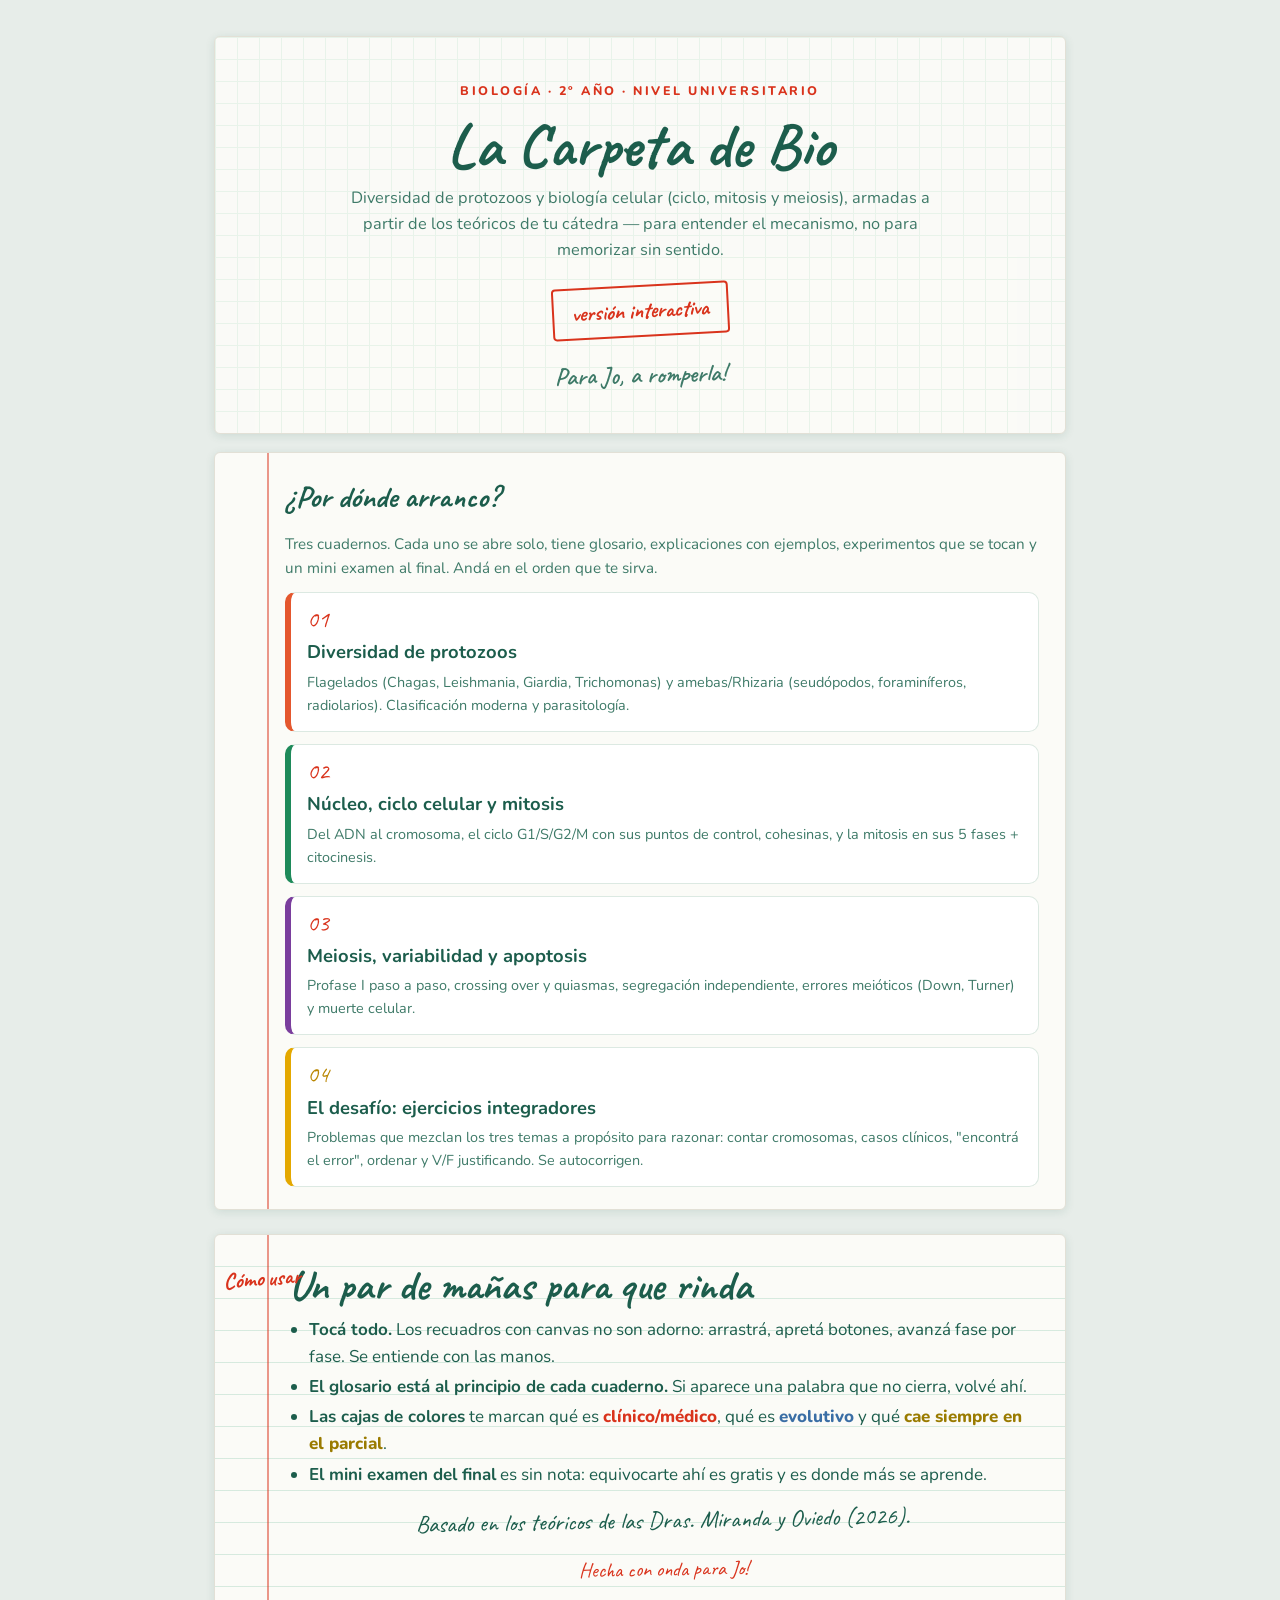
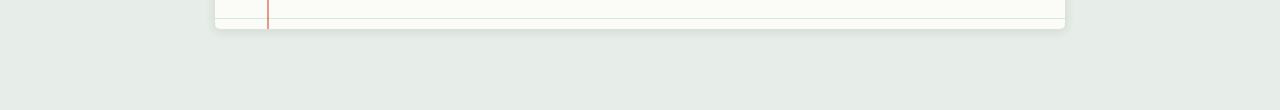
<file: index.html>
<!DOCTYPE html>
<html lang="es">
<head>
<meta charset="UTF-8">
<meta name="viewport" content="width=device-width, initial-scale=1.0">
<title>La Carpeta de Biología · Jo</title>
<link rel="preconnect" href="https://fonts.googleapis.com">
<link href="https://fonts.googleapis.com/css2?family=Caveat:wght@600;700&family=Nunito:wght@400;600;700;800&display=swap" rel="stylesheet">
<link rel="stylesheet" href="estilos.css">
</head>
<body>
<div class="carpeta">

  <header class="caratula">
    <div class="materia">Biología · 2º año · Nivel universitario</div>
    <h1>La Carpeta de Bio</h1>
    <p class="sub">Diversidad de protozoos y biología celular (ciclo, mitosis y meiosis), armadas a partir de los teóricos de tu cátedra — para entender el mecanismo, no para memorizar sin sentido.</p>
    <div class="sello">versión interactiva</div>
    <div class="dedicatoria">Para Jo, a romperla!</div>
  </header>

  <nav class="indice">
    <h2>¿Por dónde arranco?</h2>
    <p style="margin:0 0 12px;color:var(--tinta-suave);font-size:.95rem">Tres cuadernos. Cada uno se abre solo, tiene glosario, explicaciones con ejemplos, experimentos que se tocan y un mini examen al final. Andá en el orden que te sirva.</p>
    <div class="temas">
      <a class="tema-card proto" href="protozoos.html">
        <span class="n">01</span>
        <h3>Diversidad de protozoos</h3>
        <p>Flagelados (Chagas, Leishmania, Giardia, Trichomonas) y amebas/Rhizaria (seudópodos, foraminíferos, radiolarios). Clasificación moderna y parasitología.</p>
      </a>
      <a class="tema-card mit" href="ciclo-mitosis.html">
        <span class="n">02</span>
        <h3>Núcleo, ciclo celular y mitosis</h3>
        <p>Del ADN al cromosoma, el ciclo G1/S/G2/M con sus puntos de control, cohesinas, y la mitosis en sus 5 fases + citocinesis.</p>
      </a>
      <a class="tema-card mei" href="meiosis.html">
        <span class="n">03</span>
        <h3>Meiosis, variabilidad y apoptosis</h3>
        <p>Profase I paso a paso, crossing over y quiasmas, segregación independiente, errores meióticos (Down, Turner) y muerte celular.</p>
      </a>
      <a class="tema-card des" href="ejercicios.html">
        <span class="n">04</span>
        <h3>El desafío: ejercicios integradores</h3>
        <p>Problemas que mezclan los tres temas a propósito para razonar: contar cromosomas, casos clínicos, "encontrá el error", ordenar y V/F justificando. Se autocorrigen.</p>
      </a>
    </div>
  </nav>

  <section class="hoja">
    <span class="num">Cómo usar</span>
    <h2>Un par de mañas para que rinda</h2>
    <ul>
      <li><b>Tocá todo.</b> Los recuadros con canvas no son adorno: arrastrá, apretá botones, avanzá fase por fase. Se entiende con las manos.</li>
      <li><b>El glosario está al principio de cada cuaderno.</b> Si aparece una palabra que no cierra, volvé ahí.</li>
      <li><b>Las cajas de colores</b> te marcan qué es <span class="rojo">clínico/médico</span>, qué es <span class="azul">evolutivo</span> y qué <span style="color:#9a7b00;font-weight:800">cae siempre en el parcial</span>.</li>
      <li><b>El mini examen del final</b> es sin nota: equivocarte ahí es gratis y es donde más se aprende.</li>
    </ul>
    <p class="cierre">Basado en los teóricos de las Dras. Miranda y Oviedo (2026).</p>
    <p class="cierre chico">Hecha con onda para Jo!</p>
  </section>

</div>
</body>
</html>
</file>
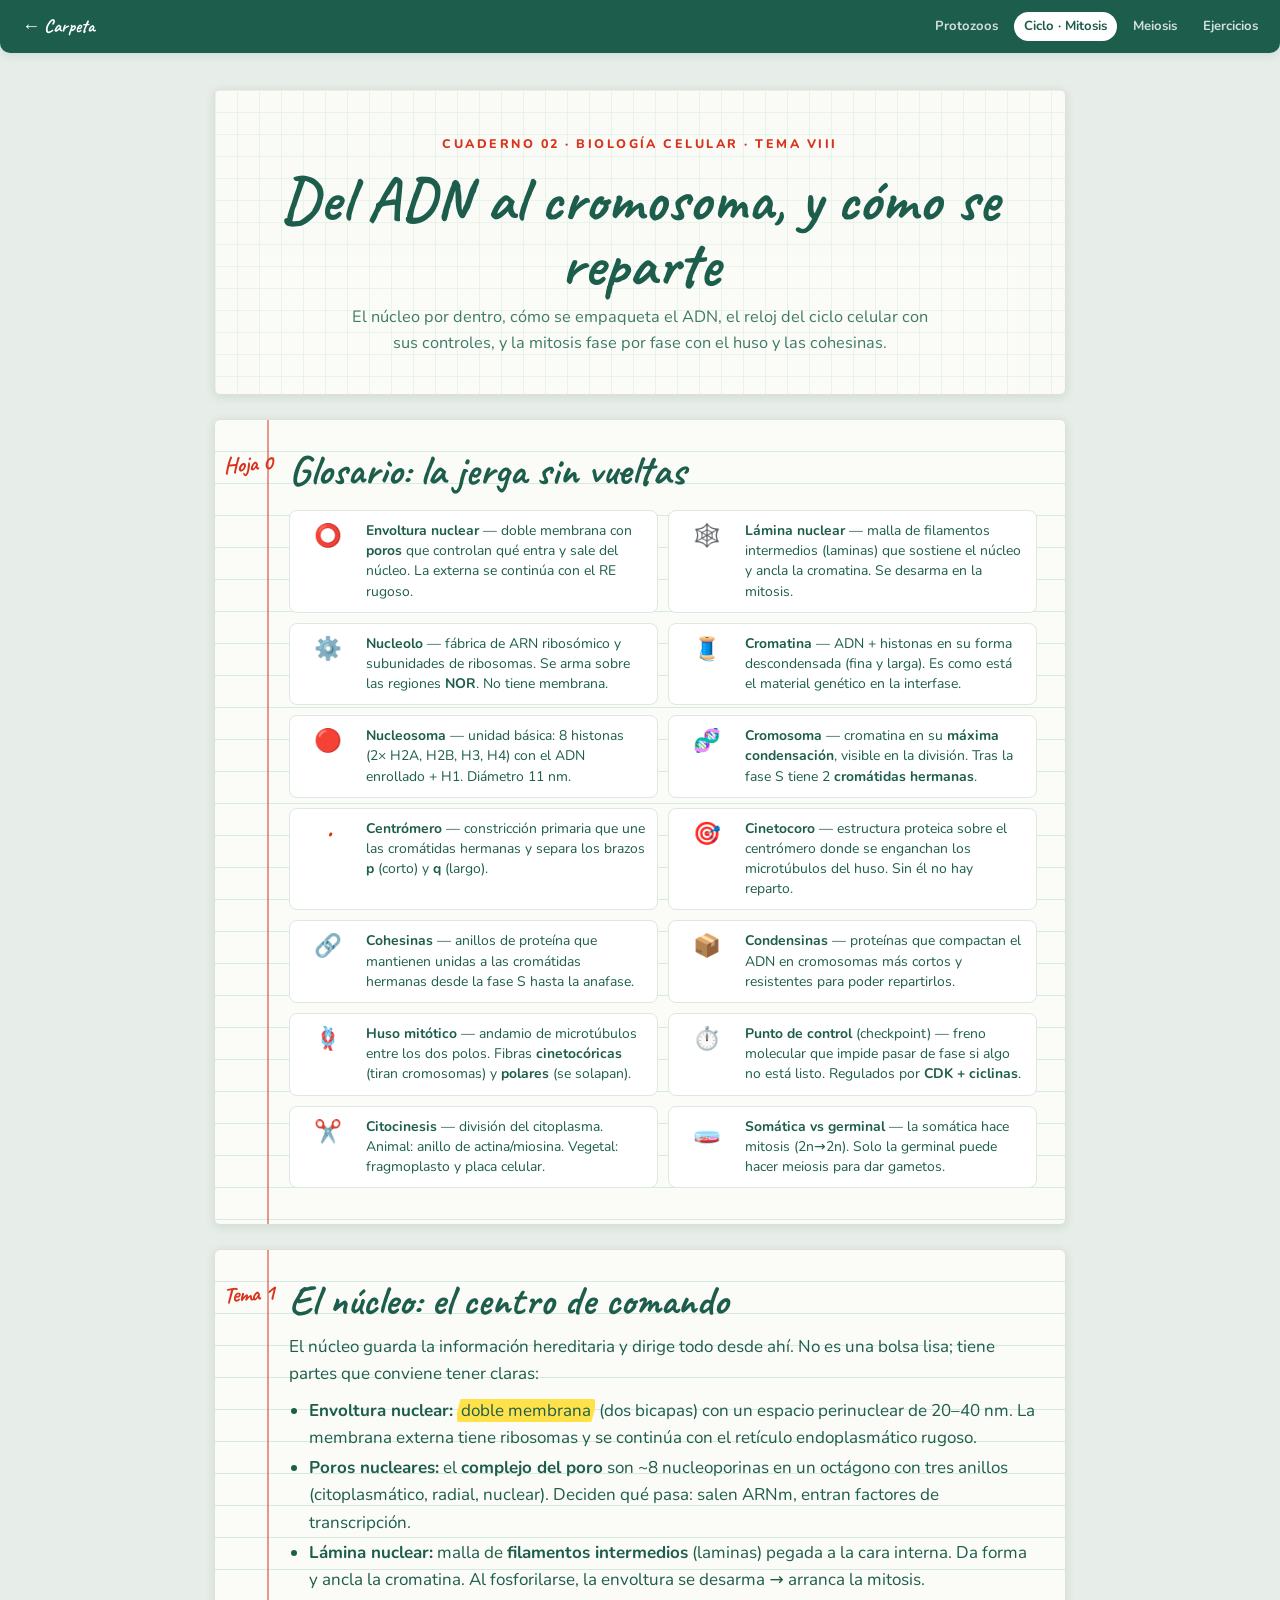
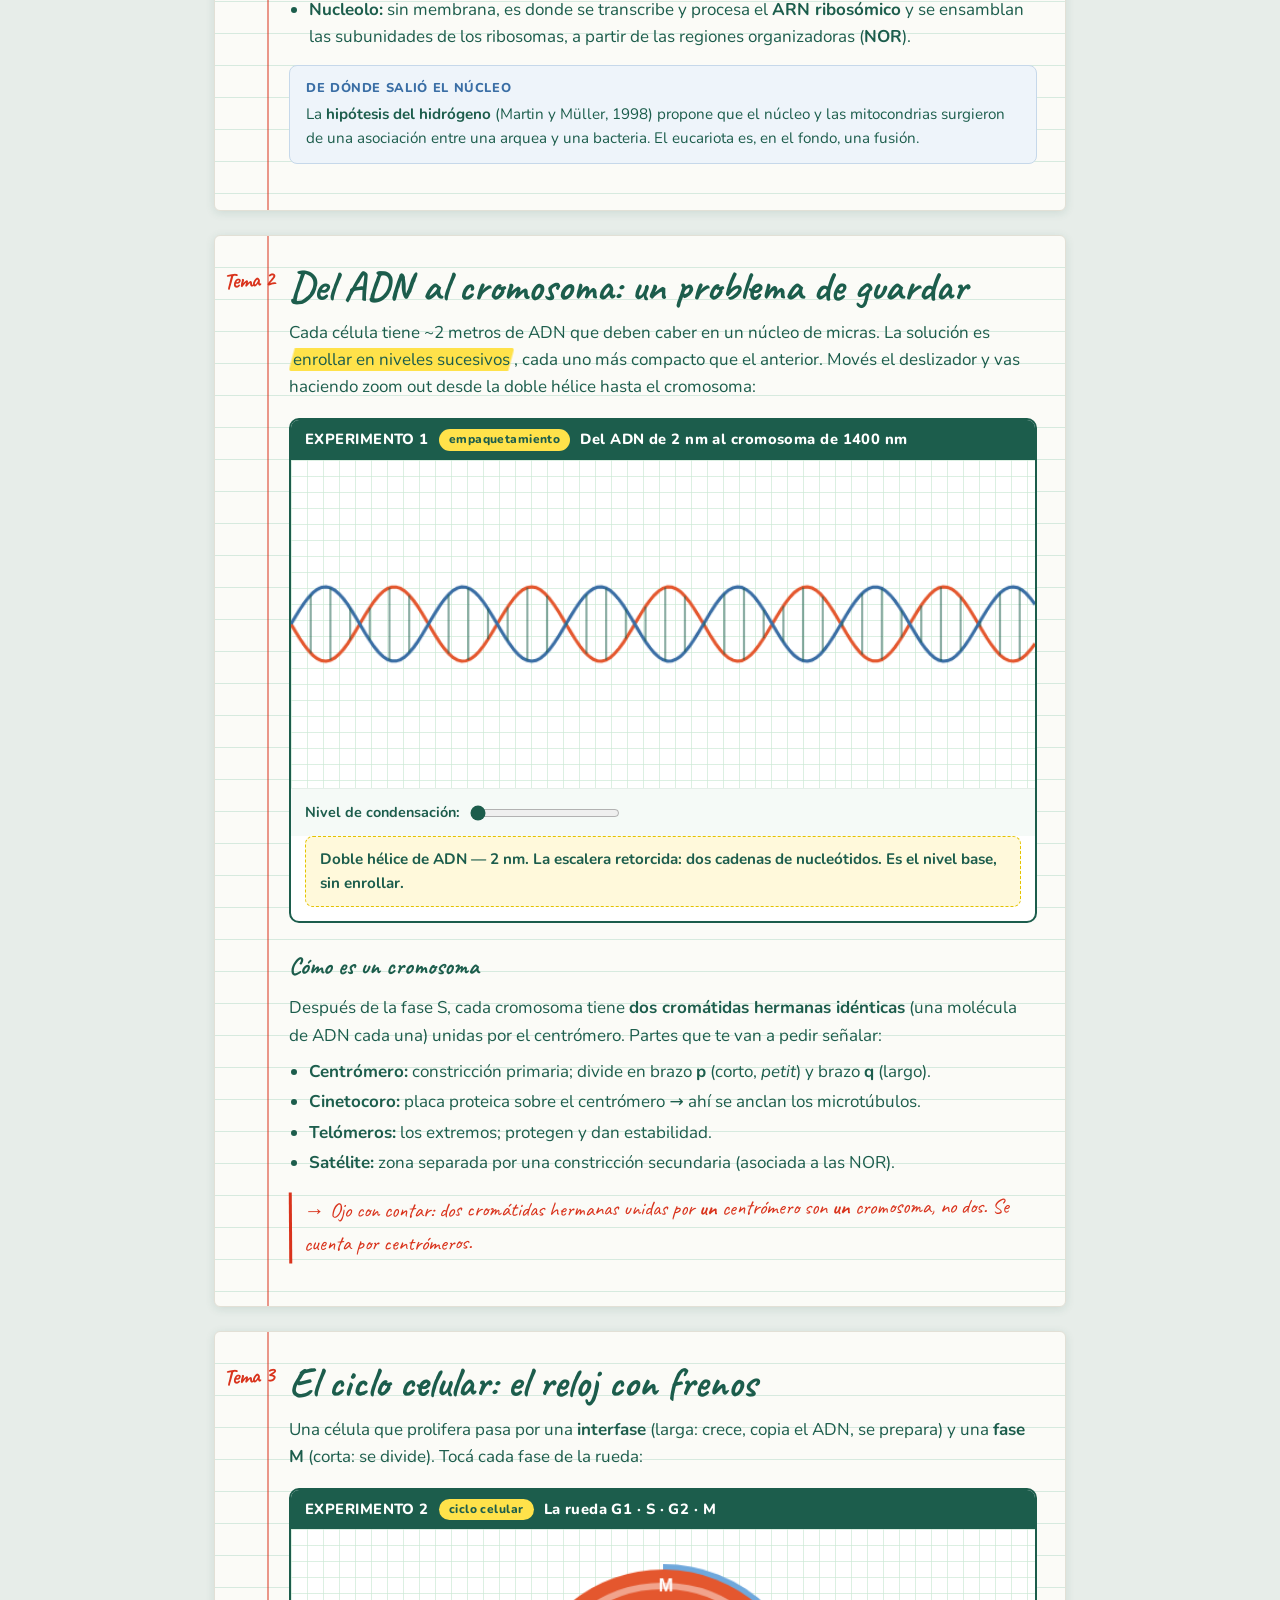
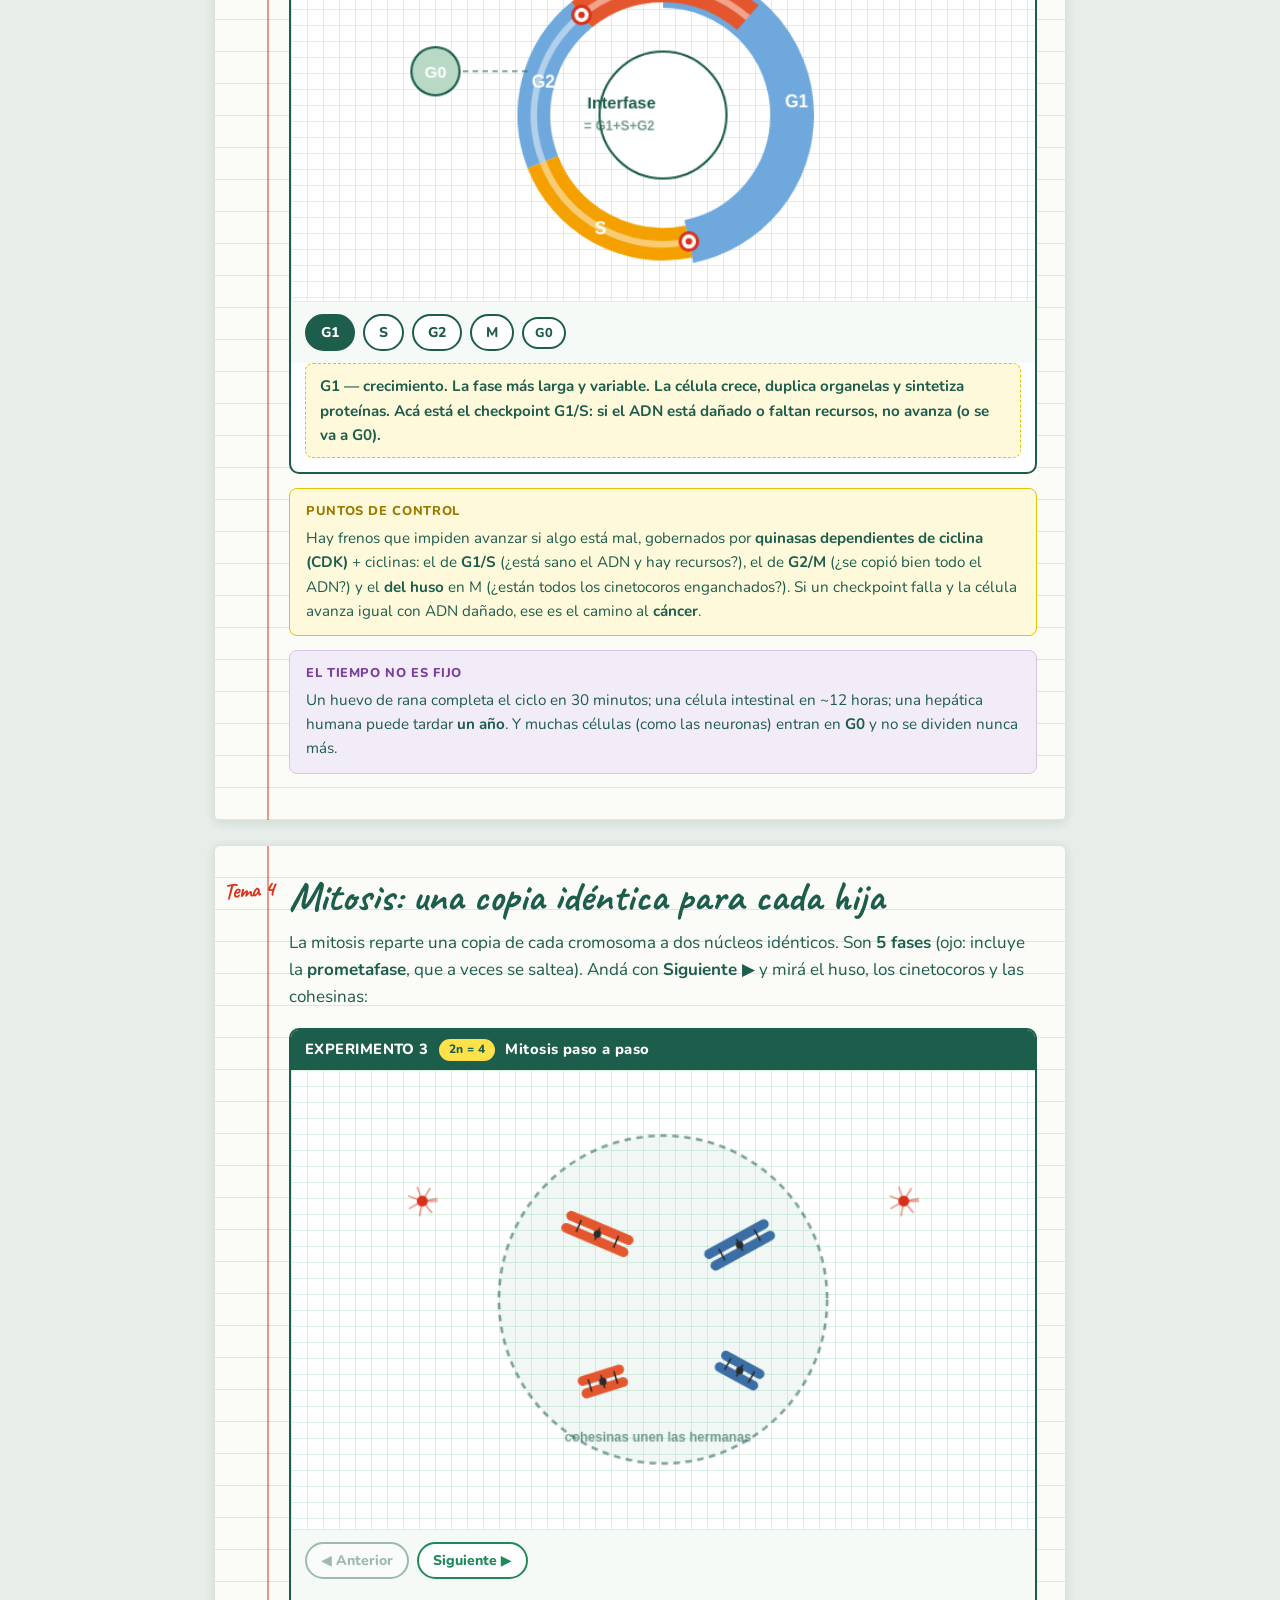
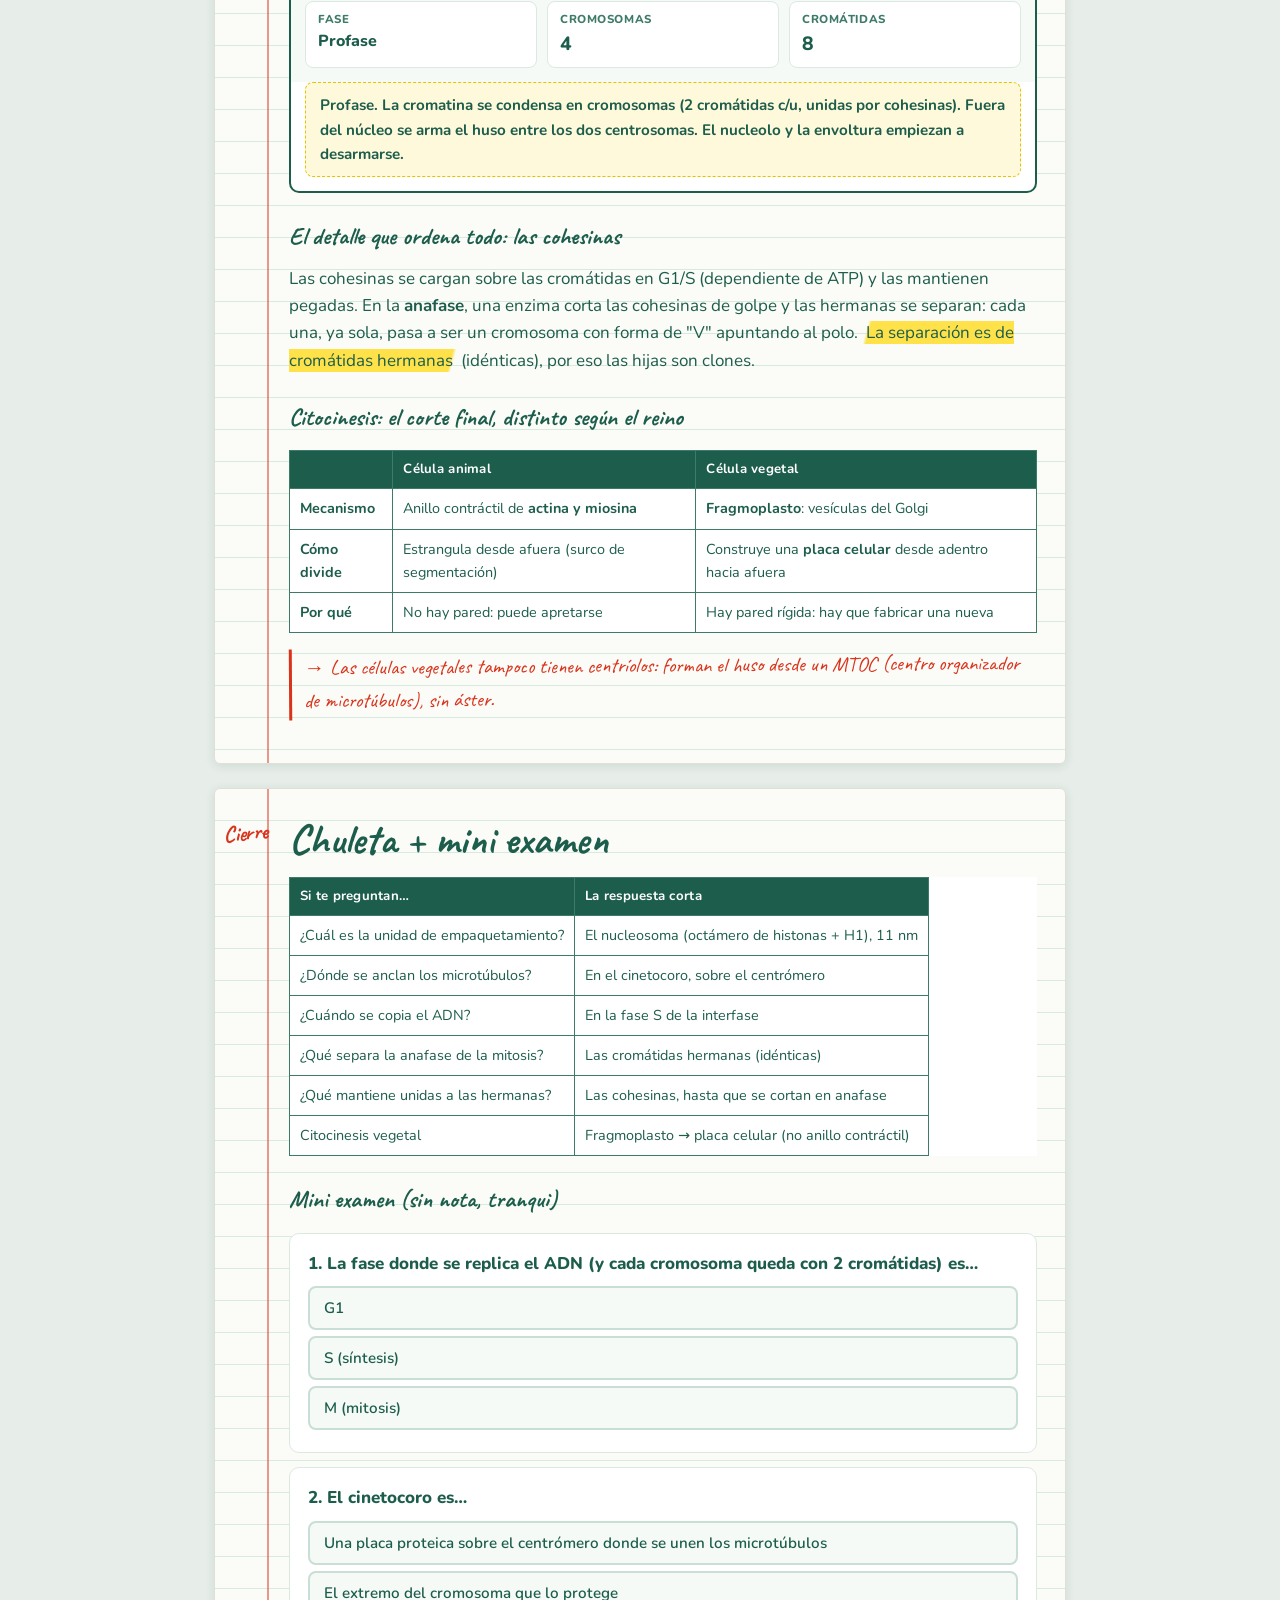
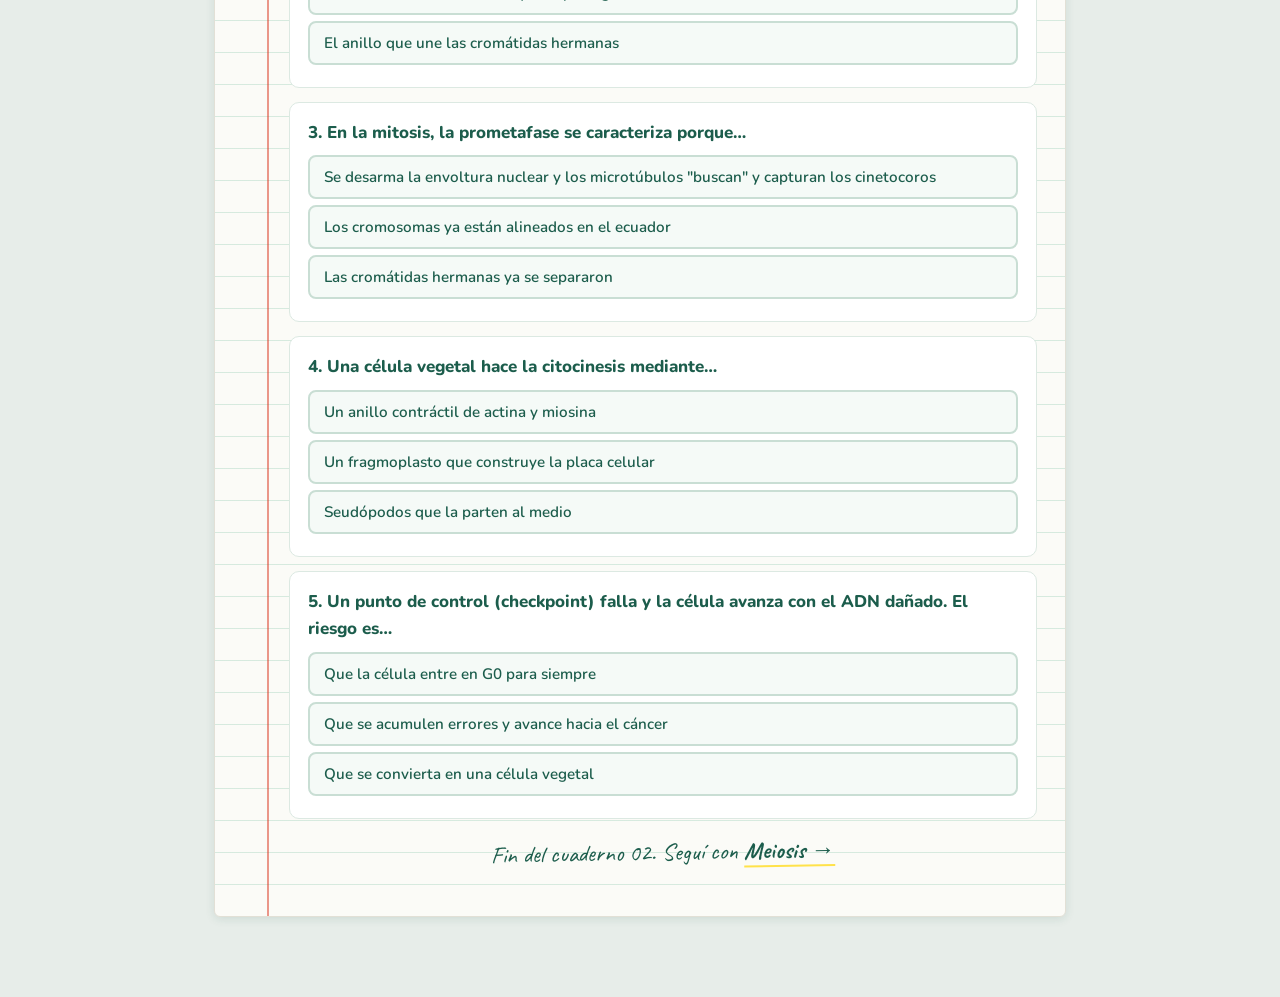
<file: ciclo-mitosis.html>
<!DOCTYPE html>
<html lang="es">
<head>
<meta charset="UTF-8">
<meta name="viewport" content="width=device-width, initial-scale=1.0">
<title>02 · Núcleo, ciclo celular y mitosis</title>
<link rel="preconnect" href="https://fonts.googleapis.com">
<link href="https://fonts.googleapis.com/css2?family=Caveat:wght@600;700&family=Nunito:wght@400;600;700;800&display=swap" rel="stylesheet">
<link rel="stylesheet" href="estilos.css">
</head>
<body>
<nav class="navbar">
  <a class="inicio" href="index.html">← Carpeta</a>
  <a href="protozoos.html">Protozoos</a>
  <a class="actual" href="ciclo-mitosis.html">Ciclo · Mitosis</a>
  <a href="meiosis.html">Meiosis</a>
  <a href="ejercicios.html">Ejercicios</a>
</nav>
<div class="carpeta">

  <header class="caratula">
    <div class="materia">Cuaderno 02 · Biología celular · Tema VIII</div>
    <h1>Del ADN al cromosoma, y cómo se reparte</h1>
    <p class="sub">El núcleo por dentro, cómo se empaqueta el ADN, el reloj del ciclo celular con sus controles, y la mitosis fase por fase con el huso y las cohesinas.</p>
  </header>

  <!-- GLOSARIO -->
  <section class="hoja" id="glosario">
    <span class="num">Hoja 0</span>
    <h2>Glosario: la jerga sin vueltas</h2>
    <div class="glosario-grid">
      <div class="termino"><span class="simbolo">⭕</span><span class="def"><b>Envoltura nuclear</b> — doble membrana con <b>poros</b> que controlan qué entra y sale del núcleo. La externa se continúa con el RE rugoso.</span></div>
      <div class="termino"><span class="simbolo">🕸️</span><span class="def"><b>Lámina nuclear</b> — malla de filamentos intermedios (laminas) que sostiene el núcleo y ancla la cromatina. Se desarma en la mitosis.</span></div>
      <div class="termino"><span class="simbolo">⚙️</span><span class="def"><b>Nucleolo</b> — fábrica de ARN ribosómico y subunidades de ribosomas. Se arma sobre las regiones <b>NOR</b>. No tiene membrana.</span></div>
      <div class="termino"><span class="simbolo">🧵</span><span class="def"><b>Cromatina</b> — ADN + histonas en su forma descondensada (fina y larga). Es como está el material genético en la interfase.</span></div>
      <div class="termino"><span class="simbolo">🔴</span><span class="def"><b>Nucleosoma</b> — unidad básica: 8 histonas (2× H2A, H2B, H3, H4) con el ADN enrollado + H1. Diámetro 11 nm.</span></div>
      <div class="termino"><span class="simbolo">🧬</span><span class="def"><b>Cromosoma</b> — cromatina en su <b>máxima condensación</b>, visible en la división. Tras la fase S tiene 2 <b>cromátidas hermanas</b>.</span></div>
      <div class="termino"><span class="simbolo">•</span><span class="def"><b>Centrómero</b> — constricción primaria que une las cromátidas hermanas y separa los brazos <b>p</b> (corto) y <b>q</b> (largo).</span></div>
      <div class="termino"><span class="simbolo">🎯</span><span class="def"><b>Cinetocoro</b> — estructura proteica sobre el centrómero donde se enganchan los microtúbulos del huso. Sin él no hay reparto.</span></div>
      <div class="termino"><span class="simbolo">🔗</span><span class="def"><b>Cohesinas</b> — anillos de proteína que mantienen unidas a las cromátidas hermanas desde la fase S hasta la anafase.</span></div>
      <div class="termino"><span class="simbolo">📦</span><span class="def"><b>Condensinas</b> — proteínas que compactan el ADN en cromosomas más cortos y resistentes para poder repartirlos.</span></div>
      <div class="termino"><span class="simbolo">🪢</span><span class="def"><b>Huso mitótico</b> — andamio de microtúbulos entre los dos polos. Fibras <b>cinetocóricas</b> (tiran cromosomas) y <b>polares</b> (se solapan).</span></div>
      <div class="termino"><span class="simbolo">⏱️</span><span class="def"><b>Punto de control</b> (checkpoint) — freno molecular que impide pasar de fase si algo no está listo. Regulados por <b>CDK + ciclinas</b>.</span></div>
      <div class="termino"><span class="simbolo">✂️</span><span class="def"><b>Citocinesis</b> — división del citoplasma. Animal: anillo de actina/miosina. Vegetal: fragmoplasto y placa celular.</span></div>
      <div class="termino"><span class="simbolo">🧫</span><span class="def"><b>Somática vs germinal</b> — la somática hace mitosis (2n→2n). Solo la germinal puede hacer meiosis para dar gametos.</span></div>
    </div>
  </section>

  <!-- NÚCLEO -->
  <section class="hoja" id="nucleo">
    <span class="num">Tema 1</span>
    <h2>El núcleo: el centro de comando</h2>
    <p>El núcleo guarda la información hereditaria y dirige todo desde ahí. No es una bolsa lisa; tiene partes que conviene tener claras:</p>
    <ul>
      <li><b>Envoltura nuclear:</b> <mark>doble membrana</mark> (dos bicapas) con un espacio perinuclear de 20–40 nm. La membrana externa tiene ribosomas y se continúa con el retículo endoplasmático rugoso.</li>
      <li><b>Poros nucleares:</b> el <b>complejo del poro</b> son ~8 nucleoporinas en un octágono con tres anillos (citoplasmático, radial, nuclear). Deciden qué pasa: salen ARNm, entran factores de transcripción.</li>
      <li><b>Lámina nuclear:</b> malla de <b>filamentos intermedios</b> (laminas) pegada a la cara interna. Da forma y ancla la cromatina. Al fosforilarse, la envoltura se desarma → arranca la mitosis.</li>
      <li><b>Nucleolo:</b> sin membrana, es donde se transcribe y procesa el <b>ARN ribosómico</b> y se ensamblan las subunidades de los ribosomas, a partir de las regiones organizadoras (<b>NOR</b>).</li>
    </ul>
    <div class="caja evolutivo"><span class="cab">De dónde salió el núcleo</span>La <b>hipótesis del hidrógeno</b> (Martin y Müller, 1998) propone que el núcleo y las mitocondrias surgieron de una asociación entre una arquea y una bacteria. El eucariota es, en el fondo, una fusión.</div>
  </section>

  <!-- EMPAQUETAMIENTO -->
  <section class="hoja" id="empaquetamiento">
    <span class="num">Tema 2</span>
    <h2>Del ADN al cromosoma: un problema de guardar</h2>
    <p>Cada célula tiene ~2 metros de ADN que deben caber en un núcleo de micras. La solución es <mark>enrollar en niveles sucesivos</mark>, cada uno más compacto que el anterior. Movés el deslizador y vas haciendo zoom out desde la doble hélice hasta el cromosoma:</p>

    <div class="experimento">
      <div class="titulo">EXPERIMENTO 1 <span class="tag">empaquetamiento</span> Del ADN de 2 nm al cromosoma de 1400 nm</div>
      <canvas id="cvpack" class="lienzo" width="680" height="300"></canvas>
      <div class="panel">
        <div class="grupo" style="flex:1">
          <label for="pack">Nivel de condensación:</label>
          <input type="range" id="pack" min="0" max="4" step="1" value="0">
        </div>
      </div>
      <div class="veredicto" id="pack_v"></div>
    </div>

    <h3>Cómo es un cromosoma</h3>
    <p>Después de la fase S, cada cromosoma tiene <b>dos cromátidas hermanas idénticas</b> (una molécula de ADN cada una) unidas por el centrómero. Partes que te van a pedir señalar:</p>
    <ul>
      <li><b>Centrómero:</b> constricción primaria; divide en brazo <b>p</b> (corto, <i>petit</i>) y brazo <b>q</b> (largo).</li>
      <li><b>Cinetocoro:</b> placa proteica sobre el centrómero → ahí se anclan los microtúbulos.</li>
      <li><b>Telómeros:</b> los extremos; protegen y dan estabilidad.</li>
      <li><b>Satélite:</b> zona separada por una constricción secundaria (asociada a las NOR).</li>
    </ul>
    <div class="nota">→ Ojo con contar: dos cromátidas hermanas unidas por <b>un</b> centrómero son <b>un</b> cromosoma, no dos. Se cuenta por centrómeros.</div>
  </section>

  <!-- CICLO CELULAR -->
  <section class="hoja" id="ciclo">
    <span class="num">Tema 3</span>
    <h2>El ciclo celular: el reloj con frenos</h2>
    <p>Una célula que prolifera pasa por una <b>interfase</b> (larga: crece, copia el ADN, se prepara) y una <b>fase M</b> (corta: se divide). Tocá cada fase de la rueda:</p>

    <div class="experimento">
      <div class="titulo">EXPERIMENTO 2 <span class="tag">ciclo celular</span> La rueda G1 · S · G2 · M</div>
      <canvas id="cvciclo" class="lienzo" width="680" height="340"></canvas>
      <div class="panel">
        <div class="grupo">
          <button class="tab activo" data-fase="G1" id="cg1">G1</button>
          <button class="tab" data-fase="S" id="cs">S</button>
          <button class="tab" data-fase="G2" id="cg2">G2</button>
          <button class="tab" data-fase="M" id="cm">M</button>
          <button class="tab chico" data-fase="G0" id="cg0">G0</button>
        </div>
      </div>
      <div class="veredicto" id="ciclo_v"></div>
    </div>

    <div class="caja examen"><span class="cab">Puntos de control</span>Hay frenos que impiden avanzar si algo está mal, gobernados por <b>quinasas dependientes de ciclina (CDK)</b> + ciclinas: el de <b>G1/S</b> (¿está sano el ADN y hay recursos?), el de <b>G2/M</b> (¿se copió bien todo el ADN?) y el <b>del huso</b> en M (¿están todos los cinetocoros enganchados?). Si un checkpoint falla y la célula avanza igual con ADN dañado, ese es el camino al <b>cáncer</b>.</div>
    <div class="caja dato"><span class="cab">El tiempo no es fijo</span>Un huevo de rana completa el ciclo en 30 minutos; una célula intestinal en ~12 horas; una hepática humana puede tardar <b>un año</b>. Y muchas células (como las neuronas) entran en <b>G0</b> y no se dividen nunca más.</div>
  </section>

  <!-- MITOSIS -->
  <section class="hoja" id="mitosis">
    <span class="num">Tema 4</span>
    <h2>Mitosis: una copia idéntica para cada hija</h2>
    <p>La mitosis reparte una copia de cada cromosoma a dos núcleos idénticos. Son <b>5 fases</b> (ojo: incluye la <b>prometafase</b>, que a veces se saltea). Andá con <b>Siguiente ▶</b> y mirá el huso, los cinetocoros y las cohesinas:</p>

    <div class="experimento">
      <div class="titulo">EXPERIMENTO 3 <span class="tag">2n = 4</span> Mitosis paso a paso</div>
      <canvas id="cvmit" class="lienzo" width="680" height="420"></canvas>
      <div class="panel">
        <div class="grupo">
          <button class="tab" id="mprev">◀ Anterior</button>
          <button class="tab go" id="mnext">Siguiente ▶</button>
        </div>
      </div>
      <div class="marcadores">
        <div class="marcador"><div class="k">Fase</div><div class="v" id="mfase" style="font-size:1rem">Profase</div></div>
        <div class="marcador"><div class="k">Cromosomas</div><div class="v" id="mcrom">4</div></div>
        <div class="marcador"><div class="k">Cromátidas</div><div class="v" id="mcrt">8</div></div>
      </div>
      <div class="veredicto" id="mit_v"></div>
    </div>

    <h3>El detalle que ordena todo: las cohesinas</h3>
    <p>Las cohesinas se cargan sobre las cromátidas en G1/S (dependiente de ATP) y las mantienen pegadas. En la <b>anafase</b>, una enzima corta las cohesinas de golpe y las hermanas se separan: cada una, ya sola, pasa a ser un cromosoma con forma de "V" apuntando al polo. <mark>La separación es de cromátidas hermanas</mark> (idénticas), por eso las hijas son clones.</p>

    <h3>Citocinesis: el corte final, distinto según el reino</h3>
    <table class="chuleta">
      <thead><tr><th></th><th>Célula animal</th><th>Célula vegetal</th></tr></thead>
      <tbody>
        <tr><td><b>Mecanismo</b></td><td>Anillo contráctil de <b>actina y miosina</b></td><td><b>Fragmoplasto</b>: vesículas del Golgi</td></tr>
        <tr><td><b>Cómo divide</b></td><td>Estrangula desde afuera (surco de segmentación)</td><td>Construye una <b>placa celular</b> desde adentro hacia afuera</td></tr>
        <tr><td><b>Por qué</b></td><td>No hay pared: puede apretarse</td><td>Hay pared rígida: hay que fabricar una nueva</td></tr>
      </tbody>
    </table>
    <div class="nota">→ Las células vegetales tampoco tienen centríolos: forman el huso desde un MTOC (centro organizador de microtúbulos), sin áster.</div>
  </section>

  <!-- CHULETA + QUIZ -->
  <section class="hoja" id="chuleta">
    <span class="num">Cierre</span>
    <h2>Chuleta + mini examen</h2>
    <table class="chuleta">
      <thead><tr><th>Si te preguntan…</th><th>La respuesta corta</th></tr></thead>
      <tbody>
        <tr><td>¿Cuál es la unidad de empaquetamiento?</td><td>El nucleosoma (octámero de histonas + H1), 11 nm</td></tr>
        <tr><td>¿Dónde se anclan los microtúbulos?</td><td>En el cinetocoro, sobre el centrómero</td></tr>
        <tr><td>¿Cuándo se copia el ADN?</td><td>En la fase S de la interfase</td></tr>
        <tr><td>¿Qué separa la anafase de la mitosis?</td><td>Las cromátidas hermanas (idénticas)</td></tr>
        <tr><td>¿Qué mantiene unidas a las hermanas?</td><td>Las cohesinas, hasta que se cortan en anafase</td></tr>
        <tr><td>Citocinesis vegetal</td><td>Fragmoplasto → placa celular (no anillo contráctil)</td></tr>
      </tbody>
    </table>

    <h3>Mini examen (sin nota, tranqui)</h3>

    <div class="pregunta">
      <p class="q">1. La fase donde se replica el ADN (y cada cromosoma queda con 2 cromátidas) es…</p>
      <button class="opcion" data-q="1" data-ok="">G1</button>
      <button class="opcion" data-q="1" data-ok="0">S (síntesis)</button>
      <button class="opcion" data-q="1" data-ok="">M (mitosis)</button>
      <div class="feedback" id="f1"></div>
    </div>

    <div class="pregunta">
      <p class="q">2. El cinetocoro es…</p>
      <button class="opcion" data-q="2" data-ok="0">Una placa proteica sobre el centrómero donde se unen los microtúbulos</button>
      <button class="opcion" data-q="2" data-ok="">El extremo del cromosoma que lo protege</button>
      <button class="opcion" data-q="2" data-ok="">El anillo que une las cromátidas hermanas</button>
      <div class="feedback" id="f2"></div>
    </div>

    <div class="pregunta">
      <p class="q">3. En la mitosis, la prometafase se caracteriza porque…</p>
      <button class="opcion" data-q="3" data-ok="0">Se desarma la envoltura nuclear y los microtúbulos "buscan" y capturan los cinetocoros</button>
      <button class="opcion" data-q="3" data-ok="">Los cromosomas ya están alineados en el ecuador</button>
      <button class="opcion" data-q="3" data-ok="">Las cromátidas hermanas ya se separaron</button>
      <div class="feedback" id="f3"></div>
    </div>

    <div class="pregunta">
      <p class="q">4. Una célula vegetal hace la citocinesis mediante…</p>
      <button class="opcion" data-q="4" data-ok="">Un anillo contráctil de actina y miosina</button>
      <button class="opcion" data-q="4" data-ok="0">Un fragmoplasto que construye la placa celular</button>
      <button class="opcion" data-q="4" data-ok="">Seudópodos que la parten al medio</button>
      <div class="feedback" id="f4"></div>
    </div>

    <div class="pregunta">
      <p class="q">5. Un punto de control (checkpoint) falla y la célula avanza con el ADN dañado. El riesgo es…</p>
      <button class="opcion" data-q="5" data-ok="">Que la célula entre en G0 para siempre</button>
      <button class="opcion" data-q="5" data-ok="0">Que se acumulen errores y avance hacia el cáncer</button>
      <button class="opcion" data-q="5" data-ok="">Que se convierta en una célula vegetal</button>
      <div class="feedback" id="f5"></div>
    </div>

    <p class="cierre">Fin del cuaderno 02. Seguí con <a class="link" href="meiosis.html">Meiosis →</a></p>
  </section>

</div>
<script src="comun.js"></script>
<script>
window.EXPLICA = {
  "1":"El ADN se replica en la fase S. Antes (G1) el cromosoma tiene 1 cromátida; después (G2, M) tiene 2 hermanas unidas por cohesinas.",
  "2":"El cinetocoro es la placa proteica sobre el centrómero: el punto de anclaje de los microtúbulos del huso. Sin cinetocoro no hay reparto.",
  "3":"En prometafase la envoltura ya se fragmentó y los microtúbulos, con movimientos dinámicos, capturan los cinetocoros y arrastran los cromosomas al centro.",
  "4":"Como tiene pared rígida, la vegetal construye una placa celular desde adentro con vesículas del Golgi (fragmoplasto). El anillo de actina/miosina es de la animal.",
  "5":"Los checkpoints frenan a la célula con ADN dañado. Si se saltan, se acumulan mutaciones: es el camino hacia la transformación cancerosa."
};

/* ============ EXP 1: empaquetamiento ============ */
(function(){
  const cv=$("cvpack"); if(!cv) return;
  const {ctx,W,H}=setupCanvas(cv);
  const cy=H/2;
  const info=[
    ["Doble hélice de ADN — 2 nm","La escalera retorcida: dos cadenas de nucleótidos. Es el nivel base, sin enrollar."],
    ["Nucleosomas (collar de perlas) — 11 nm","El ADN se enrolla sobre un octámero de histonas (2× H2A, H2B, H3, H4). La H1 sella la vuelta."],
    ["Fibra de 30 nm (solenoide)","Los nucleosomas se apilan en zig-zag gracias a la H1. Es la cromatina del núcleo en interfase."],
    ["Bucles de 300 nm","La fibra de 30 nm forma lazos anclados a un armazón proteico. Gran salto de compactación."],
    ["Cromosoma metafásico — 1400 nm","Máxima condensación (condensinas). Dos cromátidas hermanas visibles al microscopio."]
  ];
  function helice(){
    ctx.lineWidth=3;
    for(let s=0;s<2;s++){
      ctx.strokeStyle=s?COL.azul:COL.naranja; ctx.beginPath();
      for(let i=0;i<=W;i+=4){ const y=cy+Math.sin(i*0.05+s*Math.PI)*34; i?ctx.lineTo(i,y):ctx.moveTo(i,y); }
      ctx.stroke();
    }
    ctx.strokeStyle="rgba(28,93,76,.5)"; ctx.lineWidth=2;
    for(let i=0;i<=W;i+=18){ ctx.beginPath(); ctx.moveTo(i,cy+Math.sin(i*0.05)*34); ctx.lineTo(i,cy+Math.sin(i*0.05+Math.PI)*34); ctx.stroke(); }
  }
  function perlas(){
    ctx.strokeStyle="rgba(28,93,76,.5)"; ctx.lineWidth=2; ctx.beginPath();
    for(let i=0;i<=W;i+=4){ const y=cy+Math.sin(i*0.08)*16; i?ctx.lineTo(i,y):ctx.moveTo(i,y);} ctx.stroke();
    for(let i=40;i<W;i+=64){ const y=cy+Math.sin(i*0.08)*16;
      ctx.fillStyle=COL.violeta; ctx.strokeStyle=COL.tinta; ctx.lineWidth=2;
      ctx.beginPath(); ctx.arc(i,y,15,0,7); ctx.fill(); ctx.stroke(); }
    etiqueta(ctx,"histonas",44,cy-34,COL.violeta,13);
  }
  function solenoide(){
    ctx.fillStyle=COL.violeta; ctx.strokeStyle=COL.tinta; ctx.lineWidth=1.5;
    for(let i=30;i<W-20;i+=22){ const y=cy+Math.sin(i*0.12)*40;
      ctx.beginPath(); ctx.arc(i,y,12,0,7); ctx.fill(); ctx.stroke(); }
    etiqueta(ctx,"fibra 30 nm en zig-zag",40,cy-52,COL.tinta,13);
  }
  function bucles(){
    ctx.strokeStyle=COL.tinta; ctx.lineWidth=4; ctx.beginPath(); ctx.moveTo(60,cy); ctx.lineTo(W-60,cy); ctx.stroke();
    etiqueta(ctx,"armazón proteico",W/2-60,cy+64,"rgba(28,93,76,.6)",12);
    ctx.strokeStyle=COL.violeta; ctx.lineWidth=6; ctx.lineCap="round";
    for(let i=90;i<W-70;i+=54){
      const up=(i/54)%2<1?-1:1;
      ctx.beginPath(); ctx.moveTo(i,cy); ctx.bezierCurveTo(i-16,cy+up*90,i+40,cy+up*90,i+24,cy); ctx.stroke();
    }
    ctx.lineCap="butt";
  }
  function cromosoma(){
    const cx=W/2;
    ctx.strokeStyle=COL.violeta; ctx.lineWidth=22; ctx.lineCap="round";
    [-12,12].forEach(function(dx){
      ctx.beginPath(); ctx.moveTo(cx+dx-14,cy-80); ctx.lineTo(cx+dx+6,cy-8);
      ctx.lineTo(cx+dx-14,cy+80); ctx.stroke(); // ligera V
    });
    ctx.fillStyle="#2b2b2b"; ctx.beginPath(); ctx.arc(cx,cy,7,0,7); ctx.fill();
    ctx.lineCap="butt";
    etiqueta(ctx,"centrómero",cx+22,cy+5,COL.tinta,13);
    etiqueta(ctx,"2 cromátidas hermanas",cx-70,cy-96,COL.violeta,13);
  }
  function dibujar(){
    ctx.clearRect(0,0,W,H);
    const n=+$("pack").value;
    [helice,perlas,solenoide,bucles,cromosoma][n]();
    $("pack_v").innerHTML="<b>"+info[n][0]+".</b> "+info[n][1];
  }
  $("pack").addEventListener("input",dibujar);
  dibujar();
})();

/* ============ EXP 2: rueda del ciclo celular ============ */
(function(){
  const cv=$("cvciclo"); if(!cv) return;
  const {ctx,W,H}=setupCanvas(cv);
  const cx=W/2, cy=H/2, R=118, r=64;
  // fase: [inicio, fin] en fracción de vuelta, empezando arriba y en sentido horario
  const segs={
    G1:{a:0.00,b:0.42,col:"#6FA8DC",txt:"<b>G1 — crecimiento.</b> La fase más larga y variable. La célula crece, duplica organelas y sintetiza proteínas. Acá está el checkpoint G1/S: si el ADN está dañado o faltan recursos, no avanza (o se va a G0)."},
    S:{a:0.42,b:0.62,col:"#F4A100",txt:"<b>S — síntesis.</b> Se replica todo el ADN: cada cromosoma pasa a tener 2 cromátidas hermanas unidas por cohesinas. También se duplica el centrosoma."},
    G2:{a:0.62,b:0.80,col:"#6FA8DC",txt:"<b>G2 — preparación.</b> La célula ensambla lo necesario para dividirse. Checkpoint G2/M: verifica que el ADN se copió completo y sin errores antes de entrar en mitosis."},
    M:{a:0.80,b:1.00,col:"#E4572E",txt:"<b>M — mitosis + citocinesis.</b> La fase corta: se divide el núcleo y luego el citoplasma. Tiene el checkpoint del huso: no separa cromátidas hasta que todos los cinetocoros estén enganchados."}
  };
  let sel="G1";
  function arco(a,b,rad,col,ancho){
    ctx.strokeStyle=col; ctx.lineWidth=ancho;
    ctx.beginPath(); ctx.arc(cx,cy,rad,a*7-Math.PI/2,b*7-Math.PI/2); ctx.stroke();
  }
  function dibujar(){
    ctx.clearRect(0,0,W,H);
    Object.keys(segs).forEach(function(k){
      const s=segs[k]; const activo=(k===sel);
      arco(s.a,s.b,R,activo?s.col:s.col+"", activo?40:30);
      if(!activo){ // atenuar
        ctx.globalAlpha=.45; arco(s.a,s.b,R,"#fff",6); ctx.globalAlpha=1; }
      // etiqueta
      const mid=(s.a+s.b)/2; const ang=mid*7-Math.PI/2;
      etiqueta(ctx,k,cx+Math.cos(ang)*R-6,cy+Math.sin(ang)*R+5,"#fff",16);
    });
    // checkpoints (puntos rojos en los límites clave)
    [{p:0.42,l:"G1/S"},{p:0.80,l:"G2/M"}].forEach(function(c){
      const ang=c.p*7-Math.PI/2, x=cx+Math.cos(ang)*R, y=cy+Math.sin(ang)*R;
      ctx.fillStyle="#fff"; ctx.strokeStyle=COL.rojo; ctx.lineWidth=3;
      ctx.beginPath(); ctx.arc(x,y,8,0,7); ctx.fill(); ctx.stroke();
      ctx.fillStyle=COL.rojo; ctx.beginPath(); ctx.arc(x,y,3,0,7); ctx.fill();
    });
    // centro
    ctx.fillStyle="#fff"; ctx.strokeStyle=COL.tinta; ctx.lineWidth=2;
    ctx.beginPath(); ctx.arc(cx,cy,r-6,0,7); ctx.fill(); ctx.stroke();
    ctx.textAlign="center";
    etiqueta(ctx,"Interfase",cx-38,cy-6,COL.tinta,15);
    etiqueta(ctx,"= G1+S+G2",cx-40,cy+14,"rgba(28,93,76,.6)",12);
    ctx.textAlign="left";
    // G0 rama
    ctx.strokeStyle="rgba(28,93,76,.5)"; ctx.lineWidth=2; ctx.setLineDash([5,4]);
    ctx.beginPath(); ctx.moveTo(cx-R-6,cy-40); ctx.lineTo(cx-R-70,cy-40); ctx.stroke(); ctx.setLineDash([]);
    ctx.fillStyle=(sel==="G0")?COL.verde:"#B9D9C7"; ctx.strokeStyle=COL.tinta;
    ctx.beginPath(); ctx.arc(cx-R-90,cy-40,22,0,7); ctx.fill(); ctx.stroke();
    etiqueta(ctx,"G0",cx-R-100,cy-34,"#fff",15);
  }
  function set(k){
    sel=k;
    document.querySelectorAll("#ciclo [data-fase]").forEach(function(b){ b.classList.toggle("activo",b.dataset.fase===k); });
    $("ciclo_v").innerHTML = (k==="G0")
      ? "<b>G0 — reposo.</b> Muchas células salen del ciclo y no se dividen: neuronas, células musculares. Algunas pueden volver a entrar si hace falta (ej. hepatocitos tras una lesión)."
      : segs[k].txt;
    dibujar();
  }
  ["G1","S","G2","M","G0"].forEach(function(k){ $("c"+k.toLowerCase()).addEventListener("click",function(){ set(k); }); });
  set("G1");
})();

/* ============ EXP 3: mitosis 5 fases ============ */
(function(){
  const cv=$("cvmit"); if(!cv) return;
  const {ctx,W,H}=setupCanvas(cv);
  const MATL="#E4572E", PATL="#3A6EA5"; // colores de cromosomas (2 largos, 2 cortos)

  function membrana(cx,cy,rx,ry,punteada){
    ctx.fillStyle="rgba(150,200,175,.14)"; ctx.strokeStyle="rgba(28,93,76,.55)"; ctx.lineWidth=2.5;
    if(punteada) ctx.setLineDash([6,5]);
    ctx.beginPath(); ctx.ellipse(cx,cy,rx,ry,0,0,7); ctx.fill(); ctx.stroke();
    ctx.setLineDash([]);
  }
  function centrosoma(x,y){
    ctx.fillStyle=COL.rojo; ctx.beginPath(); ctx.arc(x,y,5,0,7); ctx.fill();
    ctx.strokeStyle="rgba(217,51,28,.5)"; ctx.lineWidth=1.5;
    for(let k=0;k<8;k++){ const a=k/8*7; ctx.beginPath(); ctx.moveTo(x,y); ctx.lineTo(x+Math.cos(a)*14,y+Math.sin(a)*14); ctx.stroke(); }
  }
  function husoA(cx){ // polos izquierda/derecha
    return {L:{x:cx-250,y:210}, R:{x:cx+250,y:210}};
  }
  function capsula(cx,cy,largo,ang,color){
    const gr=9, hx=Math.cos(ang)*(largo/2-gr/2), hy=Math.sin(ang)*(largo/2-gr/2);
    ctx.strokeStyle=color; ctx.lineWidth=gr; ctx.lineCap="round";
    ctx.beginPath(); ctx.moveTo(cx-hx,cy-hy); ctx.lineTo(cx+hx,cy+hy); ctx.stroke(); ctx.lineCap="butt";
  }
  function centromero(cx,cy){ ctx.fillStyle="#2b2b2b"; ctx.beginPath(); ctx.arc(cx,cy,3.5,0,7); ctx.fill(); }
  // cromosoma duplicado con cohesinas visibles (opcional) y cinetocoros
  function dup(cx,cy,largo,ang,color,coh,cine){
    const off=6, px=Math.cos(ang+Math.PI/2), py=Math.sin(ang+Math.PI/2);
    capsula(cx+px*off,cy+py*off,largo,ang,color);
    capsula(cx-px*off,cy-py*off,largo,ang,color);
    if(coh){ ctx.strokeStyle="#2b2b2b"; ctx.lineWidth=1.5; // anillos de cohesina a lo largo
      for(let k=-1;k<=1;k++){ const dx=Math.cos(ang)*k*largo*0.28, dy=Math.sin(ang)*k*largo*0.28;
        ctx.beginPath(); ctx.moveTo(cx+dx+px*off,cy+dy+py*off); ctx.lineTo(cx+dx-px*off,cy+dy-py*off); ctx.stroke(); } }
    centromero(cx,cy);
    if(cine){ ctx.fillStyle="#fff"; ctx.strokeStyle=COL.tinta; ctx.lineWidth=1.5;
      ctx.beginPath(); ctx.arc(cx,cy,5,0,7); ctx.fill(); ctx.stroke(); }
  }
  function single(cx,cy,largo,ang,color){ capsula(cx,cy,largo,ang,color); centromero(cx,cy); }
  function fibras(polo,puntos){ ctx.strokeStyle="rgba(28,93,76,.35)"; ctx.lineWidth=1.5;
    puntos.forEach(function(p){ ctx.beginPath(); ctx.moveTo(polo.x,polo.y); ctx.lineTo(p.x,p.y); ctx.stroke(); }); }

  const fases=[
    {n:"Profase", crom:"4", crt:"8",
     cap:"<b>Profase.</b> La cromatina se condensa en cromosomas (2 cromátidas c/u, unidas por cohesinas). Fuera del núcleo se arma el huso entre los dos centrosomas. El nucleolo y la envoltura empiezan a desarmarse.",
     draw:function(){
       membrana(340,210,150,150,true);
       centrosoma(120,120); centrosoma(560,120);
       dup(280,150,66,0.4,MATL,true); dup(410,160,66,-0.5,PATL,true);
       dup(285,285,44,-0.3,MATL,true); dup(410,275,44,0.5,PATL,true);
       etiqueta(ctx,"cohesinas unen las hermanas",250,340,"rgba(28,93,76,.6)",12);
     }},
    {n:"Prometafase", crom:"4", crt:"8",
     cap:"<b>Prometafase.</b> La envoltura nuclear ya se fragmentó. Los microtúbulos crecen con movimientos aleatorios, como si «buscaran», y capturan los <b>cinetocoros</b> (círculos blancos). Los cromosomas empiezan a deslizarse hacia el centro.",
     draw:function(){
       const p=husoA(340);
       centrosoma(p.L.x,p.L.y); centrosoma(p.R.x,p.R.y);
       const cr=[{x:250,y:150},{x:430,y:140},{x:300,y:290},{x:440,y:280}];
       fibras(p.L,cr); fibras(p.R,cr);
       dup(250,150,66,0.3,MATL,false,true); dup(430,140,66,-0.4,PATL,false,true);
       dup(300,290,44,-0.2,MATL,false,true); dup(440,280,44,0.4,PATL,false,true);
       etiqueta(ctx,"cinetocoro",470,300,COL.tinta,12);
     }},
    {n:"Metafase", crom:"4", crt:"8",
     cap:"<b>Metafase.</b> Todos los cromosomas alineados en la <b>placa metafásica</b> (ecuador). Cada cromátida hermana mira a un polo opuesto: una enganchada a la izquierda, la otra a la derecha.",
     draw:function(){
       const p=husoA(340);
       centrosoma(p.L.x,p.L.y); centrosoma(p.R.x,p.R.y);
       ctx.strokeStyle="rgba(28,93,76,.4)"; ctx.lineWidth=1.5; ctx.setLineDash([5,5]);
       ctx.beginPath(); ctx.moveTo(340,80); ctx.lineTo(340,360); ctx.stroke(); ctx.setLineDash([]);
       const ys=[120,190,255,320], cols=[MATL,PATL,PATL,MATL], lar=[66,44,66,44];
       ys.forEach(function(y,i){ fibras(p.L,[{x:326,y:y}]); fibras(p.R,[{x:354,y:y}]); dup(340,y,lar[i],0,cols[i],false,true); });
       etiqueta(ctx,"placa metafásica",250,72,"rgba(28,93,76,.6)",12);
     }},
    {n:"Anafase", crom:"8", crt:"8",
     cap:"<b>Anafase.</b> Se cortan las cohesinas: las <b>cromátidas hermanas se separan</b> y cada una viaja a un polo. Ya solas, cada cromátida es un cromosoma con forma de «V». Cada polo recibe un juego completo e idéntico.",
     draw:function(){
       const p=husoA(340);
       centrosoma(p.L.x,p.L.y); centrosoma(p.R.x,p.R.y);
       const ys=[120,190,255,320], cols=[MATL,PATL,PATL,MATL], lar=[66,44,66,44];
       ys.forEach(function(y,i){
         fibras(p.L,[{x:195,y:y}]); fibras(p.R,[{x:485,y:y}]);
         single(195,y,lar[i],0,cols[i]); single(485,y,lar[i],0,cols[i]);
       });
       flecha(ctx,255,210,205,210,"rgba(28,93,76,.5)",2.5);
       flecha(ctx,425,210,475,210,"rgba(28,93,76,.5)",2.5);
     }},
    {n:"Telofase + Citocinesis", crom:"4", crt:"4",
     cap:"<b>Telofase + citocinesis.</b> Los cromosomas llegan a los polos y se descondensan; se rearma la envoltura nuclear y reaparecen los nucleolos. El citoplasma se parte (anillo contráctil en la célula animal). Resultado: <b>2 células idénticas, 2n=4</b>.",
     draw:function(){
       membrana(180,210,118,140,true); membrana(500,210,118,140,true);
       const ys=[140,190,240,290], cols=[MATL,PATL,PATL,MATL], lar=[66,44,66,44];
       ys.forEach(function(y,i){ single(180,y,lar[i],0,cols[i]); single(500,y,lar[i],0,cols[i]); });
       // surco de segmentación
       ctx.strokeStyle="rgba(28,93,76,.4)"; ctx.lineWidth=2;
       ctx.beginPath(); ctx.moveTo(340,70); ctx.lineTo(340,350); ctx.stroke();
     }}
  ];
  let i=0;
  function render(){
    ctx.clearRect(0,0,W,H);
    const f=fases[i]; f.draw();
    $("mfase").textContent=f.n; $("mcrom").textContent=f.crom; $("mcrt").textContent=f.crt;
    $("mit_v").innerHTML=f.cap;
    $("mprev").disabled=(i<=0); $("mnext").disabled=(i>=fases.length-1);
    $("mprev").style.opacity=$("mprev").disabled?.4:1; $("mnext").style.opacity=$("mnext").disabled?.4:1;
  }
  $("mnext").addEventListener("click",function(){ if(i<fases.length-1){i++;render();} });
  $("mprev").addEventListener("click",function(){ if(i>0){i--;render();} });
  render();
})();
</script>
</body>
</html>
</file>
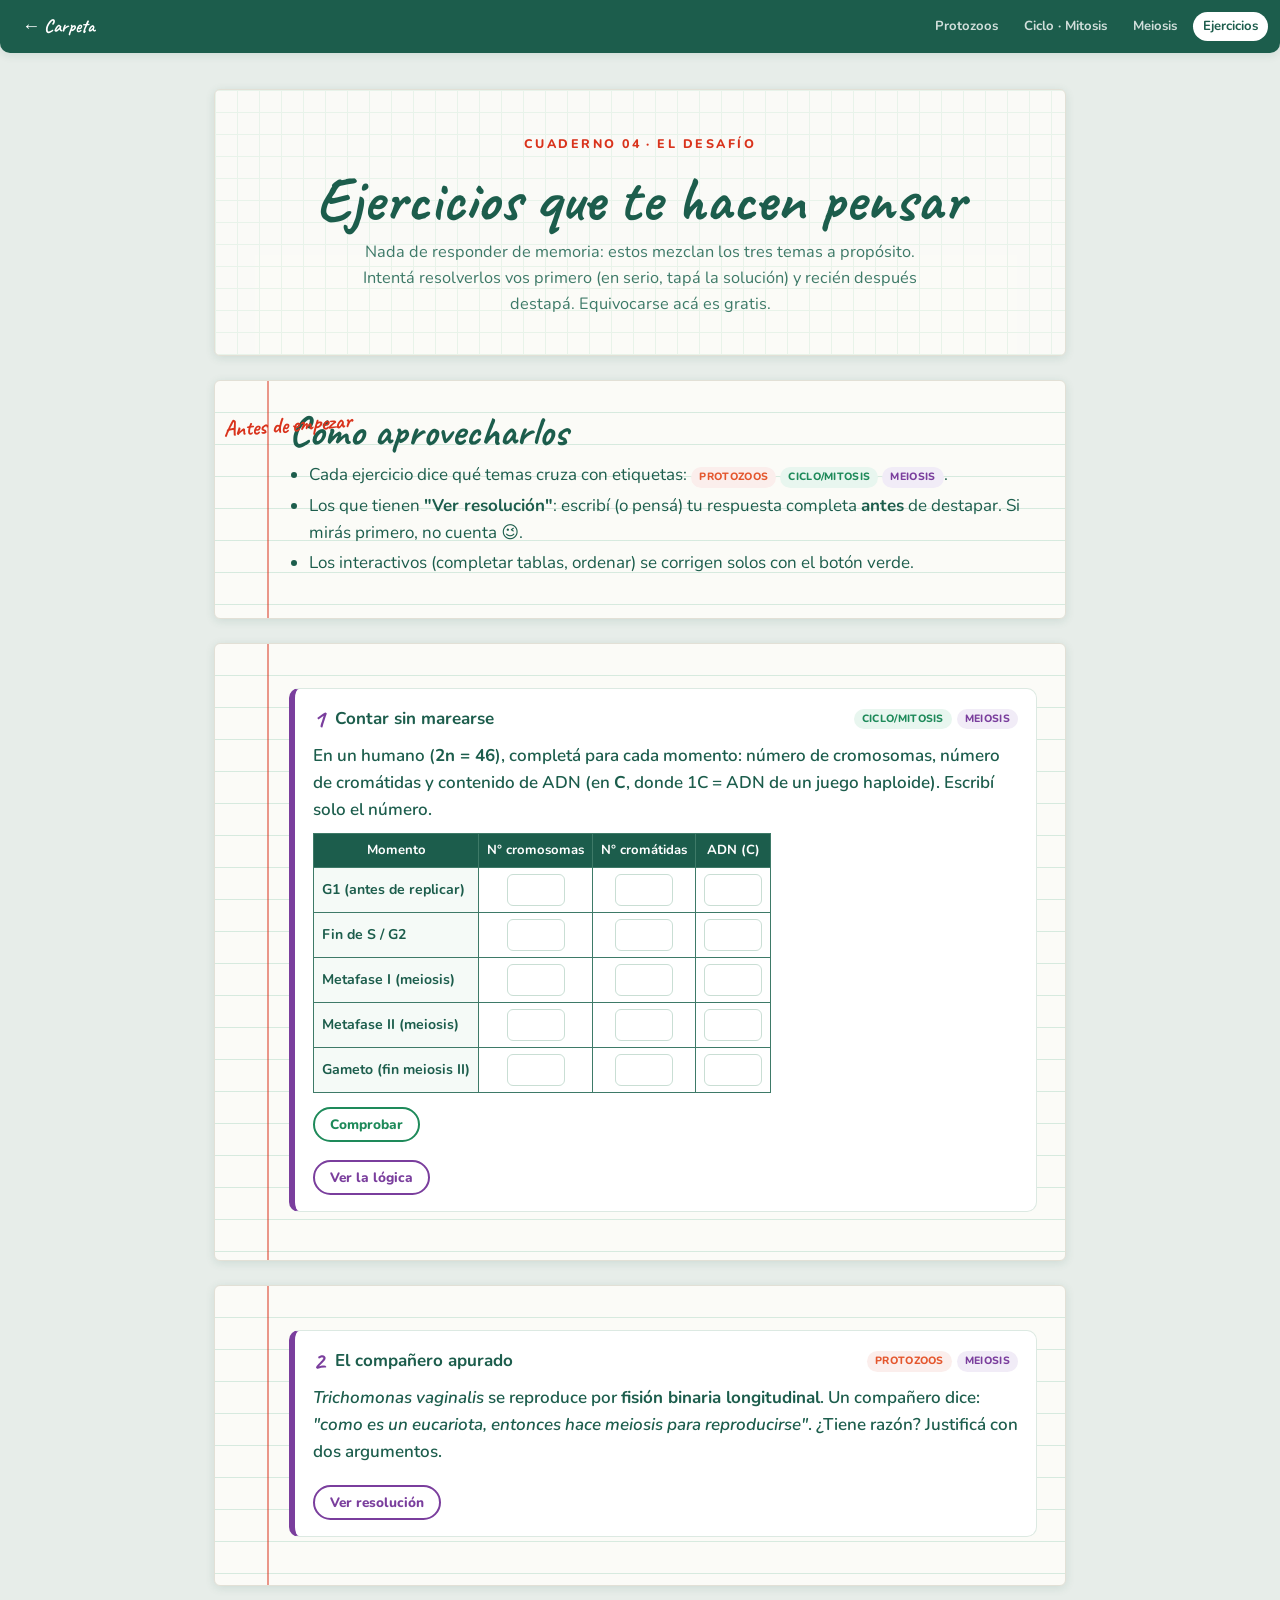
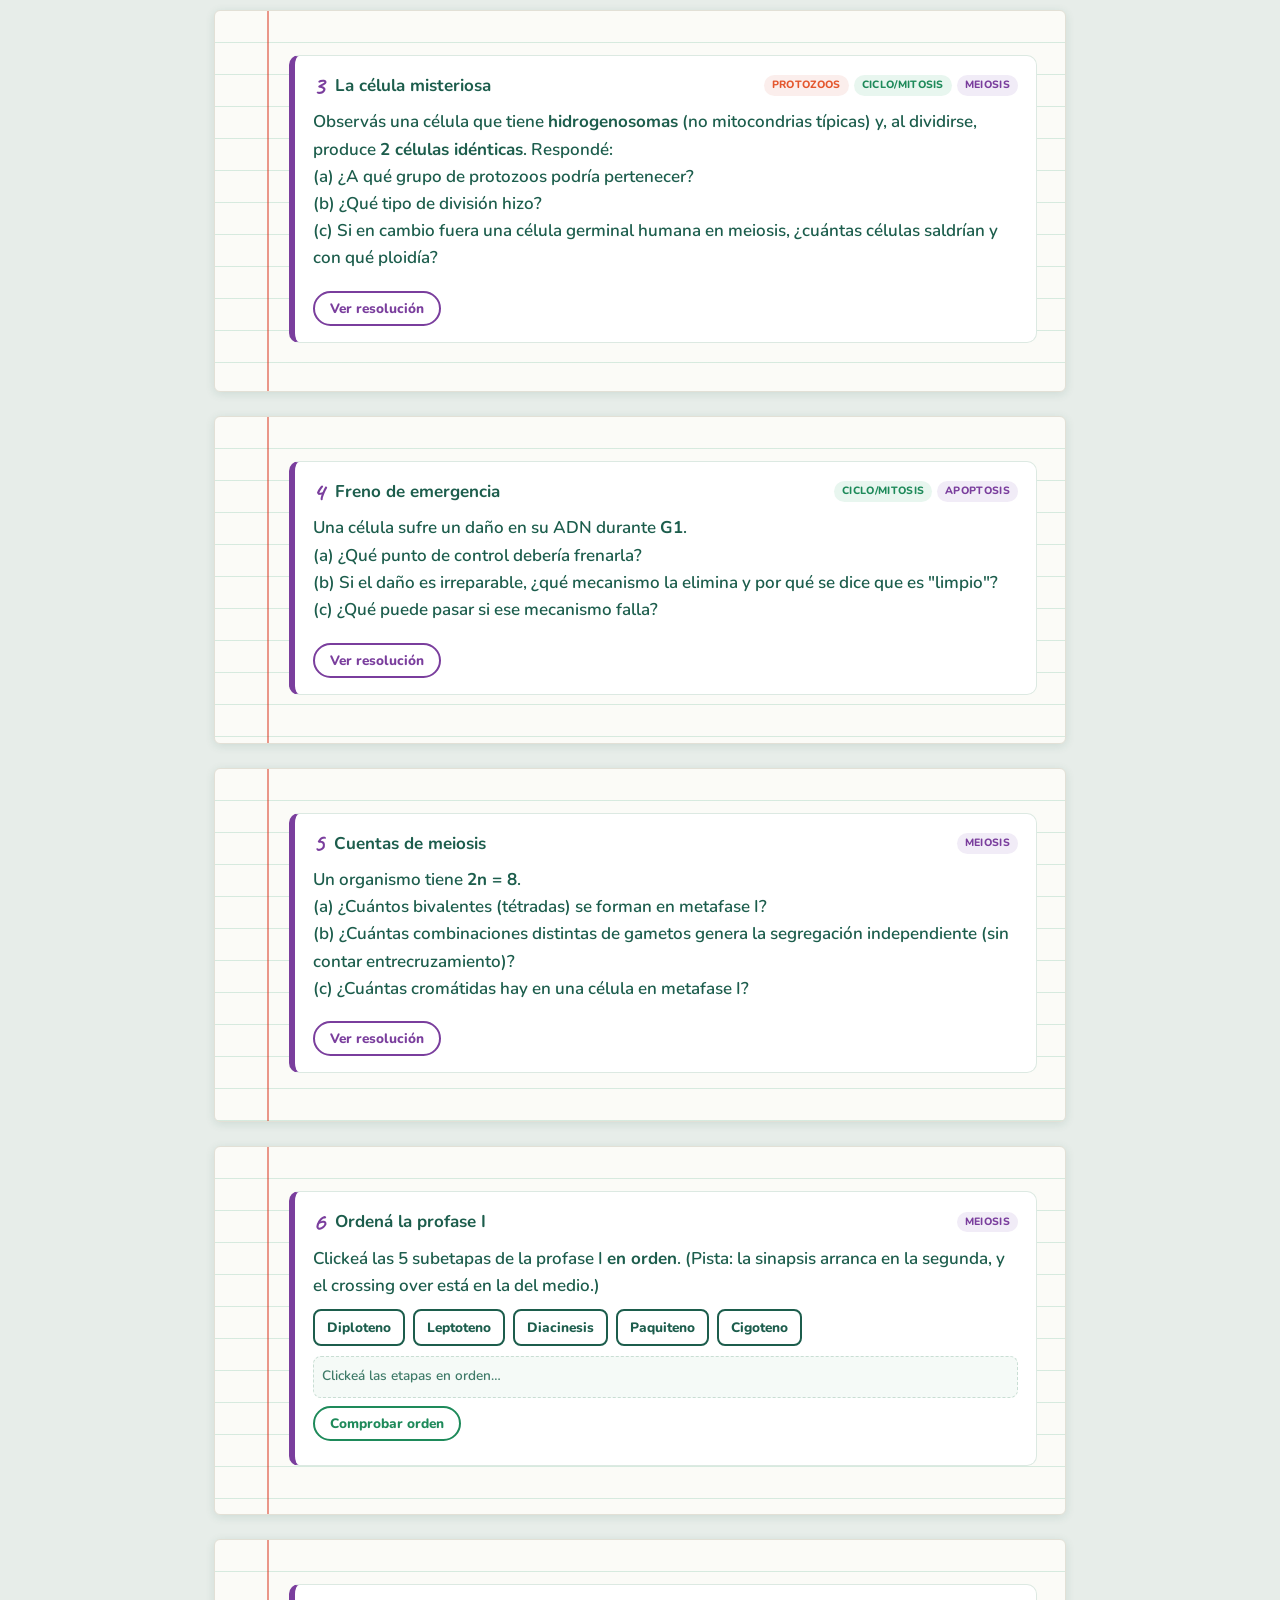
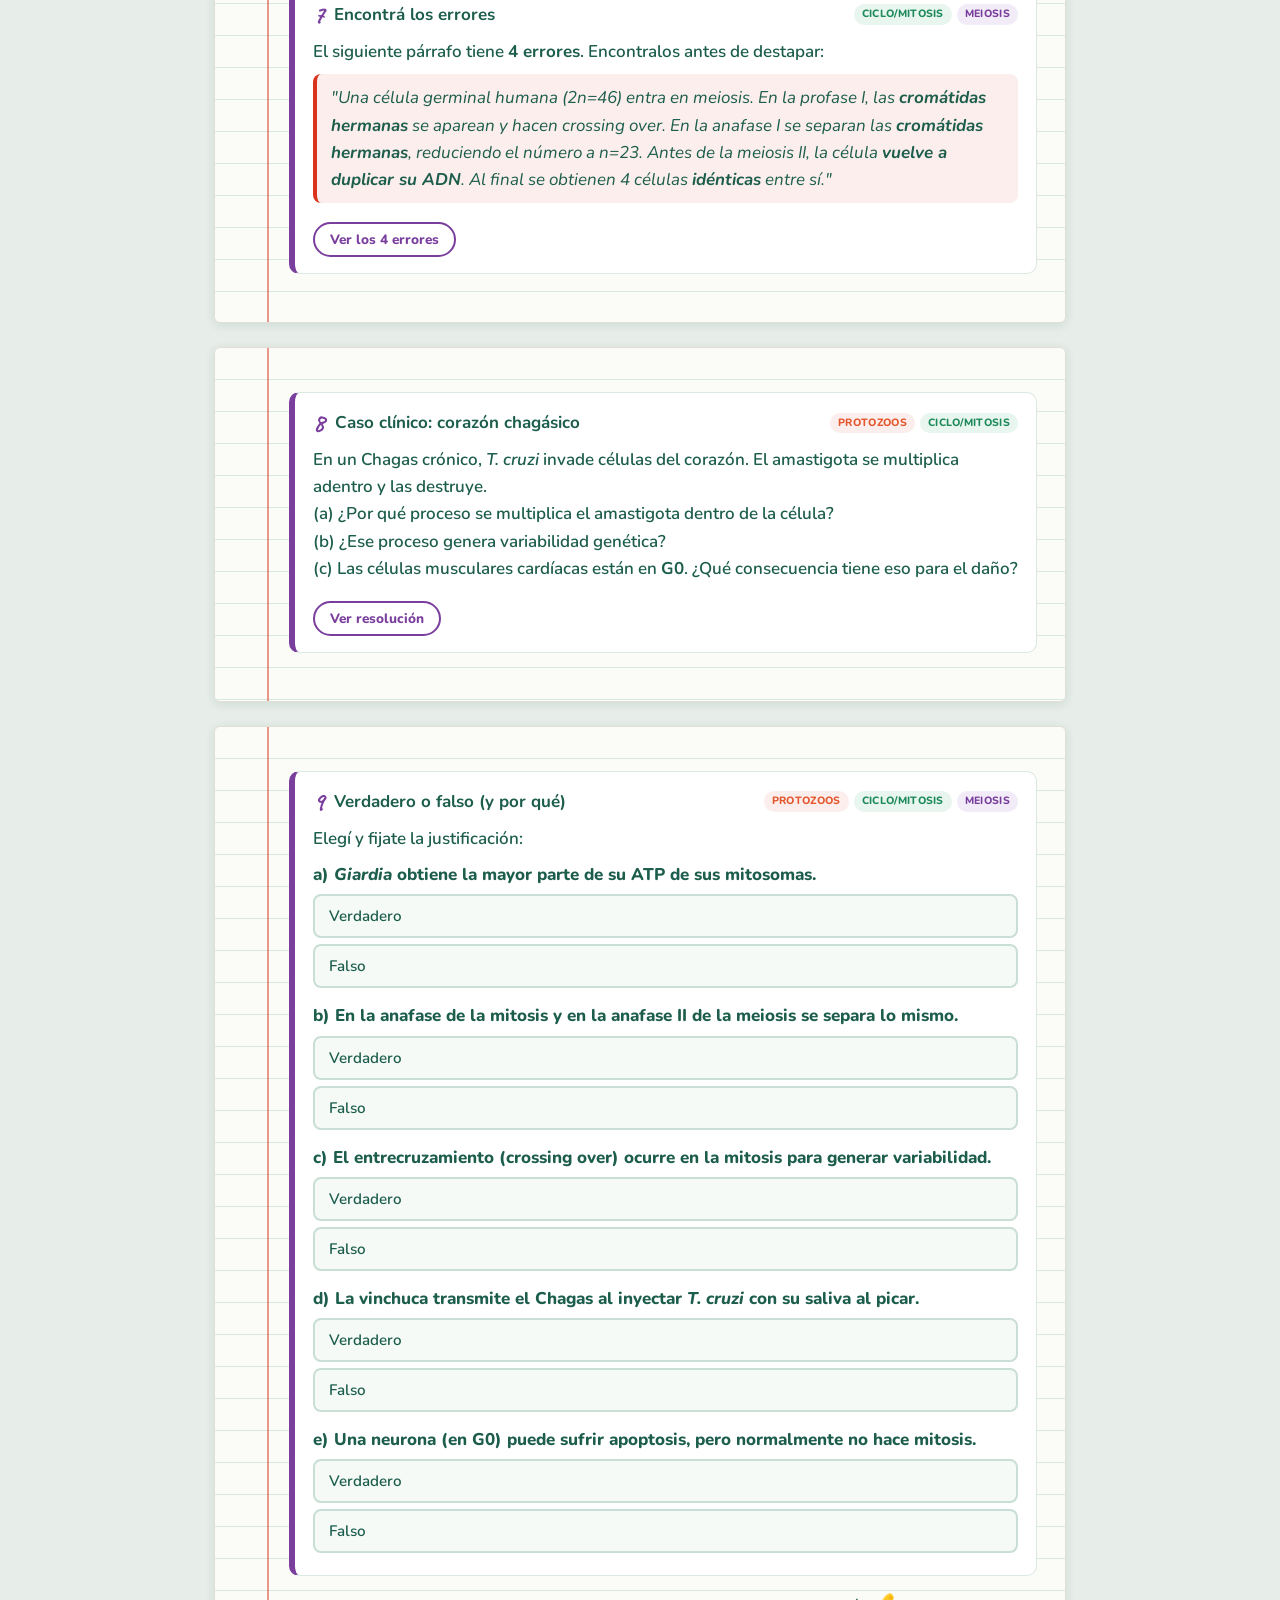
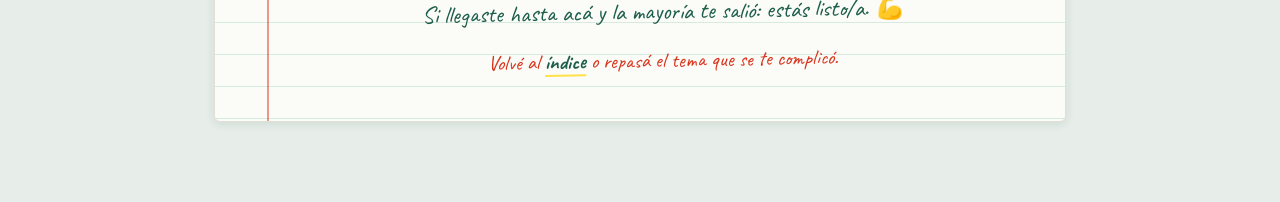
<file: ejercicios.html>
<!DOCTYPE html>
<html lang="es">
<head>
<meta charset="UTF-8">
<meta name="viewport" content="width=device-width, initial-scale=1.0">
<title>04 · El desafío: ejercicios integradores</title>
<link rel="preconnect" href="https://fonts.googleapis.com">
<link href="https://fonts.googleapis.com/css2?family=Caveat:wght@600;700&family=Nunito:wght@400;600;700;800&display=swap" rel="stylesheet">
<link rel="stylesheet" href="estilos.css">
</head>
<body>
<nav class="navbar">
  <a class="inicio" href="index.html">← Carpeta</a>
  <a href="protozoos.html">Protozoos</a>
  <a href="ciclo-mitosis.html">Ciclo · Mitosis</a>
  <a href="meiosis.html">Meiosis</a>
  <a class="actual" href="ejercicios.html">Ejercicios</a>
</nav>
<div class="carpeta">

  <header class="caratula">
    <div class="materia">Cuaderno 04 · El desafío</div>
    <h1>Ejercicios que te hacen pensar</h1>
    <p class="sub">Nada de responder de memoria: estos mezclan los tres temas a propósito. Intentá resolverlos vos primero (en serio, tapá la solución) y recién después destapá. Equivocarse acá es gratis.</p>
  </header>

  <section class="hoja">
    <span class="num">Antes de empezar</span>
    <h2>Cómo aprovecharlos</h2>
    <ul>
      <li>Cada ejercicio dice qué temas cruza con etiquetas: <span class="ej-tag p" style="display:inline-block">protozoos</span> <span class="ej-tag m" style="display:inline-block">ciclo/mitosis</span> <span class="ej-tag me" style="display:inline-block">meiosis</span>.</li>
      <li>Los que tienen <b>"Ver resolución"</b>: escribí (o pensá) tu respuesta completa <b>antes</b> de destapar. Si mirás primero, no cuenta 😉.</li>
      <li>Los interactivos (completar tablas, ordenar) se corrigen solos con el botón verde.</li>
    </ul>
  </section>

  <!-- EJ 1: tabla contar -->
  <section class="hoja">
    <div class="ejercicio">
      <div class="ej-cab"><span class="ej-num">1</span><b>Contar sin marearse</b><span class="ej-tags"><span class="ej-tag m">ciclo/mitosis</span><span class="ej-tag me">meiosis</span></span></div>
      <p class="enun">En un humano (<b>2n = 46</b>), completá para cada momento: número de cromosomas, número de cromátidas y contenido de ADN (en <b>C</b>, donde 1C = ADN de un juego haploide). Escribí solo el número.</p>
      <table class="tabla-ej" id="tabla1">
        <thead><tr><th>Momento</th><th>N° cromosomas</th><th>N° cromátidas</th><th>ADN (C)</th></tr></thead>
        <tbody>
          <tr><td class="et">G1 (antes de replicar)</td><td><input data-ok="46"></td><td><input data-ok="46"></td><td><input data-ok="2"></td></tr>
          <tr><td class="et">Fin de S / G2</td><td><input data-ok="46"></td><td><input data-ok="92"></td><td><input data-ok="4"></td></tr>
          <tr><td class="et">Metafase I (meiosis)</td><td><input data-ok="46"></td><td><input data-ok="92"></td><td><input data-ok="4"></td></tr>
          <tr><td class="et">Metafase II (meiosis)</td><td><input data-ok="23"></td><td><input data-ok="46"></td><td><input data-ok="2"></td></tr>
          <tr><td class="et">Gameto (fin meiosis II)</td><td><input data-ok="23"></td><td><input data-ok="23"></td><td><input data-ok="1"></td></tr>
        </tbody>
      </table>
      <button class="btn-check" data-tabla="tabla1" data-msg="msg1">Comprobar</button>
      <div class="res-msg" id="msg1"></div>
      <button class="btn-sol">Ver la lógica</button>
      <div class="solucion">
        <b>La clave:</b> el número de <b>cromosomas</b> se cuenta por <b>centrómeros</b> y solo cambia cuando algo se separa; las <b>cromátidas</b> se duplican en S; el <b>ADN (C)</b> sigue a las cromátidas.
        <ul>
          <li><b>G1:</b> 46 crom, 46 cromátidas (1 c/u), 2C. Punto de partida.</li>
          <li><b>Fin de S:</b> se duplicó el ADN → siguen 46 crom (mismos centrómeros) pero 92 cromátidas, 4C.</li>
          <li><b>Metafase I:</b> igual que G2, porque meiosis I todavía no separó nada: 46 crom, 92 cromátidas, 4C.</li>
          <li><b>Metafase II:</b> ya se separaron los homólogos en anafase I (2n→n) → 23 crom, cada uno con 2 cromátidas = 46 cromátidas, 2C.</li>
          <li><b>Gameto:</b> anafase II separó las hermanas → 23 crom, 23 cromátidas, 1C. Haploide puro.</li>
        </ul>
        Ojo con la trampa clásica: <b>metafase I tiene el mismo conteo que G2</b>. La reducción recién ocurre en anafase I.
      </div>
    </div>
  </section>

  <!-- EJ 2 -->
  <section class="hoja">
    <div class="ejercicio">
      <div class="ej-cab"><span class="ej-num">2</span><b>El compañero apurado</b><span class="ej-tags"><span class="ej-tag p">protozoos</span><span class="ej-tag me">meiosis</span></span></div>
      <p class="enun"><i class="sp">Trichomonas vaginalis</i> se reproduce por <b>fisión binaria longitudinal</b>. Un compañero dice: <i>"como es un eucariota, entonces hace meiosis para reproducirse"</i>. ¿Tiene razón? Justificá con dos argumentos.</p>
      <button class="btn-sol">Ver resolución</button>
      <div class="solucion">
        <b>No tiene razón.</b>
        <ul>
          <li><b>Meiosis ≠ reproducción.</b> La meiosis sirve para hacer <b>gametos</b> en la reproducción <b>sexual</b>, y produce 4 células <b>haploides distintas</b>. <i class="sp">Trichomonas</i> se multiplica de forma <b>asexual</b> por fisión binaria: una división tipo <b>mitosis</b> que da <b>2 células idénticas</b>.</li>
          <li><b>Ploidía.</b> Muchos flagelados viven como haploides. No podés "reducir a la mitad" algo que ya es n, y tampoco necesita aparear homólogos.</li>
        </ul>
        Que sea eucariota le da la maquinaria (huso, cromosomas), pero <b>usar meiosis es una decisión del ciclo de vida</b>, no una obligación por tener núcleo.
      </div>
    </div>
  </section>

  <!-- EJ 3 -->
  <section class="hoja">
    <div class="ejercicio">
      <div class="ej-cab"><span class="ej-num">3</span><b>La célula misteriosa</b><span class="ej-tags"><span class="ej-tag p">protozoos</span><span class="ej-tag m">ciclo/mitosis</span><span class="ej-tag me">meiosis</span></span></div>
      <p class="enun">Observás una célula que tiene <b>hidrogenosomas</b> (no mitocondrias típicas) y, al dividirse, produce <b>2 células idénticas</b>. Respondé:<br>
      (a) ¿A qué grupo de protozoos podría pertenecer?<br>
      (b) ¿Qué tipo de división hizo?<br>
      (c) Si en cambio fuera una célula germinal humana en meiosis, ¿cuántas células saldrían y con qué ploidía?</p>
      <button class="btn-sol">Ver resolución</button>
      <div class="solucion">
        <b>(a)</b> El hidrogenosoma es la marca de los <b>parabasálidos</b> (ej. <i class="sp">Trichomonas</i>): flagelados anaerobios que reemplazaron la mitocondria.<br>
        <b>(b)</b> Dos células idénticas = <b>fisión binaria</b>, una división <b>mitótica</b> (asexual).<br>
        <b>(c)</b> La meiosis daría <b>4 células</b> haploides (<b>n</b>), y <b>distintas</b> entre sí por entrecruzamiento y segregación independiente. La diferencia con (b) es total: mitosis = 2 iguales 2n; meiosis = 4 distintas n.
      </div>
    </div>
  </section>

  <!-- EJ 4 -->
  <section class="hoja">
    <div class="ejercicio">
      <div class="ej-cab"><span class="ej-num">4</span><b>Freno de emergencia</b><span class="ej-tags"><span class="ej-tag m">ciclo/mitosis</span><span class="ej-tag me">apoptosis</span></span></div>
      <p class="enun">Una célula sufre un daño en su ADN durante <b>G1</b>.<br>
      (a) ¿Qué punto de control debería frenarla?<br>
      (b) Si el daño es irreparable, ¿qué mecanismo la elimina y por qué se dice que es "limpio"?<br>
      (c) ¿Qué puede pasar si ese mecanismo falla?</p>
      <button class="btn-sol">Ver resolución</button>
      <div class="solucion">
        <b>(a)</b> El <b>checkpoint G1/S</b>: no deja entrar a la fase S si el ADN está dañado (evita copiar el error).<br>
        <b>(b)</b> La <b>apoptosis</b> (muerte programada): la célula se encoge, fragmenta su cromatina y forma cuerpos apoptóticos que los macrófagos se comen. Es "limpio" porque <b>no genera inflamación</b> (a diferencia de la necrosis, que lisa y derrama).<br>
        <b>(c)</b> Si la célula con ADN dañado <b>no apopta</b> y sigue dividiéndose, acumula mutaciones: es el camino hacia el <b>cáncer</b>.
      </div>
    </div>
  </section>

  <!-- EJ 5 -->
  <section class="hoja">
    <div class="ejercicio">
      <div class="ej-cab"><span class="ej-num">5</span><b>Cuentas de meiosis</b><span class="ej-tags"><span class="ej-tag me">meiosis</span></span></div>
      <p class="enun">Un organismo tiene <b>2n = 8</b>.<br>
      (a) ¿Cuántos bivalentes (tétradas) se forman en metafase I?<br>
      (b) ¿Cuántas combinaciones distintas de gametos genera la segregación independiente (sin contar entrecruzamiento)?<br>
      (c) ¿Cuántas cromátidas hay en una célula en metafase I?</p>
      <button class="btn-sol">Ver resolución</button>
      <div class="solucion">
        <b>(a)</b> n = 4 pares de homólogos → <b>4 bivalentes</b>.<br>
        <b>(b)</b> Cada par se orienta al azar de 2 formas → <b>2ⁿ = 2⁴ = 16</b> combinaciones posibles.<br>
        <b>(c)</b> En metafase I el ADN ya está replicado y nada se separó: 8 cromosomas × 2 cromátidas = <b>16 cromátidas</b>.<br>
        <span style="color:var(--tinta-suave)">Dato de escala: en humanos (n=23) son 2²³ ≈ <b>8,4 millones</b> de combinaciones… y eso sin sumar el entrecruzamiento.</span>
      </div>
    </div>
  </section>

  <!-- EJ 6: ordenar -->
  <section class="hoja">
    <div class="ejercicio">
      <div class="ej-cab"><span class="ej-num">6</span><b>Ordená la profase I</b><span class="ej-tags"><span class="ej-tag me">meiosis</span></span></div>
      <p class="enun">Clickeá las 5 subetapas de la profase I <b>en orden</b>. (Pista: la sinapsis arranca en la segunda, y el crossing over está en la del medio.)</p>
      <div class="ordenar" id="ord1" data-correcto="leptoteno,cigoteno,paquiteno,diploteno,diacinesis">
        <div class="chips">
          <button class="chip" data-v="diploteno">Diploteno</button>
          <button class="chip" data-v="leptoteno">Leptoteno</button>
          <button class="chip" data-v="diacinesis">Diacinesis</button>
          <button class="chip" data-v="paquiteno">Paquiteno</button>
          <button class="chip" data-v="cigoteno">Cigoteno</button>
        </div>
        <div class="secuencia"></div>
        <button class="btn-orden">Comprobar orden</button>
        <div class="orden-res"></div>
      </div>
    </div>
  </section>

  <!-- EJ 7: encontrá el error -->
  <section class="hoja">
    <div class="ejercicio">
      <div class="ej-cab"><span class="ej-num">7</span><b>Encontrá los errores</b><span class="ej-tags"><span class="ej-tag m">ciclo/mitosis</span><span class="ej-tag me">meiosis</span></span></div>
      <p class="enun">El siguiente párrafo tiene <b>4 errores</b>. Encontralos antes de destapar:</p>
      <p style="background:#FBEEEC;border-left:4px solid var(--rojo);padding:10px 14px;border-radius:8px;font-style:italic">
      "Una célula germinal humana (2n=46) entra en meiosis. En la profase I, las <b>cromátidas hermanas</b> se aparean y hacen crossing over. En la anafase I se separan las <b>cromátidas hermanas</b>, reduciendo el número a n=23. Antes de la meiosis II, la célula <b>vuelve a duplicar su ADN</b>. Al final se obtienen 4 células <b>idénticas</b> entre sí."</p>
      <button class="btn-sol">Ver los 4 errores</button>
      <div class="solucion">
        <ul>
          <li><b>Error 1:</b> en profase I se aparean los <b>homólogos</b> (materno con paterno), no las cromátidas hermanas.</li>
          <li><b>Error 2:</b> en anafase I se separan los <b>homólogos</b>, no las hermanas. Las hermanas siguen unidas por el centrómero hasta anafase II.</li>
          <li><b>Error 3:</b> antes de la meiosis II <b>NO se duplica el ADN</b>. Se replica una sola vez (antes de meiosis I).</li>
          <li><b>Error 4:</b> las 4 células son <b>distintas</b> entre sí (por entrecruzamiento + segregación independiente), no idénticas.</li>
        </ul>
      </div>
    </div>
  </section>

  <!-- EJ 8: caso clínico -->
  <section class="hoja">
    <div class="ejercicio">
      <div class="ej-cab"><span class="ej-num">8</span><b>Caso clínico: corazón chagásico</b><span class="ej-tags"><span class="ej-tag p">protozoos</span><span class="ej-tag m">ciclo/mitosis</span></span></div>
      <p class="enun">En un Chagas crónico, <i class="sp">T. cruzi</i> invade células del corazón. El amastigota se multiplica adentro y las destruye.<br>
      (a) ¿Por qué proceso se multiplica el amastigota dentro de la célula?<br>
      (b) ¿Ese proceso genera variabilidad genética?<br>
      (c) Las células musculares cardíacas están en <b>G0</b>. ¿Qué consecuencia tiene eso para el daño?</p>
      <button class="btn-sol">Ver resolución</button>
      <div class="solucion">
        <b>(a)</b> Por <b>fisión binaria</b> (mitótica): el amastigota se divide muchas veces dando copias <b>idénticas</b> que llenan la célula.<br>
        <b>(b)</b> <b>No.</b> Al ser una división tipo mitosis, todas las copias son clones. La variabilidad vendría de la meiosis (que acá no ocurre) o de mutaciones/variación antigénica.<br>
        <b>(c)</b> Las células en <b>G0 no se dividen</b>: el corazón <b>no puede reemplazar</b> las fibras destruidas. El daño se acumula y es irreversible → <b>cardiomegalia</b> e insuficiencia. Por eso el Chagas crónico pega tan fuerte en el corazón.
      </div>
    </div>
  </section>

  <!-- EJ 9: V/F justificando -->
  <section class="hoja">
    <div class="ejercicio">
      <div class="ej-cab"><span class="ej-num">9</span><b>Verdadero o falso (y por qué)</b><span class="ej-tags"><span class="ej-tag p">protozoos</span><span class="ej-tag m">ciclo/mitosis</span><span class="ej-tag me">meiosis</span></span></div>
      <p class="enun">Elegí y fijate la justificación:</p>

      <p class="q" style="font-weight:800;margin-bottom:4px">a) <i class="sp">Giardia</i> obtiene la mayor parte de su ATP de sus mitosomas.</p>
      <button class="opcion" data-q="va" data-ok="">Verdadero</button>
      <button class="opcion" data-q="va" data-ok="0">Falso</button>
      <div class="feedback" id="fva"></div>

      <p class="q" style="font-weight:800;margin:14px 0 4px">b) En la anafase de la mitosis y en la anafase II de la meiosis se separa lo mismo.</p>
      <button class="opcion" data-q="vb" data-ok="0">Verdadero</button>
      <button class="opcion" data-q="vb" data-ok="">Falso</button>
      <div class="feedback" id="fvb"></div>

      <p class="q" style="font-weight:800;margin:14px 0 4px">c) El entrecruzamiento (crossing over) ocurre en la mitosis para generar variabilidad.</p>
      <button class="opcion" data-q="vc" data-ok="">Verdadero</button>
      <button class="opcion" data-q="vc" data-ok="0">Falso</button>
      <div class="feedback" id="fvc"></div>

      <p class="q" style="font-weight:800;margin:14px 0 4px">d) La vinchuca transmite el Chagas al inyectar <i class="sp">T. cruzi</i> con su saliva al picar.</p>
      <button class="opcion" data-q="vd" data-ok="">Verdadero</button>
      <button class="opcion" data-q="vd" data-ok="0">Falso</button>
      <div class="feedback" id="fvd"></div>

      <p class="q" style="font-weight:800;margin:14px 0 4px">e) Una neurona (en G0) puede sufrir apoptosis, pero normalmente no hace mitosis.</p>
      <button class="opcion" data-q="ve" data-ok="0">Verdadero</button>
      <button class="opcion" data-q="ve" data-ok="">Falso</button>
      <div class="feedback" id="fve"></div>
    </div>

    <p class="cierre">Si llegaste hasta acá y la mayoría te salió: estás listo/a. 💪</p>
    <p class="cierre chico">Volvé al <a class="link" href="index.html">índice</a> o repasá el tema que se te complicó.</p>
  </section>

</div>
<script src="comun.js"></script>
<script>
window.EXPLICA = {
  "va":"Falso. El mitosoma es una mitocondria reducida que NO produce ATP ni tiene genoma. Giardia obtiene energía por otras vías (fermentación en el citoplasma).",
  "vb":"Verdadero. En ambas se separan las cromátidas hermanas. Lo que es único de la meiosis es la anafase I, donde se separan los homólogos.",
  "vc":"Falso. La mitosis no hace crossing over (da clones). El entrecruzamiento es exclusivo de la meiosis, en el paquiteno de la profase I.",
  "vd":"Falso. El contagio es por las HECES de la vinchuca (contaminación al rascarse), no por la saliva de la picadura.",
  "ve":"Verdadero. Las neuronas están en G0: no se dividen (no hacen mitosis), pero sí pueden morir por apoptosis."
};

/* Reveal de soluciones */
document.querySelectorAll(".btn-sol").forEach(function(b){
  b.dataset.orig=b.textContent;
  b.addEventListener("click",function(){
    var abierta=b.nextElementSibling.classList.toggle("abierta");
    b.textContent = abierta ? "Ocultar" : b.dataset.orig;
  });
});

/* Tablas para completar */
document.querySelectorAll(".btn-check").forEach(function(b){
  b.addEventListener("click",function(){
    var tabla=document.getElementById(b.dataset.tabla);
    var ok=0,tot=0;
    tabla.querySelectorAll("input[data-ok]").forEach(function(inp){
      tot++;
      var val=inp.value.trim().toLowerCase().replace(/c/g,"").replace(/\s/g,"");
      var good=inp.dataset.ok.toLowerCase().replace(/c/g,"");
      var bien=(val!=="" && val===good);
      inp.classList.toggle("ok",bien); inp.classList.toggle("mal",!bien);
      if(bien) ok++;
    });
    var msg=document.getElementById(b.dataset.msg);
    msg.textContent = ok+" / "+tot+" correctas"+(ok===tot?" — ¡impecable!":" — revisá las rojas.");
    msg.style.color = (ok===tot)?VERDE:ROJO;
  });
});

/* Ordenar */
document.querySelectorAll(".ordenar").forEach(function(o){
  var seq=o.querySelector(".secuencia");
  function renumerar(){ Array.prototype.forEach.call(seq.children,function(c,i){ c.dataset.i=i+1; }); }
  o.querySelectorAll(".chip").forEach(function(ch){
    ch.addEventListener("click",function(){
      ch.disabled=true;
      var it=document.createElement("button");
      it.className="seq-item"; it.textContent=ch.textContent; it.dataset.v=ch.dataset.v;
      it.addEventListener("click",function(){ it.remove(); ch.disabled=false; renumerar(); });
      seq.appendChild(it); renumerar();
    });
  });
  o.querySelector(".btn-orden").addEventListener("click",function(){
    var got=Array.prototype.map.call(seq.querySelectorAll(".seq-item"),function(x){return x.dataset.v;}).join(",");
    var msg=o.querySelector(".orden-res");
    var bien=(got===o.dataset.correcto);
    msg.textContent = bien ? "✓ ¡Orden correcto! Leo Como Papas Di Domingo." : "✗ Todavía no. Reordená (clickeá un ítem para sacarlo) y reintentá.";
    msg.style.color = bien?VERDE:ROJO;
  });
});
</script>
</body>
</html>
</file>
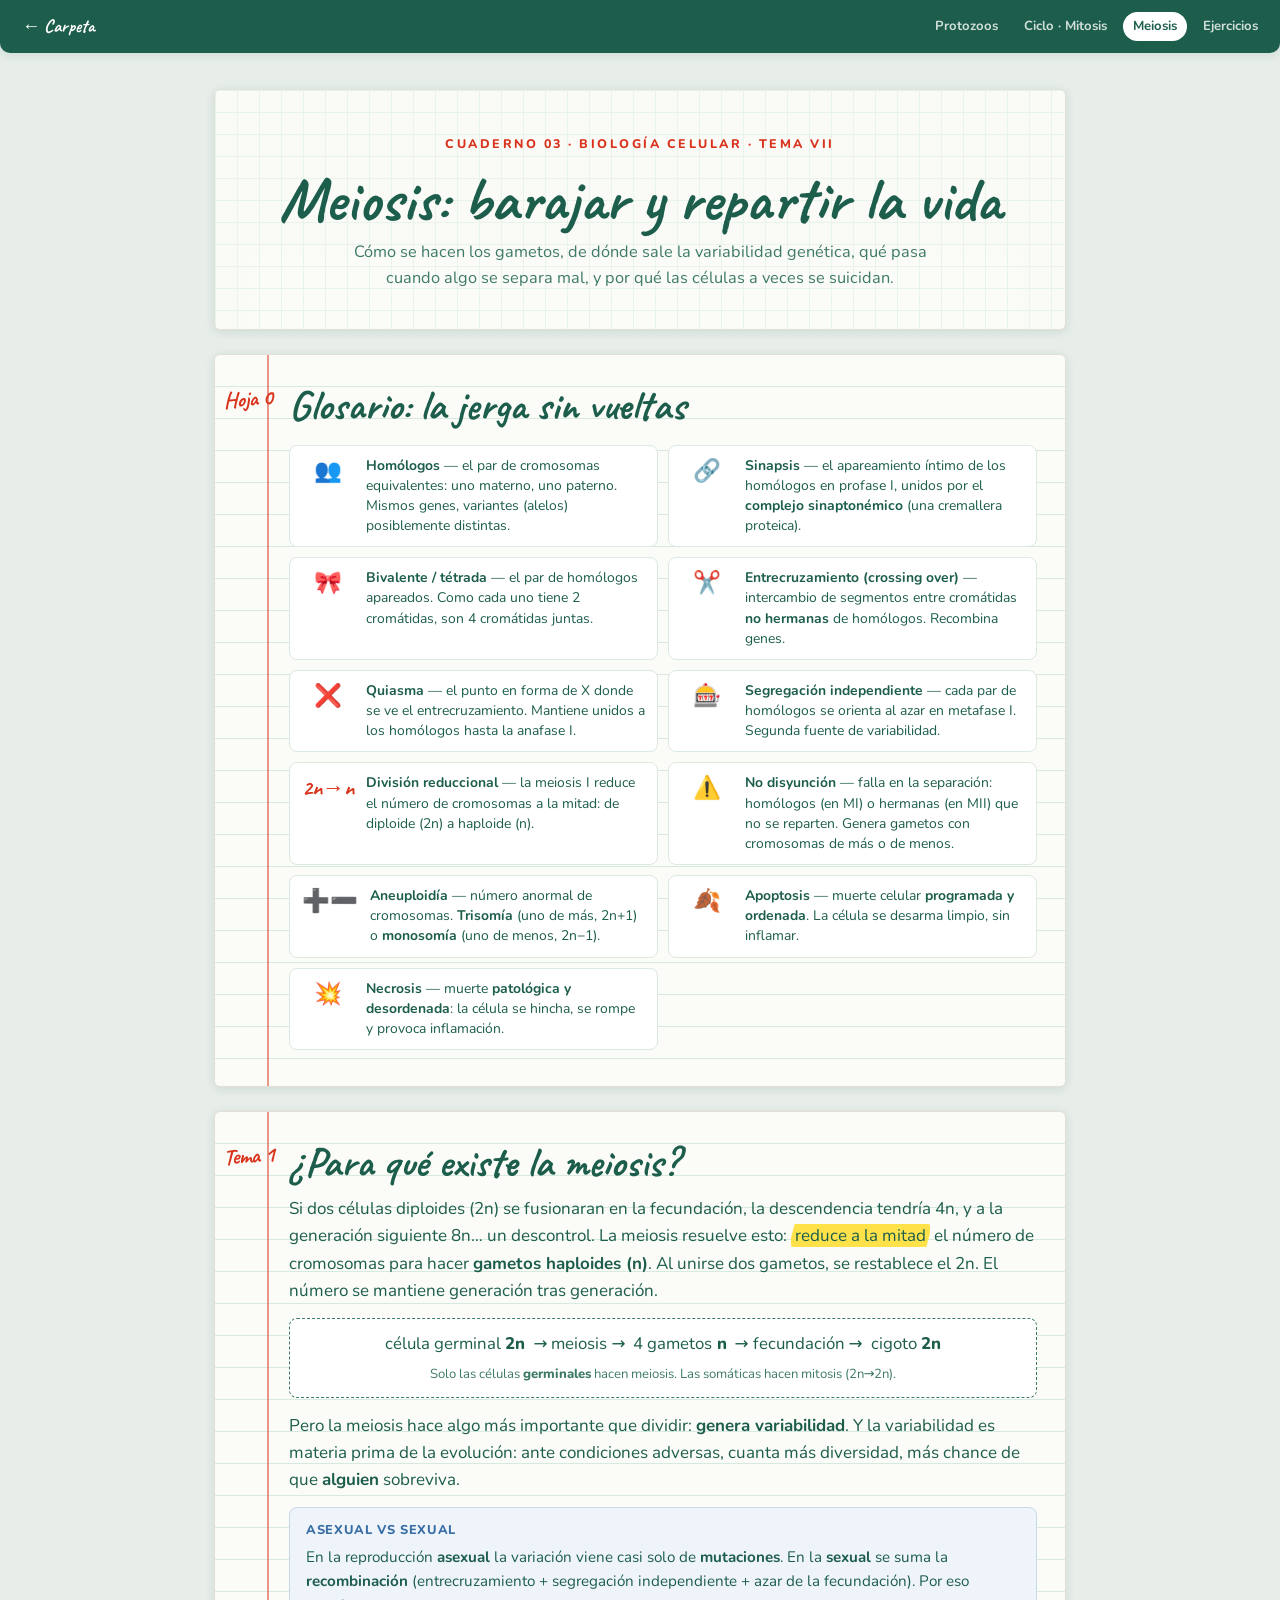
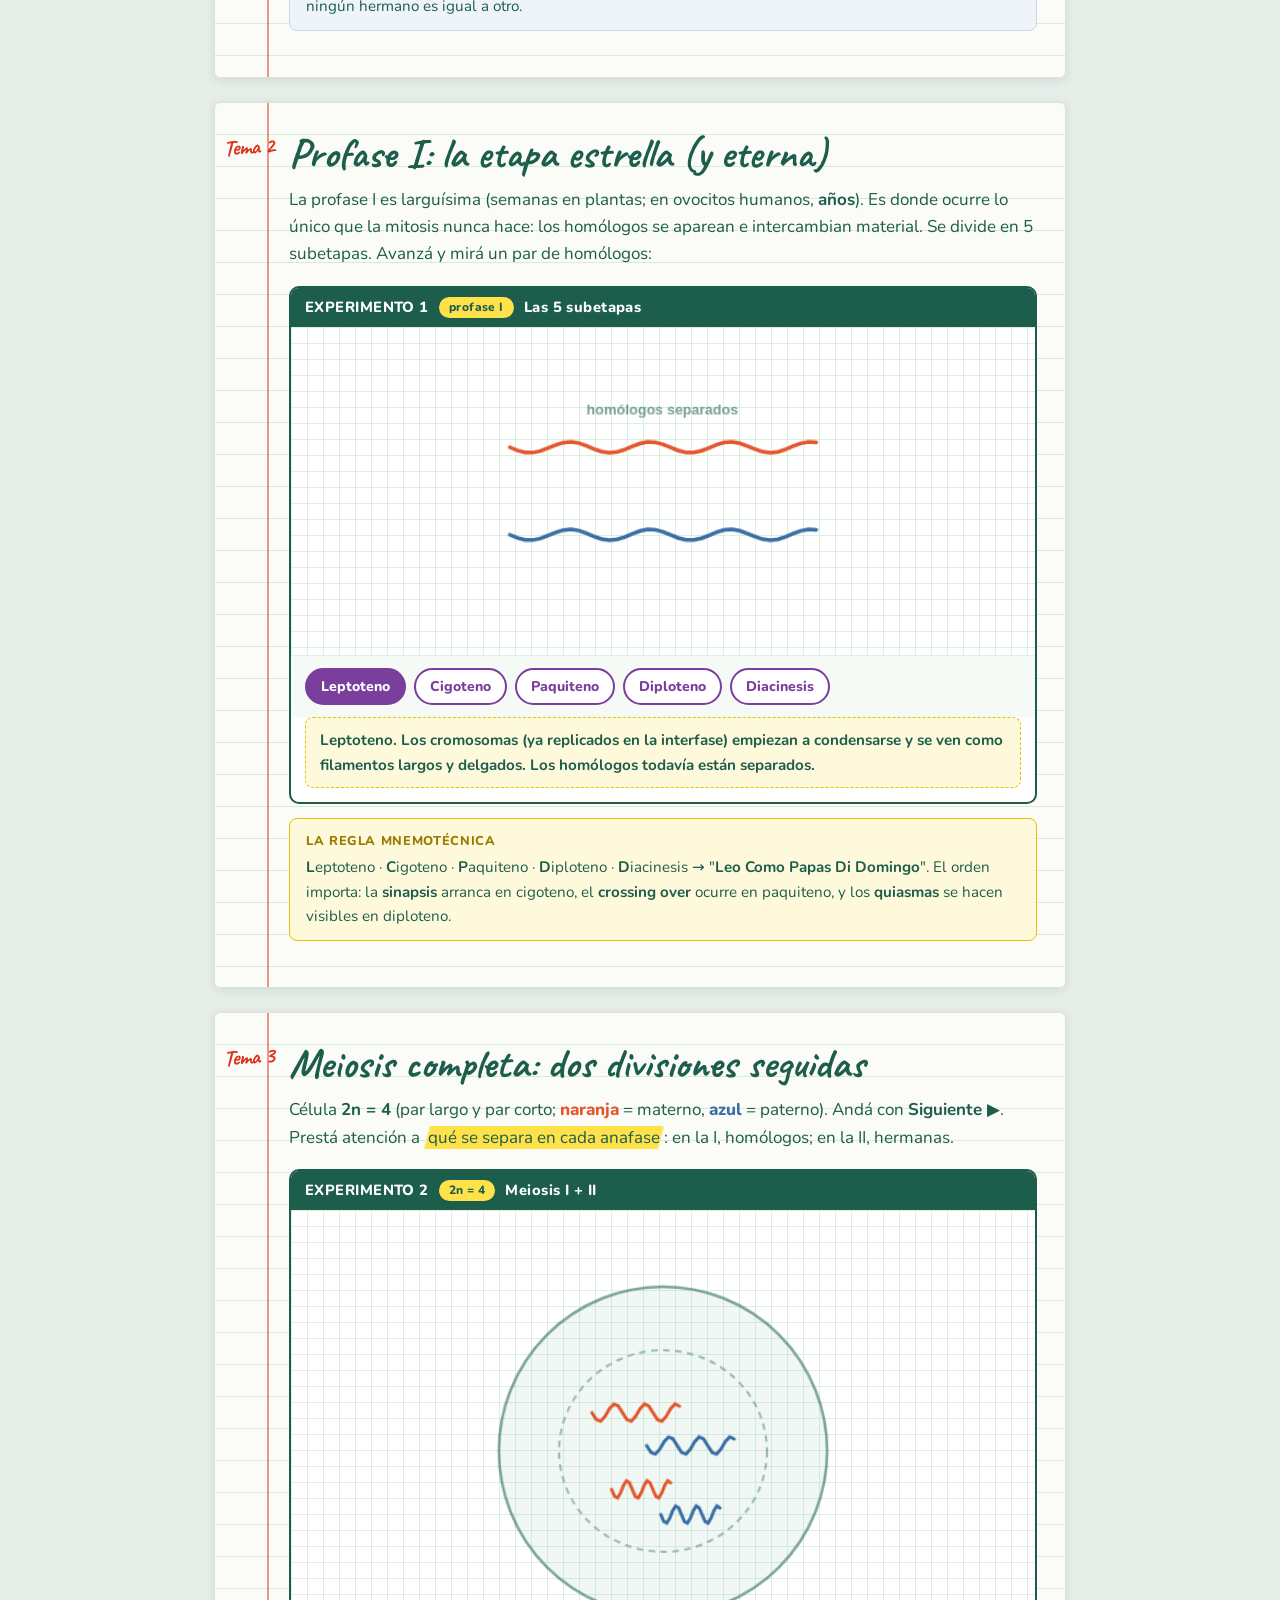
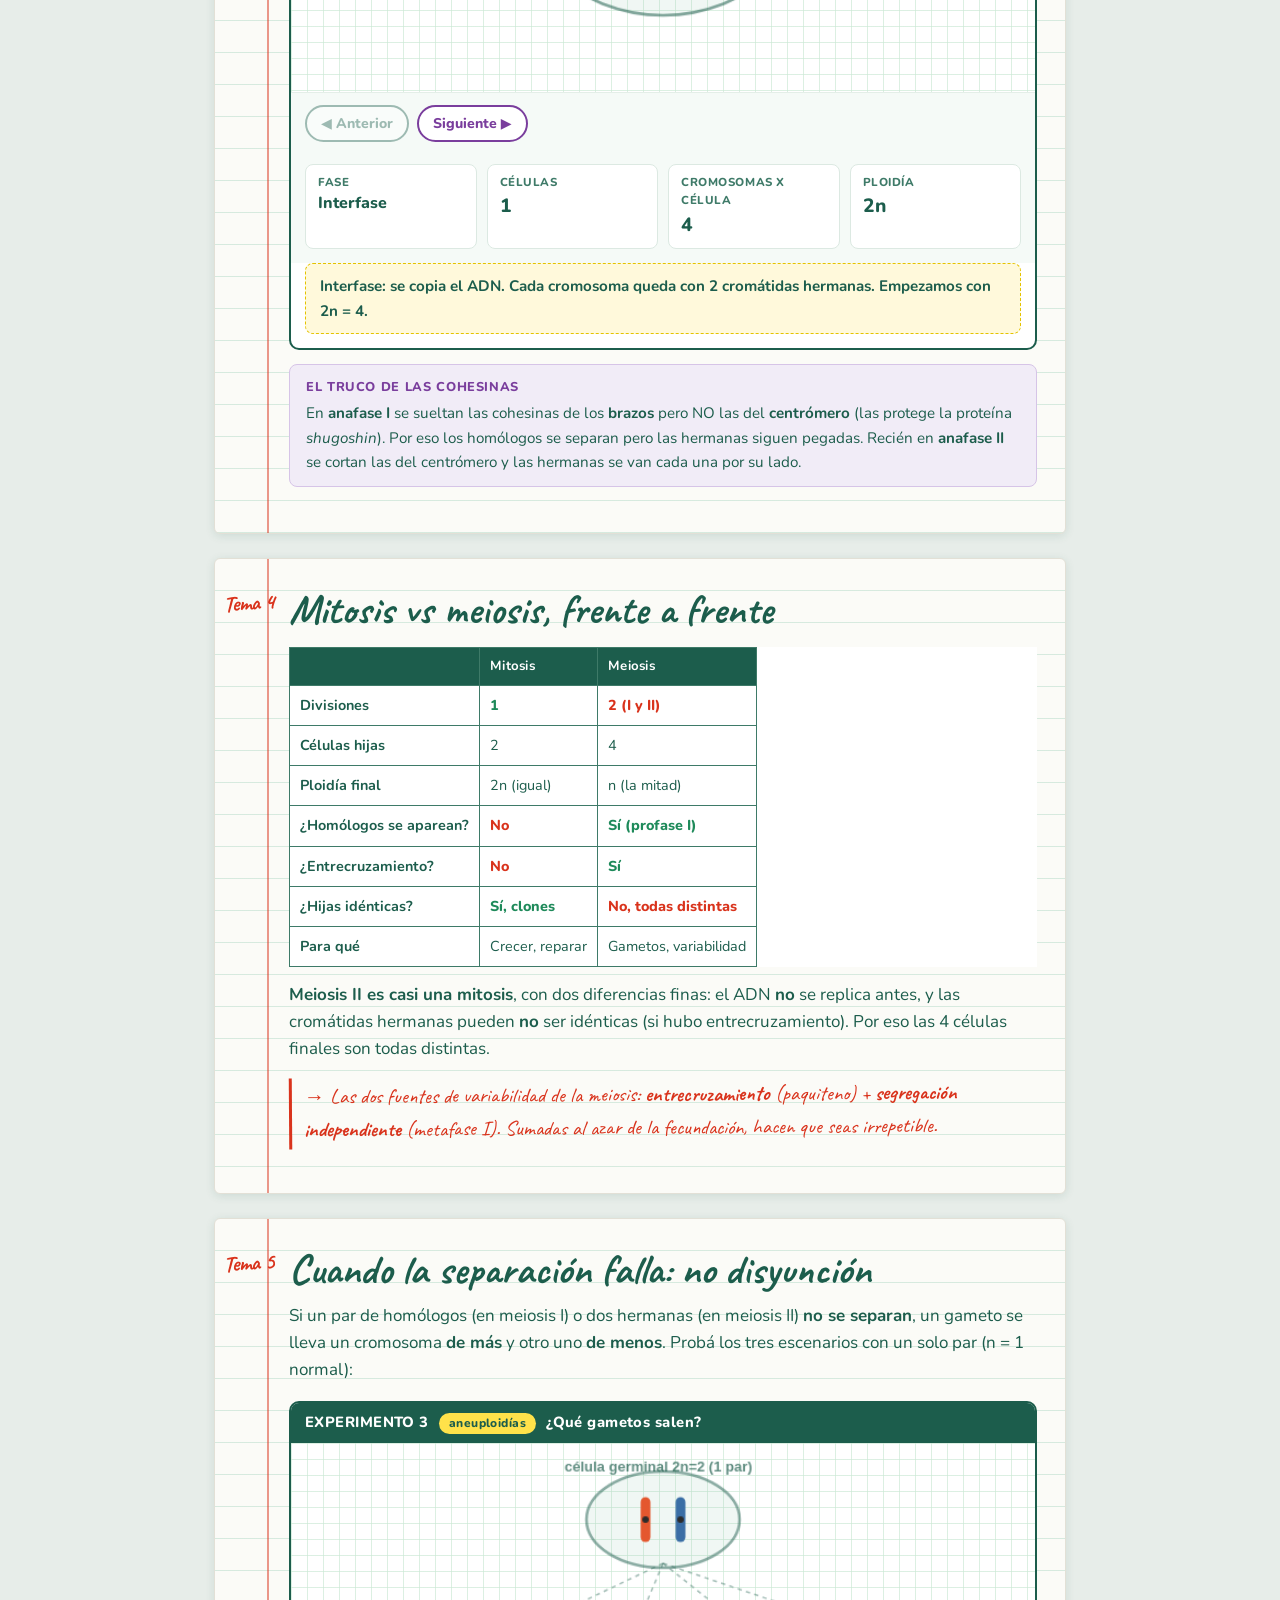
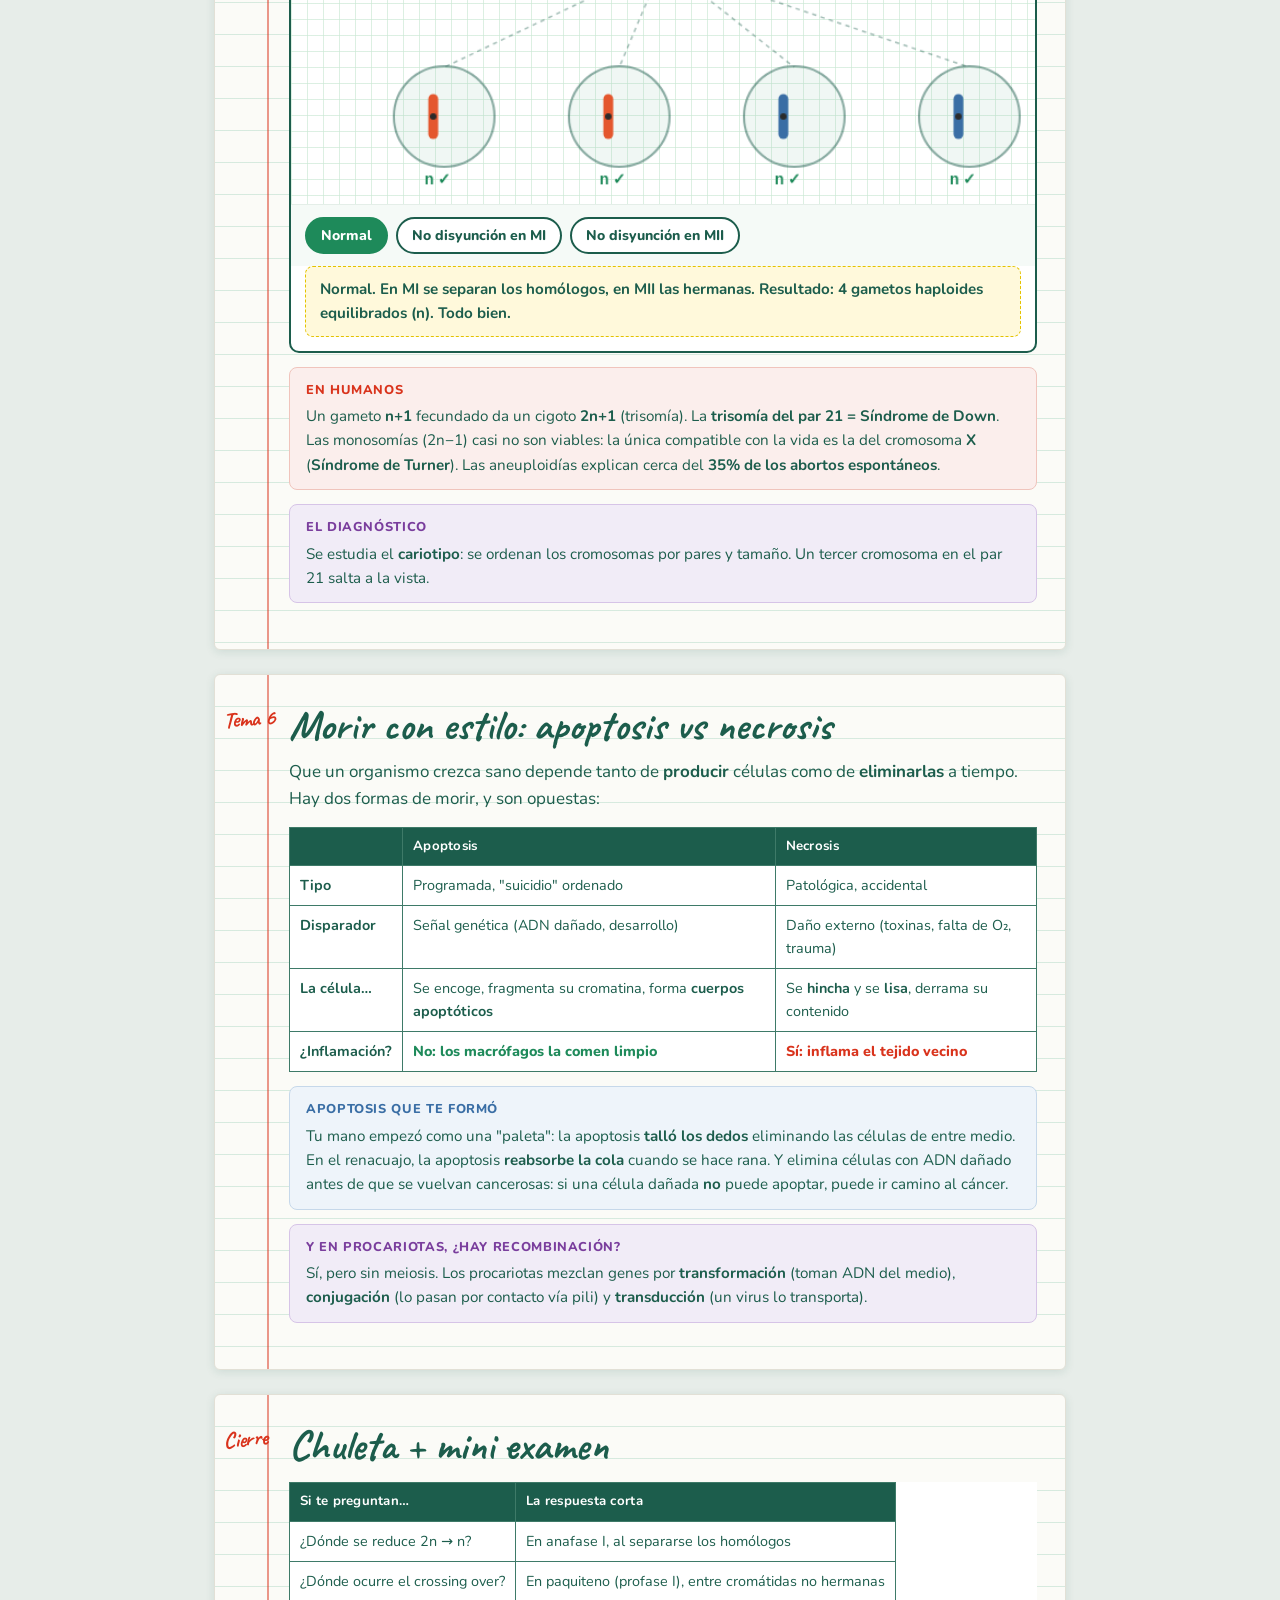
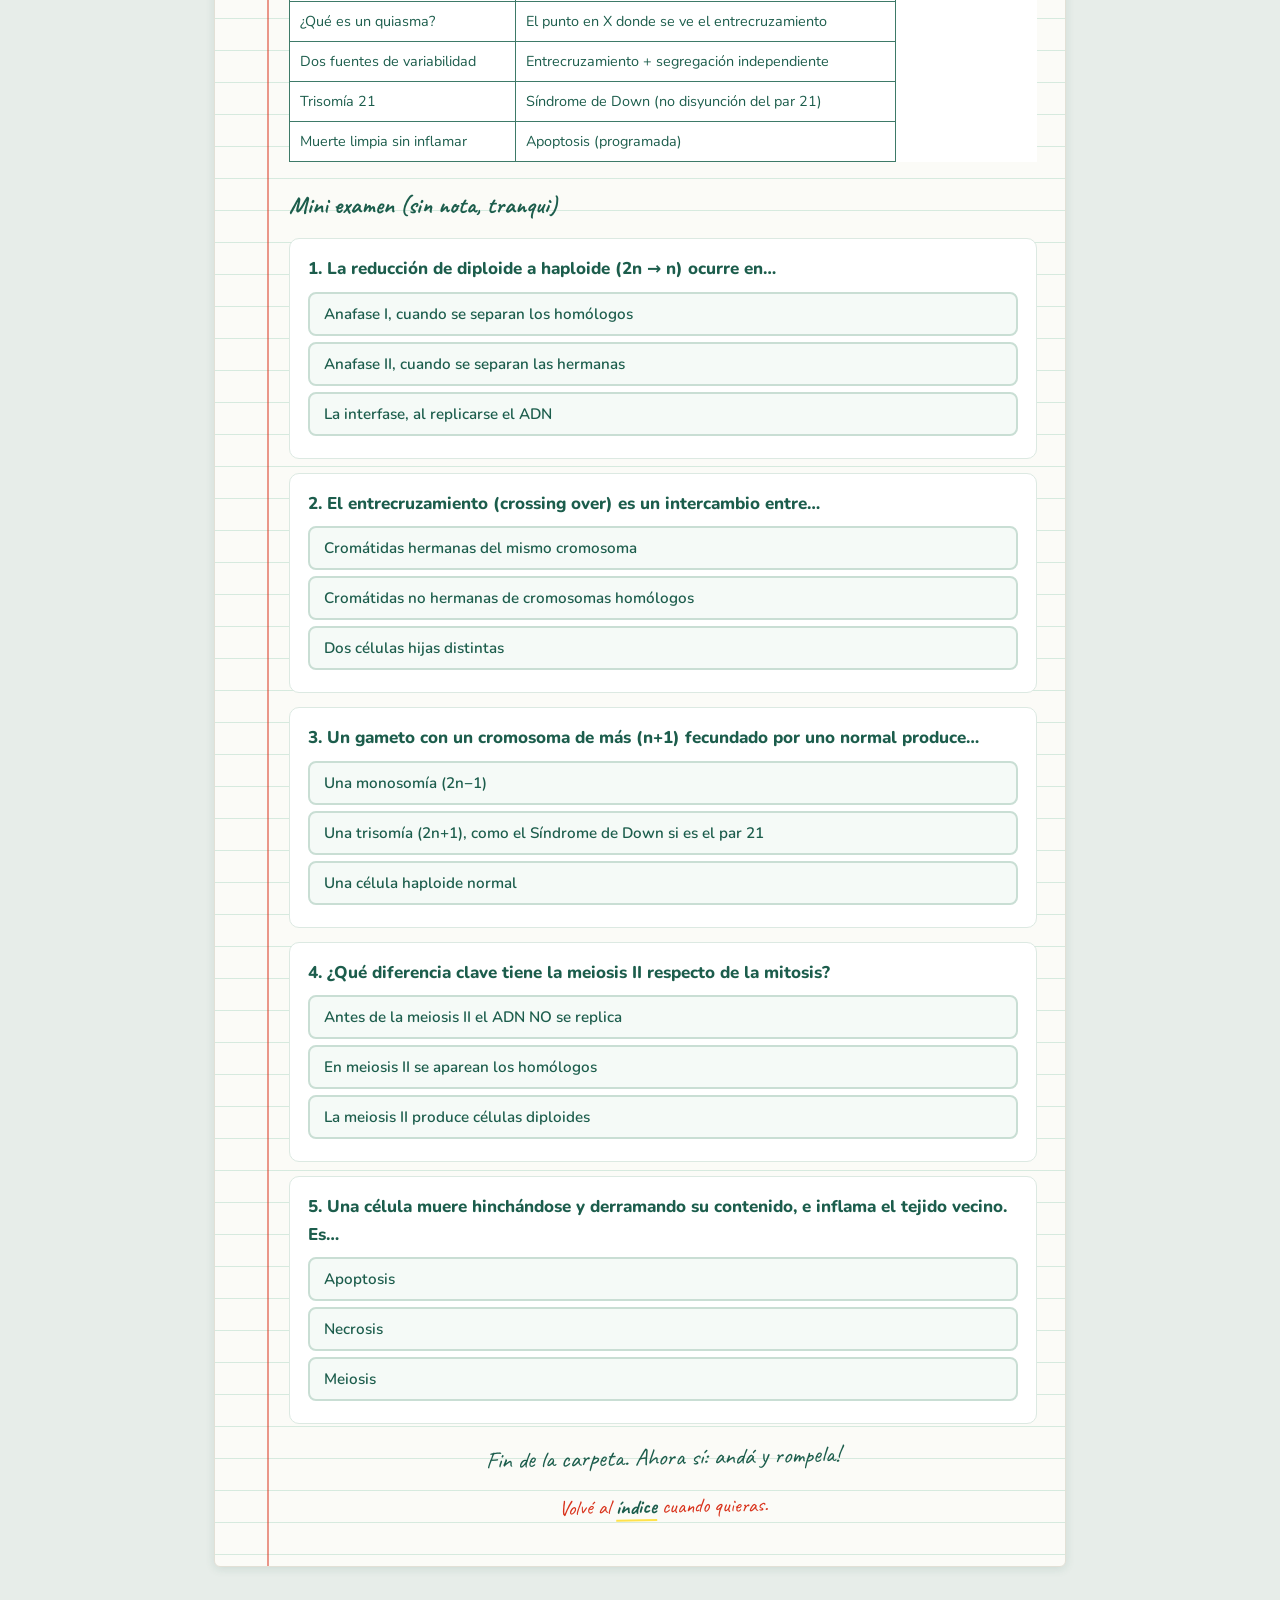
<file: meiosis.html>
<!DOCTYPE html>
<html lang="es">
<head>
<meta charset="UTF-8">
<meta name="viewport" content="width=device-width, initial-scale=1.0">
<title>03 · Meiosis, variabilidad y apoptosis</title>
<link rel="preconnect" href="https://fonts.googleapis.com">
<link href="https://fonts.googleapis.com/css2?family=Caveat:wght@600;700&family=Nunito:wght@400;600;700;800&display=swap" rel="stylesheet">
<link rel="stylesheet" href="estilos.css">
</head>
<body>
<nav class="navbar">
  <a class="inicio" href="index.html">← Carpeta</a>
  <a href="protozoos.html">Protozoos</a>
  <a href="ciclo-mitosis.html">Ciclo · Mitosis</a>
  <a class="actual" href="meiosis.html">Meiosis</a>
  <a href="ejercicios.html">Ejercicios</a>
</nav>
<div class="carpeta">

  <header class="caratula">
    <div class="materia">Cuaderno 03 · Biología celular · Tema VII</div>
    <h1>Meiosis: barajar y repartir la vida</h1>
    <p class="sub">Cómo se hacen los gametos, de dónde sale la variabilidad genética, qué pasa cuando algo se separa mal, y por qué las células a veces se suicidan.</p>
  </header>

  <!-- GLOSARIO -->
  <section class="hoja" id="glosario">
    <span class="num">Hoja 0</span>
    <h2>Glosario: la jerga sin vueltas</h2>
    <div class="glosario-grid">
      <div class="termino"><span class="simbolo">👥</span><span class="def"><b>Homólogos</b> — el par de cromosomas equivalentes: uno materno, uno paterno. Mismos genes, variantes (alelos) posiblemente distintas.</span></div>
      <div class="termino"><span class="simbolo">🔗</span><span class="def"><b>Sinapsis</b> — el apareamiento íntimo de los homólogos en profase I, unidos por el <b>complejo sinaptonémico</b> (una cremallera proteica).</span></div>
      <div class="termino"><span class="simbolo">🎀</span><span class="def"><b>Bivalente / tétrada</b> — el par de homólogos apareados. Como cada uno tiene 2 cromátidas, son 4 cromátidas juntas.</span></div>
      <div class="termino"><span class="simbolo">✂️</span><span class="def"><b>Entrecruzamiento (crossing over)</b> — intercambio de segmentos entre cromátidas <b>no hermanas</b> de homólogos. Recombina genes.</span></div>
      <div class="termino"><span class="simbolo">❌</span><span class="def"><b>Quiasma</b> — el punto en forma de X donde se ve el entrecruzamiento. Mantiene unidos a los homólogos hasta la anafase I.</span></div>
      <div class="termino"><span class="simbolo">🎰</span><span class="def"><b>Segregación independiente</b> — cada par de homólogos se orienta al azar en metafase I. Segunda fuente de variabilidad.</span></div>
      <div class="termino"><span class="simbolo">2n→n</span><span class="def"><b>División reduccional</b> — la meiosis I reduce el número de cromosomas a la mitad: de diploide (2n) a haploide (n).</span></div>
      <div class="termino"><span class="simbolo">⚠️</span><span class="def"><b>No disyunción</b> — falla en la separación: homólogos (en MI) o hermanas (en MII) que no se reparten. Genera gametos con cromosomas de más o de menos.</span></div>
      <div class="termino"><span class="simbolo">➕➖</span><span class="def"><b>Aneuploidía</b> — número anormal de cromosomas. <b>Trisomía</b> (uno de más, 2n+1) o <b>monosomía</b> (uno de menos, 2n−1).</span></div>
      <div class="termino"><span class="simbolo">🍂</span><span class="def"><b>Apoptosis</b> — muerte celular <b>programada y ordenada</b>. La célula se desarma limpio, sin inflamar.</span></div>
      <div class="termino"><span class="simbolo">💥</span><span class="def"><b>Necrosis</b> — muerte <b>patológica y desordenada</b>: la célula se hincha, se rompe y provoca inflamación.</span></div>
    </div>
  </section>

  <!-- PARA QUÉ -->
  <section class="hoja" id="sentido">
    <span class="num">Tema 1</span>
    <h2>¿Para qué existe la meiosis?</h2>
    <p>Si dos células diploides (2n) se fusionaran en la fecundación, la descendencia tendría 4n, y a la generación siguiente 8n… un descontrol. La meiosis resuelve esto: <mark>reduce a la mitad</mark> el número de cromosomas para hacer <b>gametos haploides (n)</b>. Al unirse dos gametos, se restablece el 2n. El número se mantiene generación tras generación.</p>
    <div class="clave">
      célula germinal <b>2n</b> &nbsp;→ meiosis →&nbsp; 4 gametos <b>n</b> &nbsp;→ fecundación →&nbsp; cigoto <b>2n</b>
      <span class="peque">Solo las células <b>germinales</b> hacen meiosis. Las somáticas hacen mitosis (2n→2n).</span>
    </div>
    <p>Pero la meiosis hace algo más importante que dividir: <b>genera variabilidad</b>. Y la variabilidad es materia prima de la evolución: ante condiciones adversas, cuanta más diversidad, más chance de que <b>alguien</b> sobreviva.</p>
    <div class="caja evolutivo"><span class="cab">Asexual vs sexual</span>En la reproducción <b>asexual</b> la variación viene casi solo de <b>mutaciones</b>. En la <b>sexual</b> se suma la <b>recombinación</b> (entrecruzamiento + segregación independiente + azar de la fecundación). Por eso ningún hermano es igual a otro.</div>
  </section>

  <!-- PROFASE I -->
  <section class="hoja" id="profase1">
    <span class="num">Tema 2</span>
    <h2>Profase I: la etapa estrella (y eterna)</h2>
    <p>La profase I es larguísima (semanas en plantas; en ovocitos humanos, <b>años</b>). Es donde ocurre lo único que la mitosis nunca hace: los homólogos se aparean e intercambian material. Se divide en 5 subetapas. Avanzá y mirá un par de homólogos:</p>

    <div class="experimento">
      <div class="titulo">EXPERIMENTO 1 <span class="tag">profase I</span> Las 5 subetapas</div>
      <canvas id="cvpro" class="lienzo" width="680" height="300"></canvas>
      <div class="panel">
        <div class="grupo">
          <button class="tab vio activo" data-p="0" id="pr0">Leptoteno</button>
          <button class="tab vio" data-p="1" id="pr1">Cigoteno</button>
          <button class="tab vio" data-p="2" id="pr2">Paquiteno</button>
          <button class="tab vio" data-p="3" id="pr3">Diploteno</button>
          <button class="tab vio" data-p="4" id="pr4">Diacinesis</button>
        </div>
      </div>
      <div class="veredicto" id="pro_v"></div>
    </div>

    <div class="caja examen"><span class="cab">La regla mnemotécnica</span><b>L</b>eptoteno · <b>C</b>igoteno · <b>P</b>aquiteno · <b>D</b>iploteno · <b>D</b>iacinesis → "<b>Leo Como Papas Di Domingo</b>". El orden importa: la <b>sinapsis</b> arranca en cigoteno, el <b>crossing over</b> ocurre en paquiteno, y los <b>quiasmas</b> se hacen visibles en diploteno.</div>
  </section>

  <!-- MEIOSIS COMPLETA -->
  <section class="hoja" id="completa">
    <span class="num">Tema 3</span>
    <h2>Meiosis completa: dos divisiones seguidas</h2>
    <p>Célula <b>2n = 4</b> (par largo y par corto; <span class="naranja">naranja</span> = materno, <span class="azul">azul</span> = paterno). Andá con <b>Siguiente ▶</b>. Prestá atención a <mark>qué se separa en cada anafase</mark>: en la I, homólogos; en la II, hermanas.</p>

    <div class="experimento">
      <div class="titulo">EXPERIMENTO 2 <span class="tag">2n = 4</span> Meiosis I + II</div>
      <canvas id="cvmei" class="lienzo" width="680" height="440"></canvas>
      <div class="panel">
        <div class="grupo">
          <button class="tab" id="eprev">◀ Anterior</button>
          <button class="tab vio" id="enext">Siguiente ▶</button>
        </div>
      </div>
      <div class="marcadores">
        <div class="marcador"><div class="k">Fase</div><div class="v" id="efase" style="font-size:1rem">Interfase</div></div>
        <div class="marcador"><div class="k">Células</div><div class="v" id="ecel">1</div></div>
        <div class="marcador"><div class="k">Cromosomas x célula</div><div class="v" id="ecrom">4</div></div>
        <div class="marcador violetaM"><div class="k">Ploidía</div><div class="v" id="eploi">2n</div></div>
      </div>
      <div class="veredicto" id="mei_v"></div>
    </div>

    <div class="caja dato"><span class="cab">El truco de las cohesinas</span>En <b>anafase I</b> se sueltan las cohesinas de los <b>brazos</b> pero NO las del <b>centrómero</b> (las protege la proteína <i>shugoshin</i>). Por eso los homólogos se separan pero las hermanas siguen pegadas. Recién en <b>anafase II</b> se cortan las del centrómero y las hermanas se van cada una por su lado.</div>
  </section>

  <!-- COMPARACIÓN -->
  <section class="hoja" id="comparacion">
    <span class="num">Tema 4</span>
    <h2>Mitosis vs meiosis, frente a frente</h2>
    <table class="chuleta">
      <thead><tr><th></th><th>Mitosis</th><th>Meiosis</th></tr></thead>
      <tbody>
        <tr><td><b>Divisiones</b></td><td class="si">1</td><td class="no">2 (I y II)</td></tr>
        <tr><td><b>Células hijas</b></td><td>2</td><td>4</td></tr>
        <tr><td><b>Ploidía final</b></td><td>2n (igual)</td><td>n (la mitad)</td></tr>
        <tr><td><b>¿Homólogos se aparean?</b></td><td class="no">No</td><td class="si">Sí (profase I)</td></tr>
        <tr><td><b>¿Entrecruzamiento?</b></td><td class="no">No</td><td class="si">Sí</td></tr>
        <tr><td><b>¿Hijas idénticas?</b></td><td class="si">Sí, clones</td><td class="no">No, todas distintas</td></tr>
        <tr><td><b>Para qué</b></td><td>Crecer, reparar</td><td>Gametos, variabilidad</td></tr>
      </tbody>
    </table>
    <p><b>Meiosis II es casi una mitosis</b>, con dos diferencias finas: el ADN <b>no</b> se replica antes, y las cromátidas hermanas pueden <b>no</b> ser idénticas (si hubo entrecruzamiento). Por eso las 4 células finales son todas distintas.</p>
    <div class="nota">→ Las dos fuentes de variabilidad de la meiosis: <b>entrecruzamiento</b> (paquiteno) + <b>segregación independiente</b> (metafase I). Sumadas al azar de la fecundación, hacen que seas irrepetible.</div>
  </section>

  <!-- ERRORES -->
  <section class="hoja" id="errores">
    <span class="num">Tema 5</span>
    <h2>Cuando la separación falla: no disyunción</h2>
    <p>Si un par de homólogos (en meiosis I) o dos hermanas (en meiosis II) <b>no se separan</b>, un gameto se lleva un cromosoma <b>de más</b> y otro uno <b>de menos</b>. Probá los tres escenarios con un solo par (n = 1 normal):</p>

    <div class="experimento">
      <div class="titulo">EXPERIMENTO 3 <span class="tag">aneuploidías</span> ¿Qué gametos salen?</div>
      <canvas id="cvnd" class="lienzo" width="680" height="330"></canvas>
      <div class="panel">
        <div class="grupo">
          <button class="tab go activo" data-nd="0" id="nd0">Normal</button>
          <button class="tab" data-nd="1" id="nd1">No disyunción en MI</button>
          <button class="tab" data-nd="2" id="nd2">No disyunción en MII</button>
        </div>
      </div>
      <div class="veredicto" id="nd_v"></div>
    </div>

    <div class="caja medico"><span class="cab">En humanos</span>Un gameto <b>n+1</b> fecundado da un cigoto <b>2n+1</b> (trisomía). La <b>trisomía del par 21 = Síndrome de Down</b>. Las monosomías (2n−1) casi no son viables: la única compatible con la vida es la del cromosoma <b>X</b> (<b>Síndrome de Turner</b>). Las aneuploidías explican cerca del <b>35% de los abortos espontáneos</b>.</div>
    <div class="caja dato"><span class="cab">El diagnóstico</span>Se estudia el <b>cariotipo</b>: se ordenan los cromosomas por pares y tamaño. Un tercer cromosoma en el par 21 salta a la vista.</div>
  </section>

  <!-- APOPTOSIS -->
  <section class="hoja" id="apoptosis">
    <span class="num">Tema 6</span>
    <h2>Morir con estilo: apoptosis vs necrosis</h2>
    <p>Que un organismo crezca sano depende tanto de <b>producir</b> células como de <b>eliminarlas</b> a tiempo. Hay dos formas de morir, y son opuestas:</p>
    <table class="chuleta">
      <thead><tr><th></th><th class="si">Apoptosis</th><th class="no">Necrosis</th></tr></thead>
      <tbody>
        <tr><td><b>Tipo</b></td><td>Programada, "suicidio" ordenado</td><td>Patológica, accidental</td></tr>
        <tr><td><b>Disparador</b></td><td>Señal genética (ADN dañado, desarrollo)</td><td>Daño externo (toxinas, falta de O₂, trauma)</td></tr>
        <tr><td><b>La célula…</b></td><td>Se encoge, fragmenta su cromatina, forma <b>cuerpos apoptóticos</b></td><td>Se <b>hincha</b> y se <b>lisa</b>, derrama su contenido</td></tr>
        <tr><td><b>¿Inflamación?</b></td><td class="si">No: los macrófagos la comen limpio</td><td class="no">Sí: inflama el tejido vecino</td></tr>
      </tbody>
    </table>
    <div class="caja evolutivo"><span class="cab">Apoptosis que te formó</span>Tu mano empezó como una "paleta": la apoptosis <b>talló los dedos</b> eliminando las células de entre medio. En el renacuajo, la apoptosis <b>reabsorbe la cola</b> cuando se hace rana. Y elimina células con ADN dañado antes de que se vuelvan cancerosas: si una célula dañada <b>no</b> puede apoptar, puede ir camino al cáncer.</div>
    <div class="caja dato"><span class="cab">Y en procariotas, ¿hay recombinación?</span>Sí, pero sin meiosis. Los procariotas mezclan genes por <b>transformación</b> (toman ADN del medio), <b>conjugación</b> (lo pasan por contacto vía pili) y <b>transducción</b> (un virus lo transporta).</div>
  </section>

  <!-- CHULETA + QUIZ -->
  <section class="hoja" id="chuleta">
    <span class="num">Cierre</span>
    <h2>Chuleta + mini examen</h2>
    <table class="chuleta">
      <thead><tr><th>Si te preguntan…</th><th>La respuesta corta</th></tr></thead>
      <tbody>
        <tr><td>¿Dónde se reduce 2n → n?</td><td>En anafase I, al separarse los homólogos</td></tr>
        <tr><td>¿Dónde ocurre el crossing over?</td><td>En paquiteno (profase I), entre cromátidas no hermanas</td></tr>
        <tr><td>¿Qué es un quiasma?</td><td>El punto en X donde se ve el entrecruzamiento</td></tr>
        <tr><td>Dos fuentes de variabilidad</td><td>Entrecruzamiento + segregación independiente</td></tr>
        <tr><td>Trisomía 21</td><td>Síndrome de Down (no disyunción del par 21)</td></tr>
        <tr><td>Muerte limpia sin inflamar</td><td>Apoptosis (programada)</td></tr>
      </tbody>
    </table>

    <h3>Mini examen (sin nota, tranqui)</h3>

    <div class="pregunta">
      <p class="q">1. La reducción de diploide a haploide (2n → n) ocurre en…</p>
      <button class="opcion" data-q="1" data-ok="0">Anafase I, cuando se separan los homólogos</button>
      <button class="opcion" data-q="1" data-ok="">Anafase II, cuando se separan las hermanas</button>
      <button class="opcion" data-q="1" data-ok="">La interfase, al replicarse el ADN</button>
      <div class="feedback" id="f1"></div>
    </div>

    <div class="pregunta">
      <p class="q">2. El entrecruzamiento (crossing over) es un intercambio entre…</p>
      <button class="opcion" data-q="2" data-ok="">Cromátidas hermanas del mismo cromosoma</button>
      <button class="opcion" data-q="2" data-ok="0">Cromátidas no hermanas de cromosomas homólogos</button>
      <button class="opcion" data-q="2" data-ok="">Dos células hijas distintas</button>
      <div class="feedback" id="f2"></div>
    </div>

    <div class="pregunta">
      <p class="q">3. Un gameto con un cromosoma de más (n+1) fecundado por uno normal produce…</p>
      <button class="opcion" data-q="3" data-ok="">Una monosomía (2n−1)</button>
      <button class="opcion" data-q="3" data-ok="0">Una trisomía (2n+1), como el Síndrome de Down si es el par 21</button>
      <button class="opcion" data-q="3" data-ok="">Una célula haploide normal</button>
      <div class="feedback" id="f3"></div>
    </div>

    <div class="pregunta">
      <p class="q">4. ¿Qué diferencia clave tiene la meiosis II respecto de la mitosis?</p>
      <button class="opcion" data-q="4" data-ok="0">Antes de la meiosis II el ADN NO se replica</button>
      <button class="opcion" data-q="4" data-ok="">En meiosis II se aparean los homólogos</button>
      <button class="opcion" data-q="4" data-ok="">La meiosis II produce células diploides</button>
      <div class="feedback" id="f4"></div>
    </div>

    <div class="pregunta">
      <p class="q">5. Una célula muere hinchándose y derramando su contenido, e inflama el tejido vecino. Es…</p>
      <button class="opcion" data-q="5" data-ok="">Apoptosis</button>
      <button class="opcion" data-q="5" data-ok="0">Necrosis</button>
      <button class="opcion" data-q="5" data-ok="">Meiosis</button>
      <div class="feedback" id="f5"></div>
    </div>

    <p class="cierre">Fin de la carpeta. Ahora sí: andá y rompela!</p>
    <p class="cierre chico">Volvé al <a class="link" href="index.html">índice</a> cuando quieras.</p>
  </section>

</div>
<script src="comun.js"></script>
<script>
window.EXPLICA = {
  "1":"La reducción es en anafase I: se separan los homólogos (uno a cada polo), pasando de 2n a n. En anafase II se separan hermanas, pero la ploidía ya era n.",
  "2":"El crossing over intercambia segmentos entre cromátidas NO hermanas de homólogos. Entre hermanas (idénticas) no aportaría variabilidad.",
  "3":"n+1 fecundado por n normal = 2n+1 (trisomía). En el par 21 es el Síndrome de Down.",
  "4":"Meiosis II es como una mitosis pero SIN replicación previa del ADN, y las hermanas pueden diferir por el entrecruzamiento.",
  "5":"Hinchazón + lisis + inflamación = necrosis (muerte patológica desordenada). La apoptosis es ordenada y no inflama."
};

/* ============ EXP 1: profase I subetapas ============ */
(function(){
  const cv=$("cvpro"); if(!cv) return;
  const {ctx,W,H}=setupCanvas(cv);
  const cx=W/2, cy=H/2;
  const MAT="#E4572E", PAT="#3A6EA5";
  let sel=0;
  const txt=[
    "<b>Leptoteno.</b> Los cromosomas (ya replicados en la interfase) empiezan a condensarse y se ven como filamentos largos y delgados. Los homólogos todavía están separados.",
    "<b>Cigoteno.</b> Empieza la <b>sinapsis</b>: los homólogos se aparean punto a punto, arrancando por los telómeros, y se forma el <b>complejo sinaptonémico</b> (la cremallera proteica entre ellos).",
    "<b>Paquiteno.</b> Sinapsis completa: es una <b>tétrada</b> (4 cromátidas). Ocurre el <b>entrecruzamiento</b>: cromátidas no hermanas intercambian segmentos. Mirá el tramo de color cambiado.",
    "<b>Diploteno.</b> El complejo sinaptonémico se disuelve y los homólogos se separan un poco, pero quedan enganchados en los <b>quiasmas</b> (las X). Ahí se ve el resultado del entrecruzamiento.",
    "<b>Diacinesis.</b> Máxima condensación. Los quiasmas se deslizan hacia los extremos (terminalización). La envoltura nuclear desaparece: lista para la metafase I."
  ];
  function capsula(x,y,largo,ang,color,tip){
    const gr=10, hx=Math.cos(ang)*(largo/2-gr/2), hy=Math.sin(ang)*(largo/2-gr/2);
    ctx.strokeStyle=color; ctx.lineWidth=gr; ctx.lineCap="round";
    ctx.beginPath(); ctx.moveTo(x-hx,y-hy); ctx.lineTo(x+hx,y+hy); ctx.stroke();
    if(tip){ ctx.strokeStyle=tip; ctx.beginPath(); ctx.moveTo(x+hx*0.5,y+hy*0.5); ctx.lineTo(x+hx,y+hy); ctx.stroke(); }
    ctx.lineCap="butt";
  }
  function homologo(y,color,tip){ // duplicado horizontal (2 hermanas)
    capsula(cx,y-6,150,0,color,tip); capsula(cx,y+6,150,0,color,tip);
    ctx.fillStyle="#2b2b2b"; ctx.beginPath(); ctx.arc(cx,y-6,3,0,7); ctx.fill(); ctx.beginPath(); ctx.arc(cx,y+6,3,0,7); ctx.fill();
  }
  function cremallera(y0,y1){ ctx.strokeStyle="rgba(122,62,157,.7)"; ctx.lineWidth=1.5;
    for(let x=cx-70;x<=cx+70;x+=10){ ctx.beginPath(); ctx.moveTo(x,y0); ctx.lineTo(x,y1); ctx.stroke(); } }
  function dibujar(){
    ctx.clearRect(0,0,W,H);
    if(sel===0){ // leptoteno: separados, finos
      ctx.lineWidth=3;
      homologoFino(cy-40,MAT); homologoFino(cy+40,PAT);
      etiqueta(ctx,"homólogos separados",cx-70,cy-70,"rgba(28,93,76,.6)",13);
    } else if(sel===1){ // cigoteno: acercándose, cremallera parcial
      homologo(cy-16,MAT); homologo(cy+16,PAT);
      cremallera(cy-10,cy+10);
      etiqueta(ctx,"complejo sinaptonémico (se arma)",cx-100,cy-52,VIOLETA,12);
    } else if(sel===2){ // paquiteno: tétrada + crossing over
      homologo(cy-14,MAT,PAT); homologo(cy+14,PAT,MAT);
      cremallera(cy-8,cy+8);
      etiqueta(ctx,"tétrada · entrecruzamiento",cx-90,cy-50,VIOLETA,13);
      etiqueta(ctx,"✂ segmentos cambiados",cx+30,cy+54,VIOLETA,12);
    } else if(sel===3){ // diploteno: separan, quiasma
      homologo(cy-26,MAT,PAT); homologo(cy+26,PAT,MAT);
      // quiasma: cruce en el centro
      ctx.strokeStyle=VIOLETA; ctx.lineWidth=2;
      ctx.beginPath(); ctx.moveTo(cx-4,cy-20); ctx.lineTo(cx+4,cy+20); ctx.stroke();
      ctx.beginPath(); ctx.moveTo(cx+4,cy-20); ctx.lineTo(cx-4,cy+20); ctx.stroke();
      etiqueta(ctx,"quiasma (X)",cx+20,cy,VIOLETA,13);
    } else { // diacinesis: condensado, quiasma terminal
      homologo(cy-30,MAT,PAT); homologo(cy+30,PAT,MAT);
      ctx.strokeStyle=VIOLETA; ctx.lineWidth=2;
      ctx.beginPath(); ctx.moveTo(cx+66,cy-24); ctx.lineTo(cx+74,cy+24); ctx.stroke();
      ctx.beginPath(); ctx.moveTo(cx+74,cy-24); ctx.lineTo(cx+66,cy+24); ctx.stroke();
      etiqueta(ctx,"quiasma terminalizado →",cx-60,cy-52,VIOLETA,12);
    }
    $("pro_v").innerHTML=txt[sel];
  }
  function homologoFino(y,color){
    ctx.strokeStyle=color; ctx.lineWidth=3.5; ctx.lineCap="round"; ctx.beginPath();
    for(let i=0;i<=40;i++){ const x=cx-140+i*7; const yy=y+Math.sin(i*0.6)*5; i?ctx.lineTo(x,yy):ctx.moveTo(x,yy);} ctx.stroke(); ctx.lineCap="butt";
  }
  ["pr0","pr1","pr2","pr3","pr4"].forEach(function(id,i){
    $(id).addEventListener("click",function(){
      sel=i;
      document.querySelectorAll("#profase1 [data-p]").forEach(function(b){b.classList.remove("activo");});
      $(id).classList.add("activo"); dibujar();
    });
  });
  dibujar();
})();

/* ============ EXP 2: meiosis completa ============ */
(function(){
  const cv=$("cvmei"); if(!cv) return;
  const {ctx,W,H}=setupCanvas(cv);
  const MAT="#E4572E", PAT="#3A6EA5", LG=66, SM=44;
  function membrana(cx,cy,rx,ry){ ctx.fillStyle="rgba(150,200,175,.14)"; ctx.strokeStyle="rgba(28,93,76,.55)"; ctx.lineWidth=2.5;
    ctx.beginPath(); ctx.ellipse(cx,cy,rx,ry,0,0,7); ctx.fill(); ctx.stroke(); }
  function placaV(cx,y0,y1){ ctx.strokeStyle="rgba(28,93,76,.4)"; ctx.lineWidth=1.5; ctx.setLineDash([5,5]);
    ctx.beginPath(); ctx.moveTo(cx,y0); ctx.lineTo(cx,y1); ctx.stroke(); ctx.setLineDash([]); }
  function placaH(cy,x0,x1){ ctx.strokeStyle="rgba(28,93,76,.4)"; ctx.lineWidth=1.5; ctx.setLineDash([5,5]);
    ctx.beginPath(); ctx.moveTo(x0,cy); ctx.lineTo(x1,cy); ctx.stroke(); ctx.setLineDash([]); }
  function capsula(cx,cy,largo,ang,color,tip){
    const gr=9, hx=Math.cos(ang)*(largo/2-gr/2), hy=Math.sin(ang)*(largo/2-gr/2);
    ctx.strokeStyle=color; ctx.lineWidth=gr; ctx.lineCap="round";
    ctx.beginPath(); ctx.moveTo(cx-hx,cy-hy); ctx.lineTo(cx+hx,cy+hy); ctx.stroke();
    if(tip){ ctx.strokeStyle=tip; ctx.beginPath(); ctx.moveTo(cx+hx*0.45,cy+hy*0.45); ctx.lineTo(cx+hx,cy+hy); ctx.stroke(); }
    ctx.lineCap="butt";
  }
  function dup(cx,cy,largo,ang,color,tips){
    const off=6, px=Math.cos(ang+Math.PI/2), py=Math.sin(ang+Math.PI/2);
    capsula(cx+px*off,cy+py*off,largo,ang,color,tips?tips[0]:null);
    capsula(cx-px*off,cy-py*off,largo,ang,color,tips?tips[1]:null);
    ctx.fillStyle="#2b2b2b"; ctx.beginPath(); ctx.arc(cx,cy,3.5,0,7); ctx.fill();
  }
  function single(cx,cy,largo,ang,color,tip){ capsula(cx,cy,largo,ang,color,tip); ctx.fillStyle="#2b2b2b"; ctx.beginPath(); ctx.arc(cx,cy,3.5,0,7); ctx.fill(); }
  function hilo(cx,cy,largo,color){ ctx.strokeStyle=color; ctx.lineWidth=3; ctx.lineCap="round"; ctx.beginPath();
    for(let i=0;i<=20;i++){ const x=cx-largo/2+largo*i/20, y=cy+Math.sin(i*0.9)*8; i?ctx.lineTo(x,y):ctx.moveTo(x,y);} ctx.stroke(); ctx.lineCap="butt"; }

  function interfase(){ membrana(340,220,150,150);
    ctx.strokeStyle="rgba(28,93,76,.4)"; ctx.lineWidth=2; ctx.setLineDash([6,5]);
    ctx.beginPath(); ctx.ellipse(340,220,95,92,0,0,7); ctx.stroke(); ctx.setLineDash([]);
    hilo(315,185,80,MAT); hilo(365,215,80,PAT); hilo(320,255,54,MAT); hilo(365,278,54,PAT); }

  const fases=[
    {tag:"Interfase",cel:"1",crom:"4",ploi:"2n",cap:"Interfase: se copia el ADN. Cada cromosoma queda con 2 cromátidas hermanas. Empezamos con 2n = 4.",draw:interfase},
    {tag:"Profase I",cel:"1",crom:"4",ploi:"2n",cap:"<b>Profase I:</b> los homólogos se aparean (sinapsis) formando tétradas y hacen <b>entrecruzamiento</b> (mirá las puntas de color cambiado). Acá nace la variabilidad.",
     draw:function(){ membrana(340,220,150,150);
       dup(305,155,LG,0,MAT,[null,PAT]); dup(305,178,LG,0,PAT,[MAT,null]);
       etiqueta(ctx,"tétrada (par largo)",235,125,"rgba(28,93,76,.7)",12);
       dup(360,285,SM,0,PAT); dup(360,305,SM,0,MAT);
       etiqueta(ctx,"✂ crossing over",400,168,VIOLETA,13); }},
    {tag:"Metafase I",cel:"1",crom:"4",ploi:"2n",cap:"<b>Metafase I:</b> los pares se alinean sobre la placa. La orientación de cada par es al azar → <b>segregación independiente</b>.",
     draw:function(){ membrana(340,220,150,150); placaV(340,110,330);
       dup(300,155,LG,0,MAT,[null,PAT]); dup(380,155,LG,0,PAT,[MAT,null]);
       dup(305,300,SM,0,PAT); dup(375,300,SM,0,MAT);
       etiqueta(ctx,"orientación al azar",250,240,VIOLETA,12); }},
    {tag:"Anafase I",cel:"1",crom:"4",ploi:"2n→n",cap:"<b>Anafase I:</b> se separan los <b>homólogos</b> (¡no las hermanas!). Cada polo recibe la mitad. Acá 2n baja a n: la división reduccional.",
     draw:function(){ membrana(340,220,160,150);
       dup(190,160,LG,Math.PI/2,MAT,[null,PAT]); dup(190,300,SM,Math.PI/2,PAT);
       dup(495,160,LG,Math.PI/2,PAT,[MAT,null]); dup(495,300,SM,Math.PI/2,MAT);
       flecha(ctx,250,220,205,220,"rgba(28,93,76,.5)",2.5); flecha(ctx,430,220,475,220,"rgba(28,93,76,.5)",2.5);
       etiqueta(ctx,"hermanas siguen unidas (centrómero)",230,405,"rgba(28,93,76,.6)",12); }},
    {tag:"Telofase I",cel:"2",crom:"2",ploi:"n",cap:"<b>Telofase I:</b> dos células haploides (n = 2). Los cromosomas todavía tienen 2 cromátidas y NO se replica el ADN antes de seguir.",
     draw:function(){ membrana(185,220,118,140); membrana(495,220,118,140);
       dup(185,175,LG,0,MAT,[null,PAT]); dup(185,270,SM,0,PAT);
       dup(495,175,LG,0,PAT,[MAT,null]); dup(495,270,SM,0,MAT); }},
    {tag:"Metafase II",cel:"2",crom:"2",ploi:"n",cap:"<b>Metafase II</b> (como una mitosis en cada célula): los cromosomas se alinean sobre la placa de cada una.",
     draw:function(){ membrana(185,220,118,140); membrana(495,220,118,140);
       placaH(220,90,280); placaH(220,400,590);
       dup(150,220,LG,Math.PI/2,MAT,[null,PAT]); dup(230,220,SM,Math.PI/2,PAT);
       dup(460,220,LG,Math.PI/2,PAT,[MAT,null]); dup(540,220,SM,Math.PI/2,MAT); }},
    {tag:"Anafase II",cel:"2",crom:"4",ploi:"n",cap:"<b>Anafase II:</b> ahora sí se separan las cromátidas hermanas, hacia arriba y abajo en cada célula.",
     draw:function(){ membrana(185,220,118,150); membrana(495,220,118,150);
       single(150,155,LG,Math.PI/2,MAT,PAT); single(230,155,SM,Math.PI/2,PAT);
       single(150,290,LG,Math.PI/2,MAT); single(230,290,SM,Math.PI/2,PAT);
       single(460,155,LG,Math.PI/2,PAT,MAT); single(540,155,SM,Math.PI/2,MAT);
       single(460,290,LG,Math.PI/2,PAT); single(540,290,SM,Math.PI/2,MAT); }},
    {tag:"Telofase II",cel:"4",crom:"2",ploi:"n",cap:"<b>Resultado:</b> 4 células haploides (n = 2), TODAS distintas entre sí (por entrecruzamiento + segregación independiente). Son los gametos.",
     draw:function(){ membrana(180,118,92,90); membrana(180,322,92,90); membrana(500,118,92,90); membrana(500,322,92,90);
       single(158,118,LG,0,MAT,PAT); single(158,150,SM,0,PAT);
       single(158,322,LG,0,MAT); single(158,354,SM,0,PAT);
       single(478,118,LG,0,PAT,MAT); single(478,150,SM,0,MAT);
       single(478,322,LG,0,PAT); single(478,354,SM,0,MAT);
       etiqueta(ctx,"todas diferentes",250,225,VIOLETA,14); }}
  ];
  let i=0;
  function render(){
    ctx.clearRect(0,0,W,H); const f=fases[i]; f.draw();
    $("efase").textContent=f.tag; $("ecel").textContent=f.cel; $("ecrom").textContent=f.crom; $("eploi").textContent=f.ploi;
    $("eploi").style.color=(f.ploi==="n")?VIOLETA:(f.ploi.indexOf("→")>=0?COL.rojo:COL.tinta);
    $("mei_v").innerHTML=f.cap;
    $("eprev").disabled=(i<=0); $("enext").disabled=(i>=fases.length-1);
    $("eprev").style.opacity=$("eprev").disabled?.4:1; $("enext").style.opacity=$("enext").disabled?.4:1;
  }
  $("enext").addEventListener("click",function(){ if(i<fases.length-1){i++;render();} });
  $("eprev").addEventListener("click",function(){ if(i>0){i--;render();} });
  render();
})();

/* ============ EXP 3: no disyunción ============ */
(function(){
  const cv=$("cvnd"); if(!cv) return;
  const {ctx,W,H}=setupCanvas(cv);
  const MAT="#E4572E", PAT="#3A6EA5";
  let modo=0;
  function crom(x,y,color){ ctx.strokeStyle=color; ctx.lineWidth=9; ctx.lineCap="round";
    ctx.beginPath(); ctx.moveTo(x,y-16); ctx.lineTo(x,y+16); ctx.stroke(); ctx.lineCap="butt";
    ctx.fillStyle="#2b2b2b"; ctx.beginPath(); ctx.arc(x,y,3,0,7); ctx.fill(); }
  function gameto(x,cromos,etq,tipo){
    ctx.fillStyle="rgba(150,200,175,.14)"; ctx.strokeStyle="rgba(28,93,76,.5)"; ctx.lineWidth=2;
    ctx.beginPath(); ctx.arc(x,250,46,0,7); ctx.fill(); ctx.stroke();
    cromos.forEach(function(c,k){ crom(x-10+k*20,250,c); });
    const col = tipo==="ok"?COL.verde:COL.rojo;
    etiqueta(ctx,etq,x-18,312,col,14,800);
  }
  function dibujar(){
    ctx.clearRect(0,0,W,H);
    // célula madre arriba
    ctx.fillStyle="rgba(150,200,175,.14)"; ctx.strokeStyle="rgba(28,93,76,.5)"; ctx.lineWidth=2.5;
    ctx.beginPath(); ctx.ellipse(W/2,70,70,44,0,0,7); ctx.fill(); ctx.stroke();
    crom(W/2-16,70,MAT); crom(W/2+16,70,PAT);
    etiqueta(ctx,"célula germinal 2n=2 (1 par)",W/2-90,26,"rgba(28,93,76,.7)",13);
    // flechas
    ctx.strokeStyle="rgba(28,93,76,.4)"; ctx.setLineDash([4,4]); ctx.lineWidth=1.5;
    [140,300,460,620].forEach(function(x){ ctx.beginPath(); ctx.moveTo(W/2,110); ctx.lineTo(x,205); ctx.stroke(); });
    ctx.setLineDash([]);
    if(modo===0){ // normal: 4 gametos n=1
      gameto(140,[MAT],"n ✓","ok"); gameto(300,[MAT],"n ✓","ok");
      gameto(460,[PAT],"n ✓","ok"); gameto(620,[PAT],"n ✓","ok");
      $("nd_v").innerHTML="<b>Normal.</b> En MI se separan los homólogos, en MII las hermanas. Resultado: 4 gametos haploides equilibrados (n). Todo bien.";
    } else if(modo===1){ // no disyunción MI: 2 gametos n+1, 2 gametos n-1
      gameto(140,[MAT,PAT],"n+1","mal"); gameto(300,[MAT,PAT],"n+1","mal");
      gameto(460,[],"n−1","mal"); gameto(620,[],"n−1","mal");
      $("nd_v").innerHTML="<b>No disyunción en Meiosis I.</b> El par de homólogos no se separó: los DOS fueron a la misma célula. Los 4 gametos quedan desbalanceados: dos con <b>n+1</b> y dos con <b>n−1</b>.";
    } else { // no disyunción MII: 1 n+1, 1 n-1, 2 normales
      gameto(140,[MAT],"n ✓","ok"); gameto(300,[MAT,MAT] ,"n+1","mal");
      gameto(460,[],"n−1","mal"); gameto(620,[PAT],"n ✓","ok");
      $("nd_v").innerHTML="<b>No disyunción en Meiosis II.</b> MI salió bien, pero en una de las dos células las cromátidas hermanas no se separaron. Esa célula da un gameto <b>n+1</b> y uno <b>n−1</b>; la otra da dos normales.";
    }
  }
  ["nd0","nd1","nd2"].forEach(function(id,i){
    $(id).addEventListener("click",function(){
      modo=i;
      document.querySelectorAll("#errores [data-nd]").forEach(function(b){b.classList.remove("activo");});
      $(id).classList.add("activo"); dibujar();
    });
  });
  dibujar();
})();
</script>
</body>
</html>
</file>
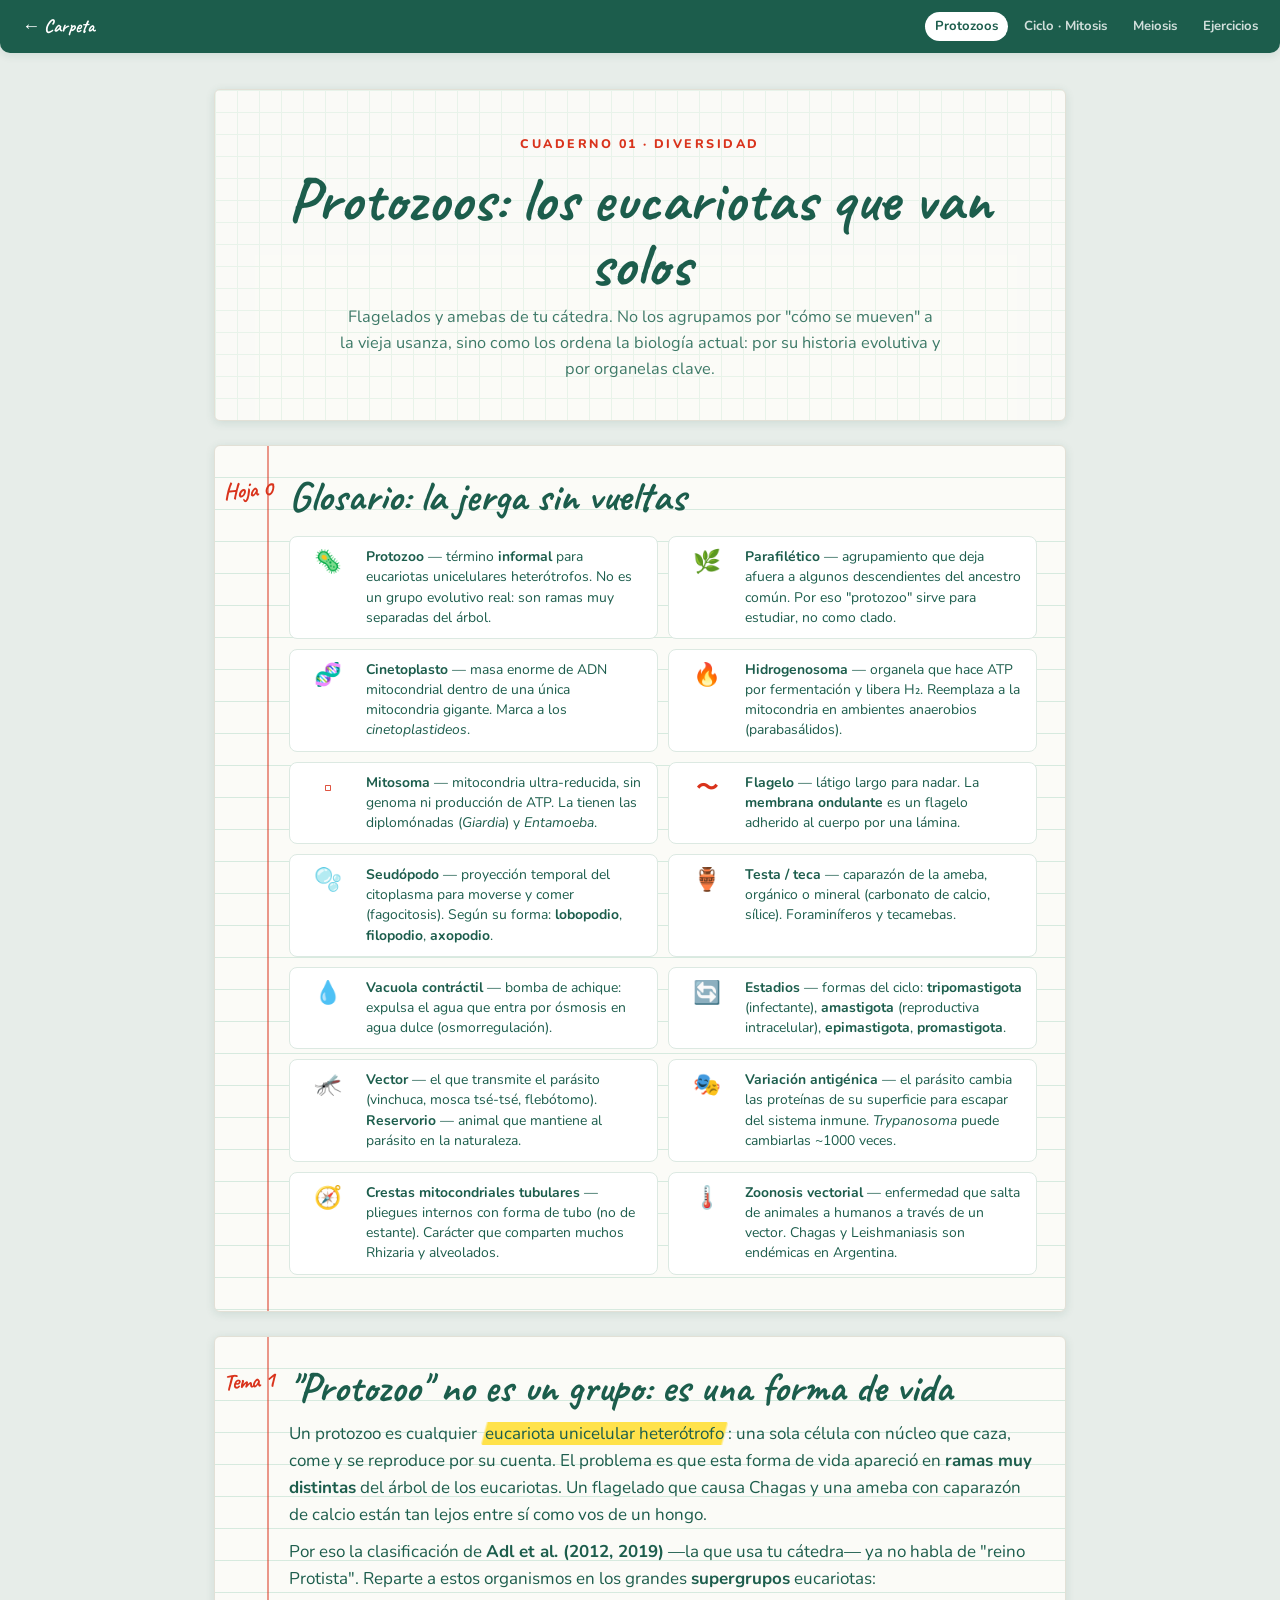
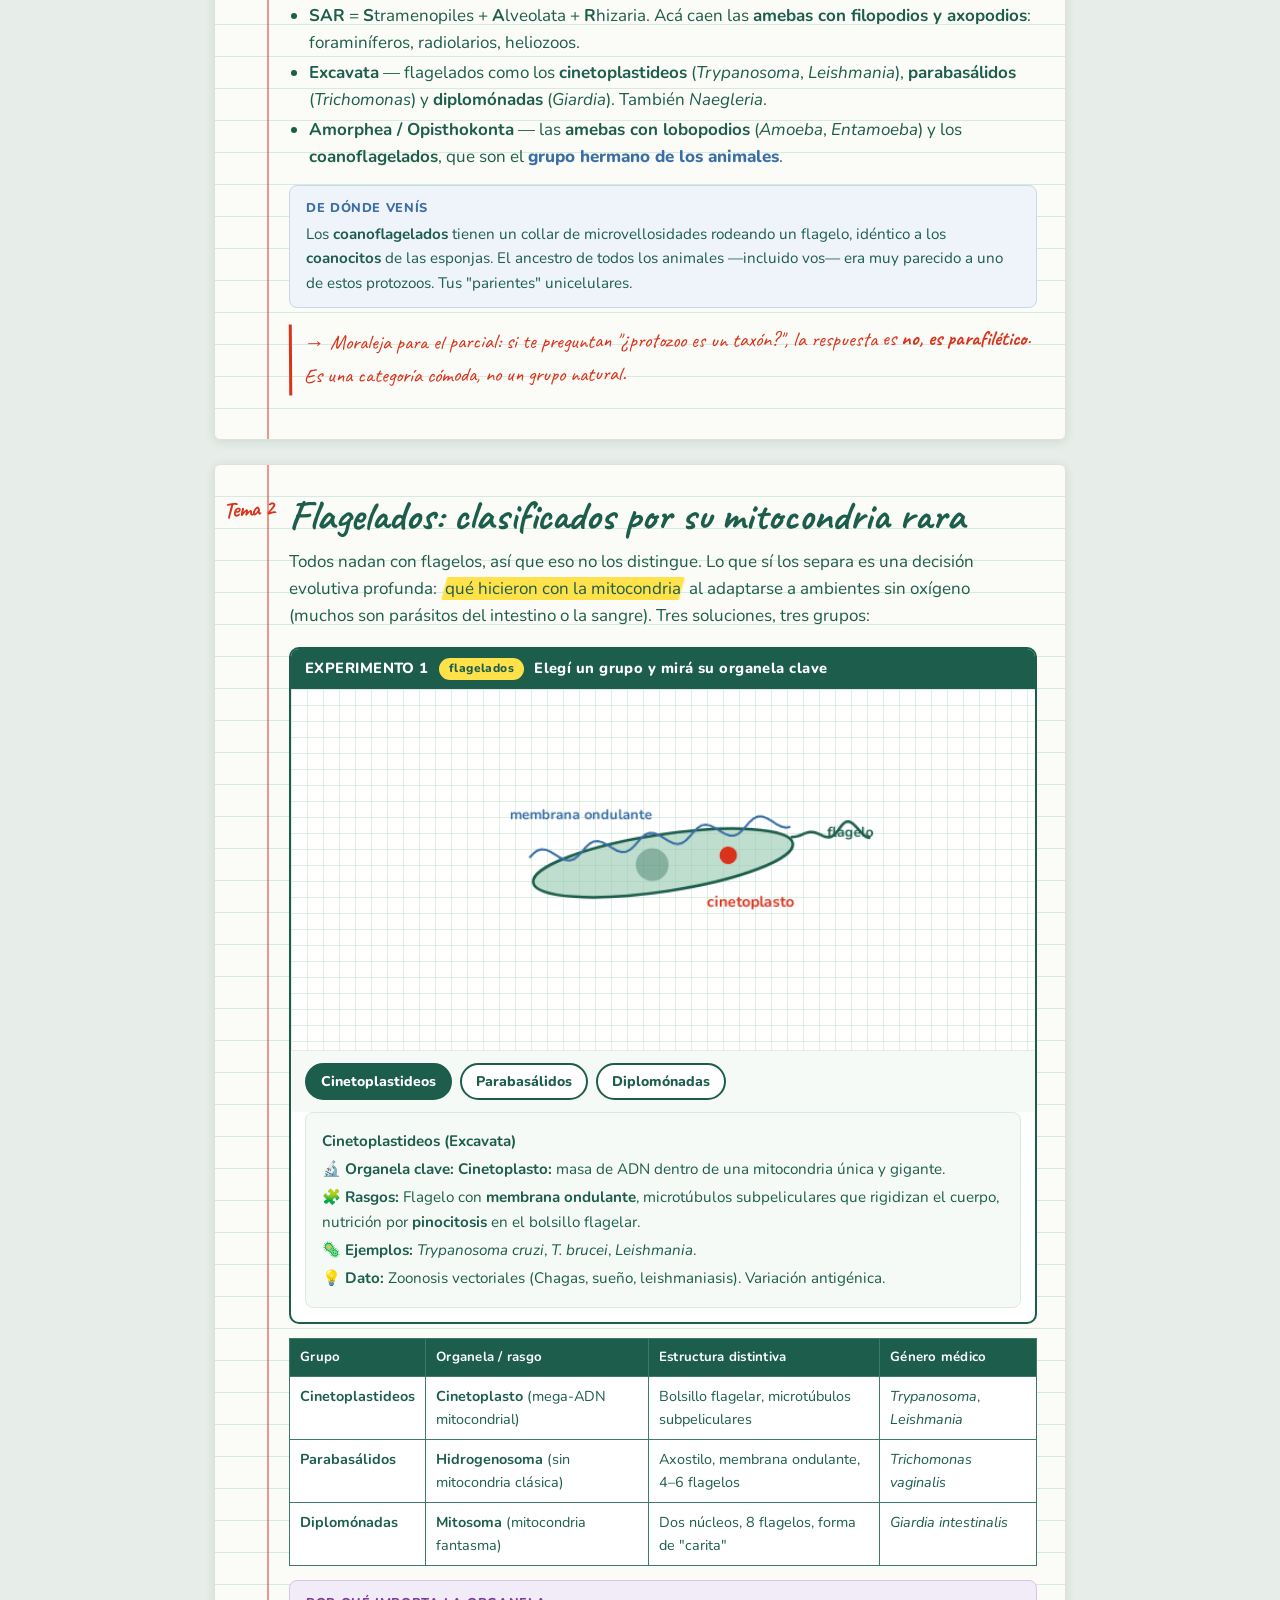
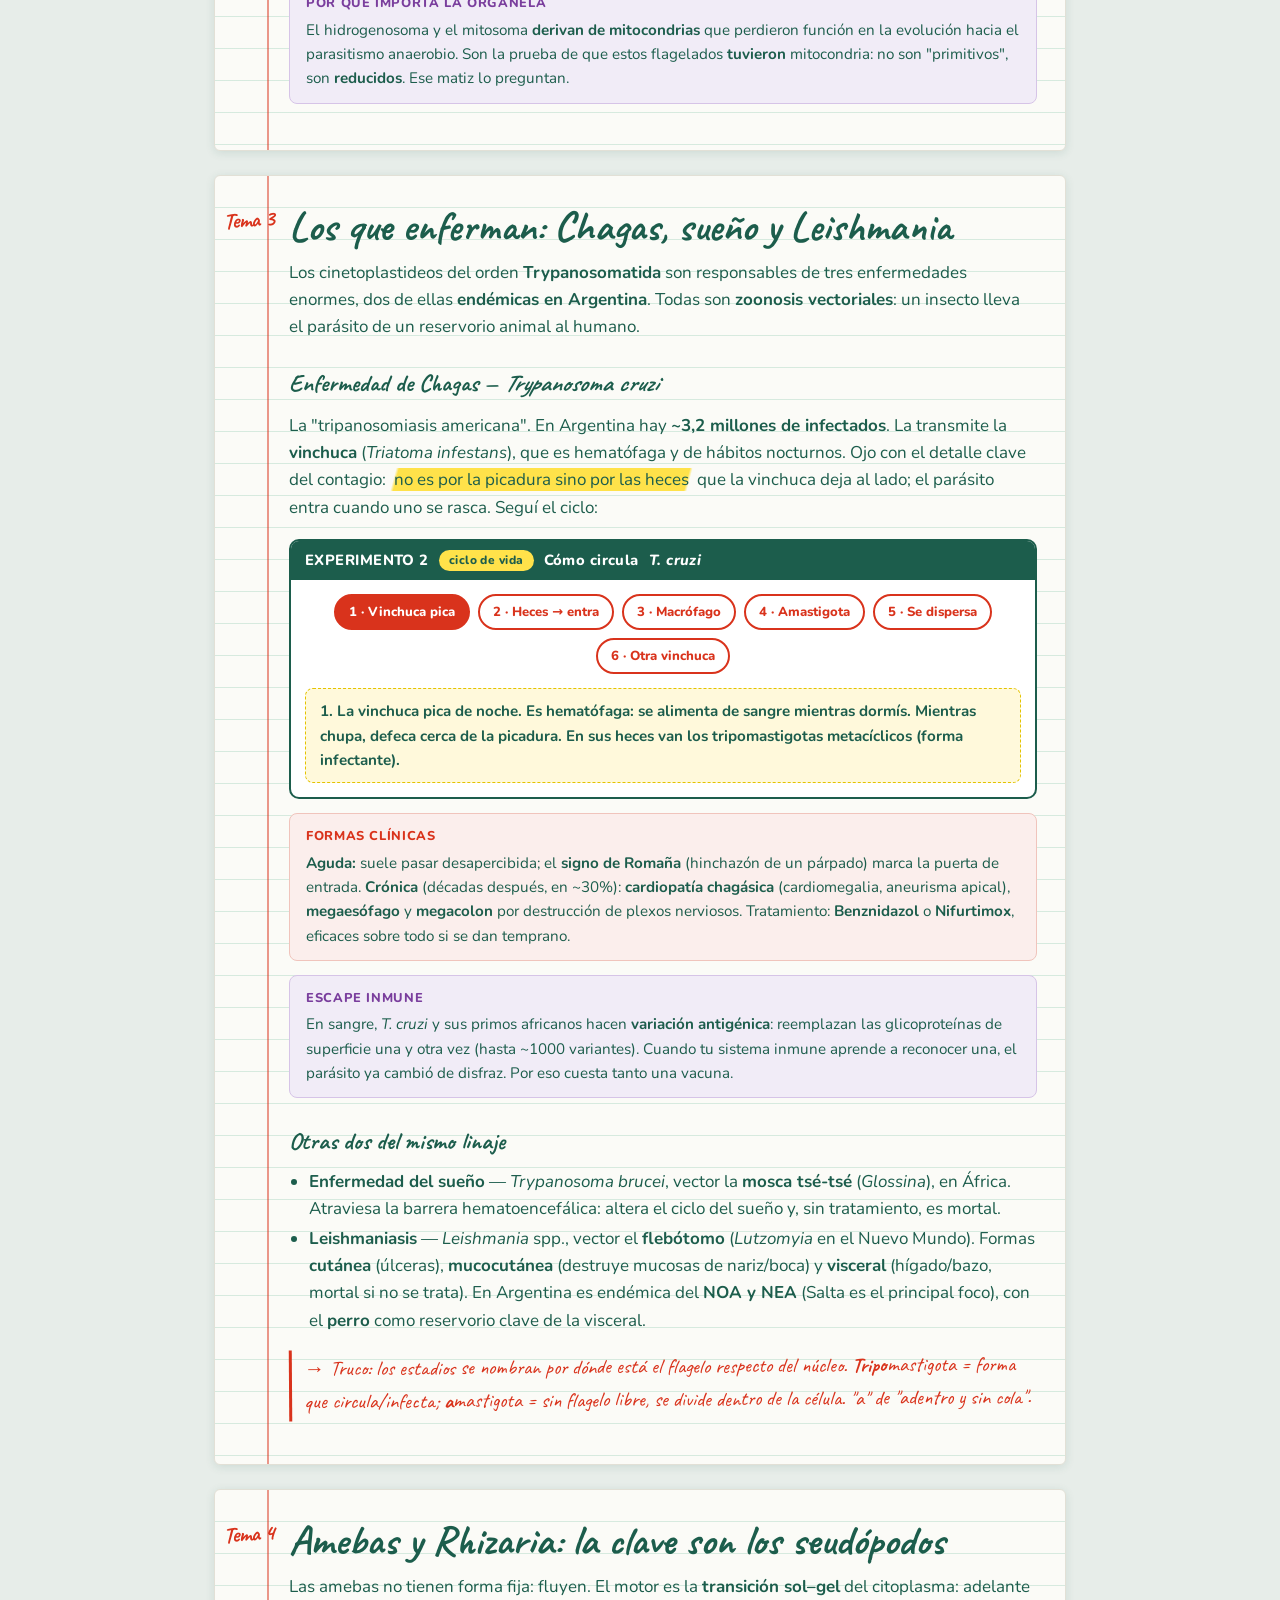
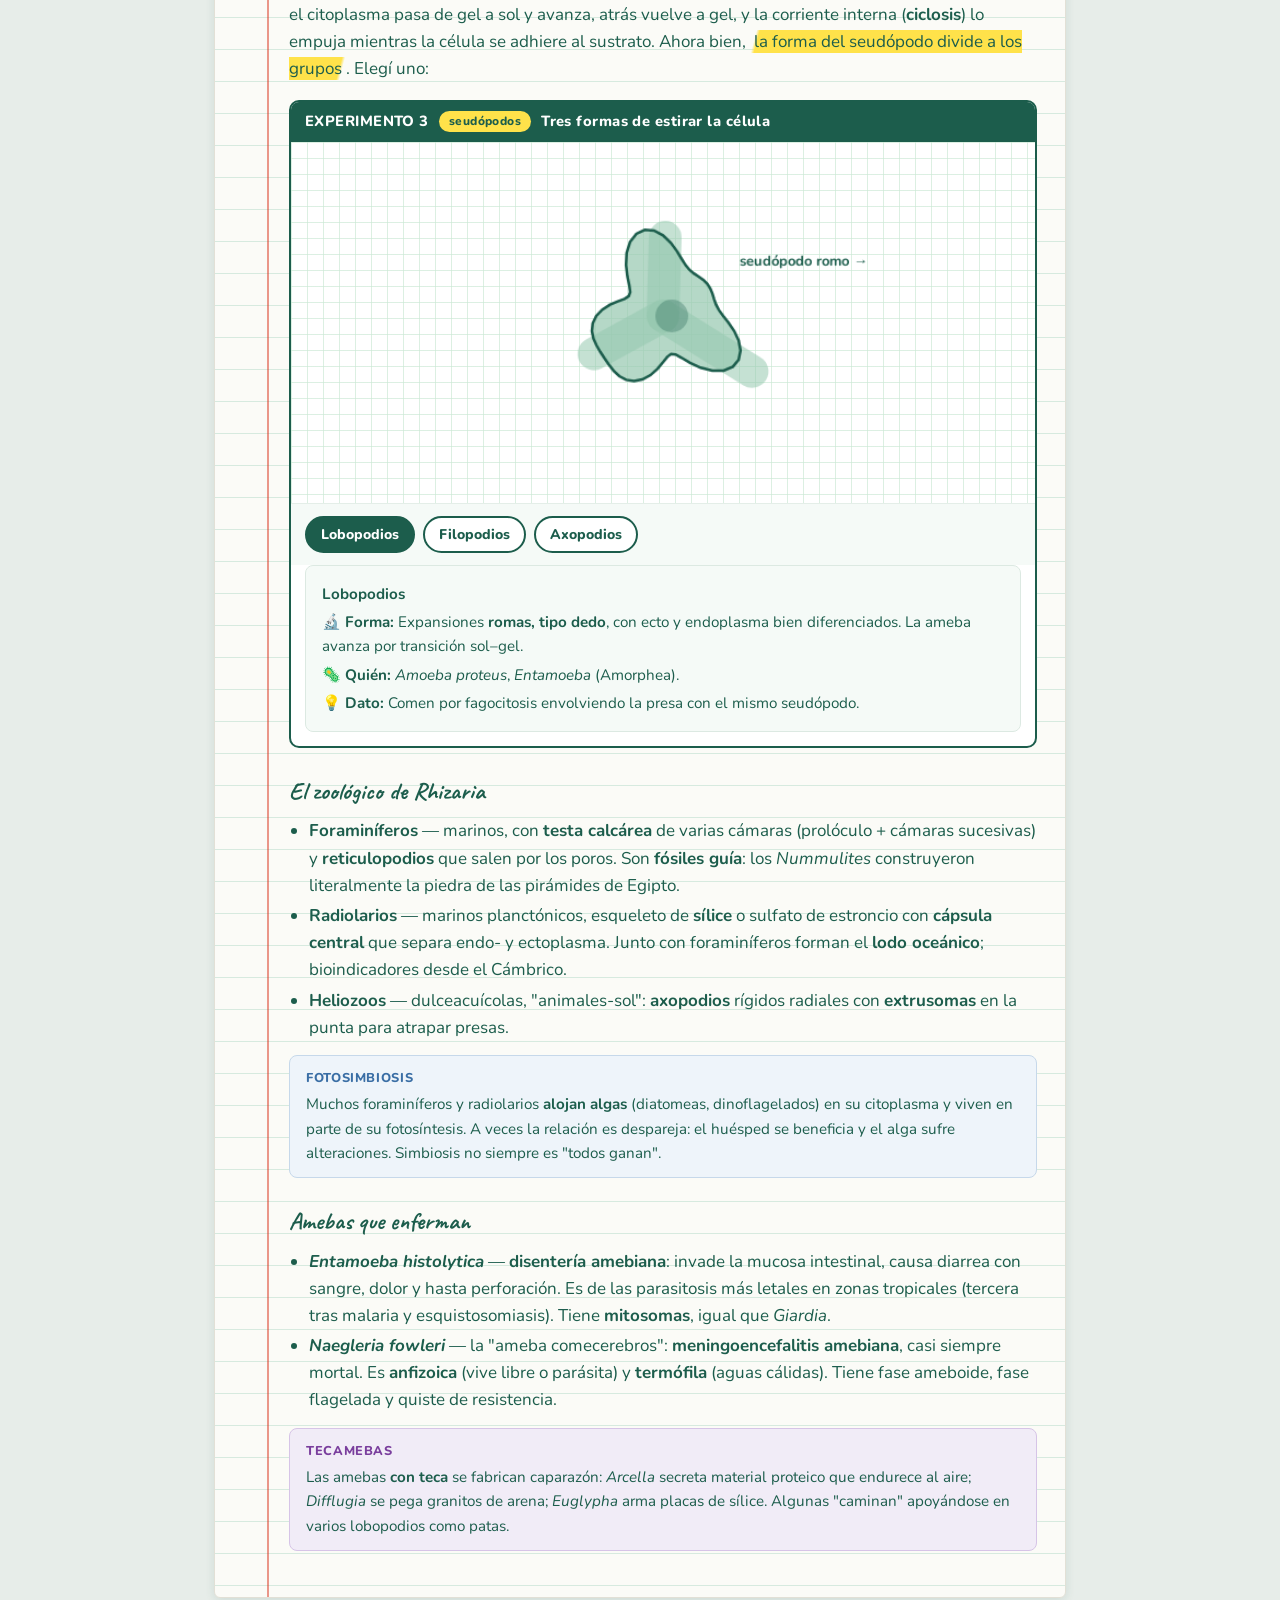
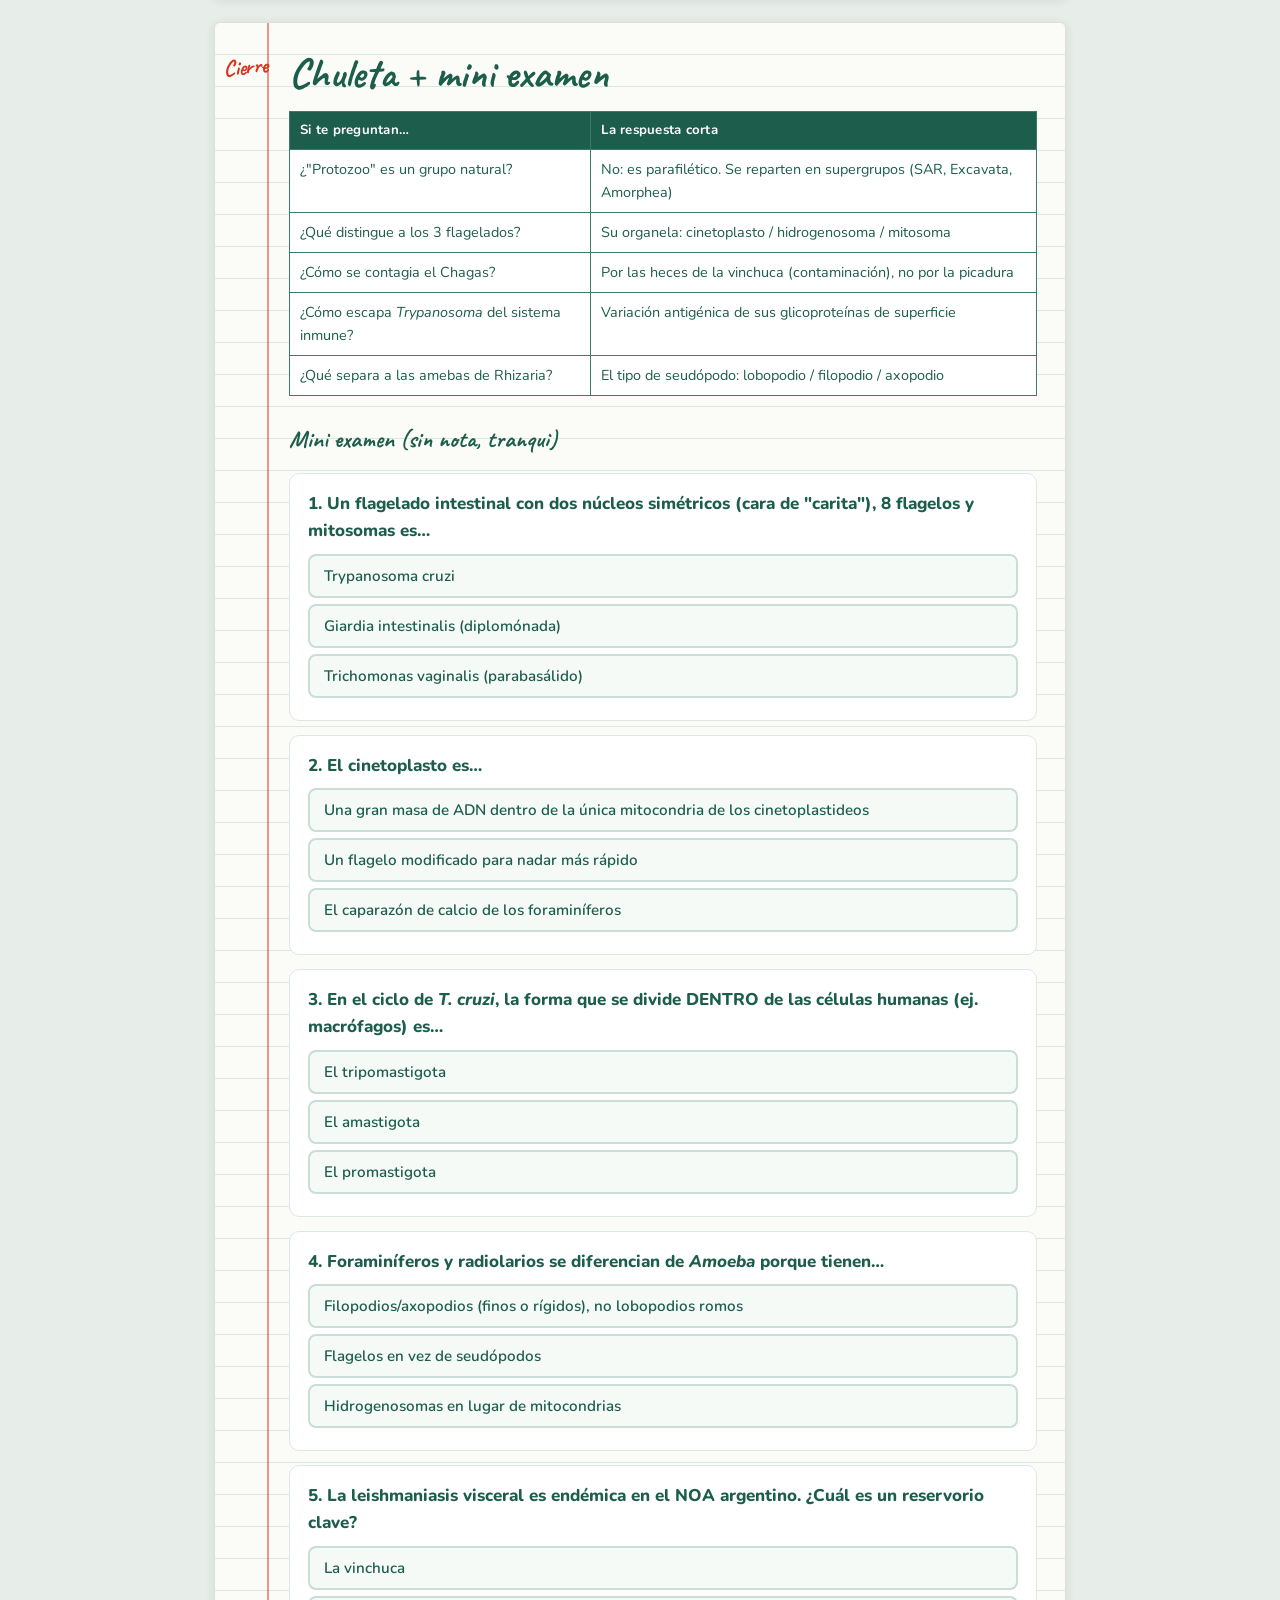
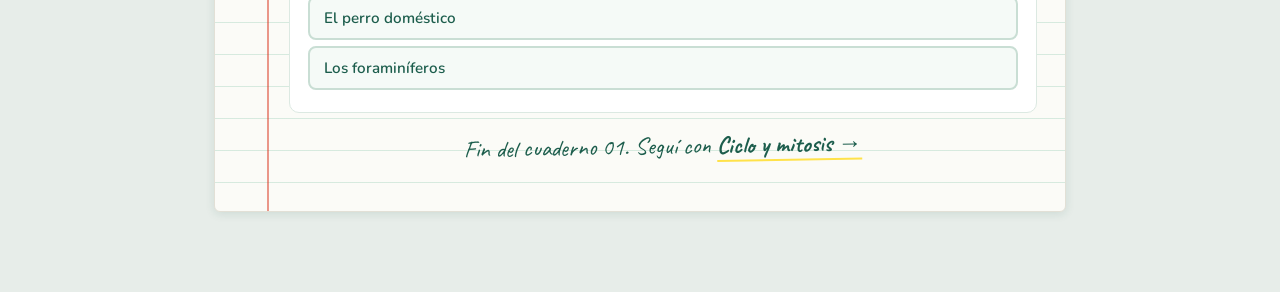
<file: protozoos.html>
<!DOCTYPE html>
<html lang="es">
<head>
<meta charset="UTF-8">
<meta name="viewport" content="width=device-width, initial-scale=1.0">
<title>01 · Diversidad de protozoos</title>
<link rel="preconnect" href="https://fonts.googleapis.com">
<link href="https://fonts.googleapis.com/css2?family=Caveat:wght@600;700&family=Nunito:wght@400;600;700;800&display=swap" rel="stylesheet">
<link rel="stylesheet" href="estilos.css">
</head>
<body>
<nav class="navbar">
  <a class="inicio" href="index.html">← Carpeta</a>
  <a class="actual" href="protozoos.html">Protozoos</a>
  <a href="ciclo-mitosis.html">Ciclo · Mitosis</a>
  <a href="meiosis.html">Meiosis</a>
  <a href="ejercicios.html">Ejercicios</a>
</nav>
<div class="carpeta">

  <header class="caratula">
    <div class="materia">Cuaderno 01 · Diversidad</div>
    <h1>Protozoos: los eucariotas que van solos</h1>
    <p class="sub">Flagelados y amebas de tu cátedra. No los agrupamos por "cómo se mueven" a la vieja usanza, sino como los ordena la biología actual: por su historia evolutiva y por organelas clave.</p>
  </header>

  <!-- ===== GLOSARIO ===== -->
  <section class="hoja" id="glosario">
    <span class="num">Hoja 0</span>
    <h2>Glosario: la jerga sin vueltas</h2>
    <div class="glosario-grid">
      <div class="termino"><span class="simbolo">🦠</span><span class="def"><b>Protozoo</b> — término <b>informal</b> para eucariotas unicelulares heterótrofos. No es un grupo evolutivo real: son ramas muy separadas del árbol.</span></div>
      <div class="termino"><span class="simbolo">🌿</span><span class="def"><b>Parafilético</b> — agrupamiento que deja afuera a algunos descendientes del ancestro común. Por eso "protozoo" sirve para estudiar, no como clado.</span></div>
      <div class="termino"><span class="simbolo">🧬</span><span class="def"><b>Cinetoplasto</b> — masa enorme de ADN mitocondrial dentro de una única mitocondria gigante. Marca a los <i class="sp">cinetoplastideos</i>.</span></div>
      <div class="termino"><span class="simbolo">🔥</span><span class="def"><b>Hidrogenosoma</b> — organela que hace ATP por fermentación y libera H₂. Reemplaza a la mitocondria en ambientes anaerobios (parabasálidos).</span></div>
      <div class="termino"><span class="simbolo">▫️</span><span class="def"><b>Mitosoma</b> — mitocondria ultra-reducida, sin genoma ni producción de ATP. La tienen las diplomónadas (<i class="sp">Giardia</i>) y <i class="sp">Entamoeba</i>.</span></div>
      <div class="termino"><span class="simbolo">〜</span><span class="def"><b>Flagelo</b> — látigo largo para nadar. La <b>membrana ondulante</b> es un flagelo adherido al cuerpo por una lámina.</span></div>
      <div class="termino"><span class="simbolo">🫧</span><span class="def"><b>Seudópodo</b> — proyección temporal del citoplasma para moverse y comer (fagocitosis). Según su forma: <b>lobopodio</b>, <b>filopodio</b>, <b>axopodio</b>.</span></div>
      <div class="termino"><span class="simbolo">🏺</span><span class="def"><b>Testa / teca</b> — caparazón de la ameba, orgánico o mineral (carbonato de calcio, sílice). Foraminíferos y tecamebas.</span></div>
      <div class="termino"><span class="simbolo">💧</span><span class="def"><b>Vacuola contráctil</b> — bomba de achique: expulsa el agua que entra por ósmosis en agua dulce (osmorregulación).</span></div>
      <div class="termino"><span class="simbolo">🔄</span><span class="def"><b>Estadios</b> — formas del ciclo: <b>tripomastigota</b> (infectante), <b>amastigota</b> (reproductiva intracelular), <b>epimastigota</b>, <b>promastigota</b>.</span></div>
      <div class="termino"><span class="simbolo">🦟</span><span class="def"><b>Vector</b> — el que transmite el parásito (vinchuca, mosca tsé-tsé, flebótomo). <b>Reservorio</b> — animal que mantiene al parásito en la naturaleza.</span></div>
      <div class="termino"><span class="simbolo">🎭</span><span class="def"><b>Variación antigénica</b> — el parásito cambia las proteínas de su superficie para escapar del sistema inmune. <i class="sp">Trypanosoma</i> puede cambiarlas ~1000 veces.</span></div>
      <div class="termino"><span class="simbolo">🧭</span><span class="def"><b>Crestas mitocondriales tubulares</b> — pliegues internos con forma de tubo (no de estante). Carácter que comparten muchos Rhizaria y alveolados.</span></div>
      <div class="termino"><span class="simbolo">🌡️</span><span class="def"><b>Zoonosis vectorial</b> — enfermedad que salta de animales a humanos a través de un vector. Chagas y Leishmaniasis son endémicas en Argentina.</span></div>
    </div>
  </section>

  <!-- ===== INTRO: ÁRBOL ===== -->
  <section class="hoja" id="arbol">
    <span class="num">Tema 1</span>
    <h2>"Protozoo" no es un grupo: es una forma de vida</h2>
    <p>Un protozoo es cualquier <mark>eucariota unicelular heterótrofo</mark>: una sola célula con núcleo que caza, come y se reproduce por su cuenta. El problema es que esta forma de vida apareció en <b>ramas muy distintas</b> del árbol de los eucariotas. Un flagelado que causa Chagas y una ameba con caparazón de calcio están tan lejos entre sí como vos de un hongo.</p>
    <p>Por eso la clasificación de <b>Adl et al. (2012, 2019)</b> —la que usa tu cátedra— ya no habla de "reino Protista". Reparte a estos organismos en los grandes <b>supergrupos</b> eucariotas:</p>
    <ul>
      <li><b>SAR</b> = <b>S</b>tramenopiles + <b>A</b>lveolata + <b>R</b>hizaria. Acá caen las <b>amebas con filopodios y axopodios</b>: foraminíferos, radiolarios, heliozoos.</li>
      <li><b>Excavata</b> — flagelados como los <b>cinetoplastideos</b> (<i class="sp">Trypanosoma</i>, <i class="sp">Leishmania</i>), <b>parabasálidos</b> (<i class="sp">Trichomonas</i>) y <b>diplomónadas</b> (<i class="sp">Giardia</i>). También <i class="sp">Naegleria</i>.</li>
      <li><b>Amorphea / Opisthokonta</b> — las <b>amebas con lobopodios</b> (<i class="sp">Amoeba</i>, <i class="sp">Entamoeba</i>) y los <b>coanoflagelados</b>, que son el <span class="azul">grupo hermano de los animales</span>.</li>
    </ul>
    <div class="caja evolutivo"><span class="cab">De dónde venís</span>Los <b>coanoflagelados</b> tienen un collar de microvellosidades rodeando un flagelo, idéntico a los <b>coanocitos</b> de las esponjas. El ancestro de todos los animales —incluido vos— era muy parecido a uno de estos protozoos. Tus "parientes" unicelulares.</div>
    <div class="nota">→ Moraleja para el parcial: si te preguntan "¿protozoo es un taxón?", la respuesta es <b>no, es parafilético</b>. Es una categoría cómoda, no un grupo natural.</div>
  </section>

  <!-- ===== FLAGELADOS ===== -->
  <section class="hoja" id="flagelados">
    <span class="num">Tema 2</span>
    <h2>Flagelados: clasificados por su mitocondria rara</h2>
    <p>Todos nadan con flagelos, así que eso no los distingue. Lo que sí los separa es una decisión evolutiva profunda: <mark>qué hicieron con la mitocondria</mark> al adaptarse a ambientes sin oxígeno (muchos son parásitos del intestino o la sangre). Tres soluciones, tres grupos:</p>

    <div class="experimento">
      <div class="titulo">EXPERIMENTO 1 <span class="tag">flagelados</span> Elegí un grupo y mirá su organela clave</div>
      <canvas id="cv1" class="lienzo" width="680" height="330"></canvas>
      <div class="panel">
        <div class="grupo">
          <button class="tab activo" data-f="0" id="fg0">Cinetoplastideos</button>
          <button class="tab" data-f="1" id="fg1">Parabasálidos</button>
          <button class="tab" data-f="2" id="fg2">Diplomónadas</button>
        </div>
      </div>
      <div class="ficha" id="f_ficha"></div>
    </div>

    <table class="chuleta">
      <thead><tr><th>Grupo</th><th>Organela / rasgo</th><th>Estructura distintiva</th><th>Género médico</th></tr></thead>
      <tbody>
        <tr><td><b>Cinetoplastideos</b></td><td><b>Cinetoplasto</b> (mega-ADN mitocondrial)</td><td>Bolsillo flagelar, microtúbulos subpeliculares</td><td><i class="sp">Trypanosoma</i>, <i class="sp">Leishmania</i></td></tr>
        <tr><td><b>Parabasálidos</b></td><td><b>Hidrogenosoma</b> (sin mitocondria clásica)</td><td>Axostilo, membrana ondulante, 4–6 flagelos</td><td><i class="sp">Trichomonas vaginalis</i></td></tr>
        <tr><td><b>Diplomónadas</b></td><td><b>Mitosoma</b> (mitocondria fantasma)</td><td>Dos núcleos, 8 flagelos, forma de "carita"</td><td><i class="sp">Giardia intestinalis</i></td></tr>
      </tbody>
    </table>
    <div class="caja dato"><span class="cab">Por qué importa la organela</span>El hidrogenosoma y el mitosoma <b>derivan de mitocondrias</b> que perdieron función en la evolución hacia el parasitismo anaerobio. Son la prueba de que estos flagelados <b>tuvieron</b> mitocondria: no son "primitivos", son <b>reducidos</b>. Ese matiz lo preguntan.</div>
  </section>

  <!-- ===== CINETOPLASTIDEOS MÉDICOS ===== -->
  <section class="hoja" id="chagas">
    <span class="num">Tema 3</span>
    <h2>Los que enferman: Chagas, sueño y Leishmania</h2>
    <p>Los cinetoplastideos del orden <b>Trypanosomatida</b> son responsables de tres enfermedades enormes, dos de ellas <b>endémicas en Argentina</b>. Todas son <b>zoonosis vectoriales</b>: un insecto lleva el parásito de un reservorio animal al humano.</p>

    <h3>Enfermedad de Chagas — <i class="sp">Trypanosoma cruzi</i></h3>
    <p>La "tripanosomiasis americana". En Argentina hay <b>~3,2 millones de infectados</b>. La transmite la <b>vinchuca</b> (<i class="sp">Triatoma infestans</i>), que es hematófaga y de hábitos nocturnos. Ojo con el detalle clave del contagio: <mark>no es por la picadura sino por las heces</mark> que la vinchuca deja al lado; el parásito entra cuando uno se rasca. Seguí el ciclo:</p>

    <div class="experimento">
      <div class="titulo">EXPERIMENTO 2 <span class="tag">ciclo de vida</span> Cómo circula <i class="sp">T. cruzi</i></div>
      <div class="ciclo" id="ciclo">
        <div class="ciclo-nodos">
          <button class="cn activo" data-c="0">1 · Vinchuca pica</button>
          <button class="cn" data-c="1">2 · Heces → entra</button>
          <button class="cn" data-c="2">3 · Macrófago</button>
          <button class="cn" data-c="3">4 · Amastigota</button>
          <button class="cn" data-c="4">5 · Se dispersa</button>
          <button class="cn" data-c="5">6 · Otra vinchuca</button>
        </div>
      </div>
      <div class="veredicto" id="ciclo_v"></div>
    </div>

    <div class="caja medico"><span class="cab">Formas clínicas</span><b>Aguda:</b> suele pasar desapercibida; el <b>signo de Romaña</b> (hinchazón de un párpado) marca la puerta de entrada. <b>Crónica</b> (décadas después, en ~30%): <b>cardiopatía chagásica</b> (cardiomegalia, aneurisma apical), <b>megaesófago</b> y <b>megacolon</b> por destrucción de plexos nerviosos. Tratamiento: <b>Benznidazol</b> o <b>Nifurtimox</b>, eficaces sobre todo si se dan temprano.</div>
    <div class="caja dato"><span class="cab">Escape inmune</span>En sangre, <i class="sp">T. cruzi</i> y sus primos africanos hacen <b>variación antigénica</b>: reemplazan las glicoproteínas de superficie una y otra vez (hasta ~1000 variantes). Cuando tu sistema inmune aprende a reconocer una, el parásito ya cambió de disfraz. Por eso cuesta tanto una vacuna.</div>

    <h3>Otras dos del mismo linaje</h3>
    <ul>
      <li><b>Enfermedad del sueño</b> — <i class="sp">Trypanosoma brucei</i>, vector la <b>mosca tsé-tsé</b> (<i class="sp">Glossina</i>), en África. Atraviesa la barrera hematoencefálica: altera el ciclo del sueño y, sin tratamiento, es mortal.</li>
      <li><b>Leishmaniasis</b> — <i class="sp">Leishmania</i> spp., vector el <b>flebótomo</b> (<i class="sp">Lutzomyia</i> en el Nuevo Mundo). Formas <b>cutánea</b> (úlceras), <b>mucocutánea</b> (destruye mucosas de nariz/boca) y <b>visceral</b> (hígado/bazo, mortal si no se trata). En Argentina es endémica del <b>NOA y NEA</b> (Salta es el principal foco), con el <b>perro</b> como reservorio clave de la visceral.</li>
    </ul>
    <div class="nota">→ Truco: los estadios se nombran por dónde está el flagelo respecto del núcleo. <b>Tripo</b>mastigota = forma que circula/infecta; <b>a</b>mastigota = sin flagelo libre, se divide dentro de la célula. "a" de "adentro y sin cola".</div>
  </section>

  <!-- ===== AMEBAS / RHIZARIA ===== -->
  <section class="hoja" id="amebas">
    <span class="num">Tema 4</span>
    <h2>Amebas y Rhizaria: la clave son los seudópodos</h2>
    <p>Las amebas no tienen forma fija: fluyen. El motor es la <b>transición sol–gel</b> del citoplasma: adelante el citoplasma pasa de gel a sol y avanza, atrás vuelve a gel, y la corriente interna (<b>ciclosis</b>) lo empuja mientras la célula se adhiere al sustrato. Ahora bien, <mark>la forma del seudópodo divide a los grupos</mark>. Elegí uno:</p>

    <div class="experimento">
      <div class="titulo">EXPERIMENTO 3 <span class="tag">seudópodos</span> Tres formas de estirar la célula</div>
      <canvas id="cv3" class="lienzo" width="680" height="330"></canvas>
      <div class="panel">
        <div class="grupo">
          <button class="tab activo" data-s="0" id="s0">Lobopodios</button>
          <button class="tab" data-s="1" id="s1">Filopodios</button>
          <button class="tab" data-s="2" id="s2">Axopodios</button>
        </div>
      </div>
      <div class="ficha" id="s_ficha"></div>
    </div>

    <h3>El zoológico de Rhizaria</h3>
    <ul>
      <li><b>Foraminíferos</b> — marinos, con <b>testa calcárea</b> de varias cámaras (prolóculo + cámaras sucesivas) y <b>reticulopodios</b> que salen por los poros. Son <b>fósiles guía</b>: los <i class="sp">Nummulites</i> construyeron literalmente la piedra de las pirámides de Egipto.</li>
      <li><b>Radiolarios</b> — marinos planctónicos, esqueleto de <b>sílice</b> o sulfato de estroncio con <b>cápsula central</b> que separa endo- y ectoplasma. Junto con foraminíferos forman el <b>lodo oceánico</b>; bioindicadores desde el Cámbrico.</li>
      <li><b>Heliozoos</b> — dulceacuícolas, "animales-sol": <b>axopodios</b> rígidos radiales con <b>extrusomas</b> en la punta para atrapar presas.</li>
    </ul>
    <div class="caja evolutivo"><span class="cab">Fotosimbiosis</span>Muchos foraminíferos y radiolarios <b>alojan algas</b> (diatomeas, dinoflagelados) en su citoplasma y viven en parte de su fotosíntesis. A veces la relación es despareja: el huésped se beneficia y el alga sufre alteraciones. Simbiosis no siempre es "todos ganan".</div>

    <h3>Amebas que enferman</h3>
    <ul>
      <li><b><i class="sp">Entamoeba histolytica</i></b> — <b>disentería amebiana</b>: invade la mucosa intestinal, causa diarrea con sangre, dolor y hasta perforación. Es de las parasitosis más letales en zonas tropicales (tercera tras malaria y esquistosomiasis). Tiene <b>mitosomas</b>, igual que <i class="sp">Giardia</i>.</li>
      <li><b><i class="sp">Naegleria fowleri</i></b> — la "ameba comecerebros": <b>meningoencefalitis amebiana</b>, casi siempre mortal. Es <b>anfizoica</b> (vive libre o parásita) y <b>termófila</b> (aguas cálidas). Tiene fase ameboide, fase flagelada y quiste de resistencia.</li>
    </ul>
    <div class="caja dato"><span class="cab">Tecamebas</span>Las amebas <b>con teca</b> se fabrican caparazón: <i class="sp">Arcella</i> secreta material proteico que endurece al aire; <i class="sp">Difflugia</i> se pega granitos de arena; <i class="sp">Euglypha</i> arma placas de sílice. Algunas "caminan" apoyándose en varios lobopodios como patas.</div>
  </section>

  <!-- ===== CHULETA + QUIZ ===== -->
  <section class="hoja" id="chuleta">
    <span class="num">Cierre</span>
    <h2>Chuleta + mini examen</h2>
    <table class="chuleta">
      <thead><tr><th>Si te preguntan…</th><th>La respuesta corta</th></tr></thead>
      <tbody>
        <tr><td>¿"Protozoo" es un grupo natural?</td><td>No: es parafilético. Se reparten en supergrupos (SAR, Excavata, Amorphea)</td></tr>
        <tr><td>¿Qué distingue a los 3 flagelados?</td><td>Su organela: cinetoplasto / hidrogenosoma / mitosoma</td></tr>
        <tr><td>¿Cómo se contagia el Chagas?</td><td>Por las heces de la vinchuca (contaminación), no por la picadura</td></tr>
        <tr><td>¿Cómo escapa <i class="sp">Trypanosoma</i> del sistema inmune?</td><td>Variación antigénica de sus glicoproteínas de superficie</td></tr>
        <tr><td>¿Qué separa a las amebas de Rhizaria?</td><td>El tipo de seudópodo: lobopodio / filopodio / axopodio</td></tr>
      </tbody>
    </table>

    <h3>Mini examen (sin nota, tranqui)</h3>

    <div class="pregunta">
      <p class="q">1. Un flagelado intestinal con dos núcleos simétricos (cara de "carita"), 8 flagelos y mitosomas es…</p>
      <button class="opcion" data-q="1" data-ok="">Trypanosoma cruzi</button>
      <button class="opcion" data-q="1" data-ok="0">Giardia intestinalis (diplomónada)</button>
      <button class="opcion" data-q="1" data-ok="">Trichomonas vaginalis (parabasálido)</button>
      <div class="feedback" id="f1"></div>
    </div>

    <div class="pregunta">
      <p class="q">2. El cinetoplasto es…</p>
      <button class="opcion" data-q="2" data-ok="0">Una gran masa de ADN dentro de la única mitocondria de los cinetoplastideos</button>
      <button class="opcion" data-q="2" data-ok="">Un flagelo modificado para nadar más rápido</button>
      <button class="opcion" data-q="2" data-ok="">El caparazón de calcio de los foraminíferos</button>
      <div class="feedback" id="f2"></div>
    </div>

    <div class="pregunta">
      <p class="q">3. En el ciclo de <i class="sp">T. cruzi</i>, la forma que se divide DENTRO de las células humanas (ej. macrófagos) es…</p>
      <button class="opcion" data-q="3" data-ok="">El tripomastigota</button>
      <button class="opcion" data-q="3" data-ok="0">El amastigota</button>
      <button class="opcion" data-q="3" data-ok="">El promastigota</button>
      <div class="feedback" id="f3"></div>
    </div>

    <div class="pregunta">
      <p class="q">4. Foraminíferos y radiolarios se diferencian de <i class="sp">Amoeba</i> porque tienen…</p>
      <button class="opcion" data-q="4" data-ok="0">Filopodios/axopodios (finos o rígidos), no lobopodios romos</button>
      <button class="opcion" data-q="4" data-ok="">Flagelos en vez de seudópodos</button>
      <button class="opcion" data-q="4" data-ok="">Hidrogenosomas en lugar de mitocondrias</button>
      <div class="feedback" id="f4"></div>
    </div>

    <div class="pregunta">
      <p class="q">5. La leishmaniasis visceral es endémica en el NOA argentino. ¿Cuál es un reservorio clave?</p>
      <button class="opcion" data-q="5" data-ok="">La vinchuca</button>
      <button class="opcion" data-q="5" data-ok="0">El perro doméstico</button>
      <button class="opcion" data-q="5" data-ok="">Los foraminíferos</button>
      <div class="feedback" id="f5"></div>
    </div>

    <p class="cierre">Fin del cuaderno 01. Seguí con <a class="link" href="ciclo-mitosis.html">Ciclo y mitosis →</a></p>
  </section>

</div>
<script src="comun.js"></script>
<script>
window.EXPLICA = {
  "1":"Dos núcleos + 8 flagelos + mitosomas = Giardia (diplomónada). Trypanosoma es alargado con un solo núcleo y cinetoplasto; Trichomonas tiene axostilo e hidrogenosomas.",
  "2":"El cinetoplasto es ADN mitocondrial condensado en una masa gigante dentro de la mitocondria única. Le da el nombre al grupo.",
  "3":"El amastigota es la forma intracelular sin flagelo libre, que se multiplica dentro de macrófagos. El tripomastigota circula por sangre e infecta.",
  "4":"El tipo de seudópodo es el criterio: lobopodios romos (Amoeba/Entamoeba) vs filopodios/reticulopodios (foraminíferos) vs axopodios rígidos (radiolarios, heliozoos).",
  "5":"El perro es el reservorio doméstico central de la leishmaniasis visceral; por eso el control incluye tenencia responsable y vigilancia canina."
};

/* ============ EXP 1: flagelados ============ */
(function(){
  const cv=$("cv1"); if(!cv) return;
  const {ctx,W,H}=setupCanvas(cv);
  const cx=W/2, cy=H/2-6;
  let sel=0, t=0;

  const fichas=[
    {n:"Cinetoplastideos (Excavata)",
     org:"<b>Cinetoplasto:</b> masa de ADN dentro de una mitocondria única y gigante.",
     ras:"Flagelo con <b>membrana ondulante</b>, microtúbulos subpeliculares que rigidizan el cuerpo, nutrición por <b>pinocitosis</b> en el bolsillo flagelar.",
     ej:"<i class='sp'>Trypanosoma cruzi</i>, <i class='sp'>T. brucei</i>, <i class='sp'>Leishmania</i>.",
     dato:"Zoonosis vectoriales (Chagas, sueño, leishmaniasis). Variación antigénica."},
    {n:"Parabasálidos (Excavata)",
     org:"<b>Hidrogenosoma:</b> hace ATP por fermentación y libera H₂. Sin mitocondria clásica.",
     ras:"<b>Axostilo</b> rígido que atraviesa la célula, <b>membrana ondulante</b>, 4–6 flagelos, cuerpo periforme.",
     ej:"<i class='sp'>Trichomonas vaginalis</i> (ITS), <i class='sp'>Tritrichomonas foetus</i> (abortos en bovinos).",
     dato:"No forma quistes: se transmite directo. Anaerobio."},
    {n:"Diplomónadas (Excavata)",
     org:"<b>Mitosoma:</b> mitocondria reducida sin genoma ni ATP.",
     ras:"<b>Dos núcleos</b> simétricos (aspecto de carita), <b>8 flagelos</b>, disco adhesivo ventral. Forma quistes.",
     ej:"<i class='sp'>Giardia intestinalis</i> (giardiasis: diarrea, malabsorción).",
     dato:"Se adhiere al epitelio intestinal y roba nutrientes. Muy resistente como quiste."}
  ];

  function flagelo(x0,y0,ang,largo,fase,amp){
    ctx.strokeStyle=COL.tinta; ctx.lineWidth=2.5; ctx.lineCap="round"; ctx.beginPath();
    for(let i=0;i<=30;i++){
      const d=i/30*largo;
      const px=x0+Math.cos(ang)*d - Math.sin(ang)*Math.sin(fase-i*0.4)*amp*(i/30);
      const py=y0+Math.sin(ang)*d + Math.cos(ang)*Math.sin(fase-i*0.4)*amp*(i/30);
      i?ctx.lineTo(px,py):ctx.moveTo(px,py);
    }
    ctx.stroke(); ctx.lineCap="butt";
  }

  function pintar(){
    ctx.clearRect(0,0,W,H);
    if(sel===0){ // TRYPANOSOMA alargado
      ctx.save(); ctx.translate(cx,cy); ctx.rotate(-0.15);
      // cuerpo fusiforme largo
      ctx.fillStyle="rgba(150,200,175,.6)"; ctx.strokeStyle=COL.tinta; ctx.lineWidth=2.5;
      ctx.beginPath(); ctx.ellipse(0,0,120,26,0,0,7); ctx.fill(); ctx.stroke();
      // membrana ondulante (borde superior ondulado)
      ctx.strokeStyle=COL.azul; ctx.lineWidth=2; ctx.beginPath();
      for(let i=0;i<=60;i++){ const x=-120+i*4; const y=-22+Math.sin(t*0.12+i*0.5)*7; i?ctx.lineTo(x,y):ctx.moveTo(x,y);} ctx.stroke();
      // flagelo libre saliendo adelante
      flagelo(120,-6,0.02,70,t*0.15,10);
      // núcleo
      ctx.fillStyle="rgba(28,93,76,.35)"; ctx.beginPath(); ctx.arc(-10,0,15,0,7); ctx.fill();
      // cinetoplasto (punto rojo marcado)
      ctx.fillStyle=COL.rojo; ctx.beginPath(); ctx.arc(60,2,8,0,7); ctx.fill();
      ctx.restore();
      etiqueta(ctx,"cinetoplasto",cx+40,cy+40,COL.rojo,14);
      etiqueta(ctx,"membrana ondulante",cx-140,cy-40,COL.azul,13);
      etiqueta(ctx,"flagelo",cx+150,cy-24,COL.tinta,13);

    } else if(sel===1){ // TRICHOMONAS periforme
      ctx.save(); ctx.translate(cx,cy);
      ctx.fillStyle="rgba(150,200,175,.6)"; ctx.strokeStyle=COL.tinta; ctx.lineWidth=2.5;
      ctx.beginPath(); ctx.moveTo(0,-70); ctx.quadraticCurveTo(58,-30,30,70); ctx.quadraticCurveTo(0,88,-30,70); ctx.quadraticCurveTo(-58,-30,0,-70); ctx.closePath(); ctx.fill(); ctx.stroke();
      // axostilo (varilla que sale por abajo)
      ctx.strokeStyle=COL.rojo; ctx.lineWidth=5; ctx.lineCap="round";
      ctx.beginPath(); ctx.moveTo(0,-40); ctx.lineTo(-2,96); ctx.stroke(); ctx.lineCap="butt";
      // 4 flagelos anteriores
      for(let k=-2;k<=1;k++){ flagelo(k*8,-66,-Math.PI/2+k*0.25,55,t*0.2+k,7); }
      // hidrogenosomas (puntitos naranjas)
      ctx.fillStyle=COL.naranja;
      [[-14,10],[12,4],[-6,30],[16,26]].forEach(function(p){ ctx.beginPath(); ctx.arc(p[0],p[1],5,0,7); ctx.fill(); });
      // núcleo
      ctx.fillStyle="rgba(28,93,76,.35)"; ctx.beginPath(); ctx.arc(0,-28,13,0,7); ctx.fill();
      ctx.restore();
      etiqueta(ctx,"axostilo",cx+10,cy+92,COL.rojo,14);
      etiqueta(ctx,"hidrogenosomas",cx+30,cy+30,COL.naranja,13);
      etiqueta(ctx,"flagelos",cx-120,cy-56,COL.tinta,13);

    } else { // GIARDIA "carita" con 2 núcleos
      ctx.save(); ctx.translate(cx,cy);
      ctx.fillStyle="rgba(150,200,175,.6)"; ctx.strokeStyle=COL.tinta; ctx.lineWidth=2.5;
      ctx.beginPath(); ctx.moveTo(0,-64); ctx.quadraticCurveTo(70,-64,66,10); ctx.quadraticCurveTo(40,80,0,80); ctx.quadraticCurveTo(-40,80,-66,10); ctx.quadraticCurveTo(-70,-64,0,-64); ctx.closePath(); ctx.fill(); ctx.stroke();
      // 2 núcleos como ojos
      ctx.fillStyle="rgba(28,93,76,.4)";
      ctx.beginPath(); ctx.arc(-26,-24,15,0,7); ctx.fill();
      ctx.beginPath(); ctx.arc(26,-24,15,0,7); ctx.fill();
      ctx.fillStyle="rgba(28,93,76,.75)";
      ctx.beginPath(); ctx.arc(-26,-24,6,0,7); ctx.fill();
      ctx.beginPath(); ctx.arc(26,-24,6,0,7); ctx.fill();
      // disco adhesivo (boca)
      ctx.strokeStyle=COL.azul; ctx.lineWidth=2.5; ctx.beginPath(); ctx.arc(0,18,26,0.15*Math.PI,0.85*Math.PI); ctx.stroke();
      // mitosomas (puntitos gris tenue)
      ctx.fillStyle="rgba(120,120,120,.6)";
      [[-8,-4],[8,-4]].forEach(function(p){ ctx.beginPath(); ctx.arc(p[0],p[1],4,0,7); ctx.fill(); });
      // 8 flagelos = 4 pares (anterolaterales, posterolaterales, ventrales, caudales)
      flagelo(-44,-42,-2.3,44,t*0.2,6);           flagelo(44,-42,-0.84,44,t*0.2+1,6);   // anterolaterales
      flagelo(-64,12,2.6,42,t*0.2+2,6);           flagelo(64,12,0.54,42,t*0.2+3,6);     // posterolaterales
      flagelo(-18,66,2.2,46,t*0.2+4,7);           flagelo(18,66,0.94,46,t*0.2+5,7);     // ventrales
      flagelo(-8,80,Math.PI/2+0.1,54,t*0.2+6,6);  flagelo(8,80,Math.PI/2-0.1,54,t*0.2+7,6); // caudales
      ctx.restore();
      etiqueta(ctx,"2 núcleos",cx-118,cy-24,COL.tinta,13);
      etiqueta(ctx,"disco adhesivo",cx+40,cy+22,COL.azul,13);
    }
  }
  function loop(){ pintar(); t++; requestAnimationFrame(loop); }
  function ficha(){
    const f=fichas[sel];
    $("f_ficha").innerHTML=
      "<div class='linea'><b>"+f.n+"</b></div>"+
      "<div class='linea'>🔬 <b>Organela clave:</b> "+f.org+"</div>"+
      "<div class='linea'>🧩 <b>Rasgos:</b> "+f.ras+"</div>"+
      "<div class='linea'>🦠 <b>Ejemplos:</b> "+f.ej+"</div>"+
      "<div class='linea'>💡 <b>Dato:</b> "+f.dato+"</div>";
  }
  ["fg0","fg1","fg2"].forEach(function(id,i){
    $(id).addEventListener("click",function(){
      sel=i;
      document.querySelectorAll("#flagelados [data-f]").forEach(function(b){b.classList.remove("activo");});
      $(id).classList.add("activo"); ficha(); pintar();
    });
  });
  ficha(); loop();
})();

/* ============ EXP 2: ciclo de Chagas ============ */
(function(){
  const textos=[
    "<b>1. La vinchuca pica de noche.</b> Es hematófaga: se alimenta de sangre mientras dormís. Mientras chupa, <b>defeca cerca de la picadura</b>. En sus heces van los <b>tripomastigotas metacíclicos</b> (forma infectante).",
    "<b>2. El parásito entra por las heces.</b> Al rascarte, arrastrás las heces hacia la herida, los ojos o mucosas. <mark>El contagio es por las heces, no por la mordida.</mark> El tripomastigota atraviesa la piel/mucosa.",
    "<b>3. Invade una célula.</b> Entra en macrófagos y otras células del huésped. Ahí pierde el flagelo libre y se transforma en <b>amastigota</b>.",
    "<b>4. El amastigota se multiplica.</b> Dentro de la célula se divide por fisión binaria muchas veces, llenándola. Es la forma <b>reproductiva intracelular</b>.",
    "<b>5. Se dispersa por el cuerpo.</b> Los amastigotas vuelven a tripomastigotas, revientan la célula y viajan por la sangre a <b>corazón y tubo digestivo</b> (de ahí la cardiopatía, el megaesófago y el megacolon).",
    "<b>6. Otra vinchuca cierra el ciclo.</b> Un insecto pica a la persona (o a un reservorio: perro, comadreja) infectada, chupa tripomastigotas, y dentro de su intestino se vuelven <b>epimastigotas</b> que se multiplican y reinician todo."
  ];
  const v=$("ciclo_v");
  function set(i){
    document.querySelectorAll("#ciclo .cn").forEach(function(b){ b.classList.toggle("activo", +b.dataset.c===i); });
    v.innerHTML=textos[i];
  }
  document.querySelectorAll("#ciclo .cn").forEach(function(b){ b.addEventListener("click",function(){ set(+b.dataset.c); }); });
  set(0);
})();

/* ============ EXP 3: tipos de seudópodo ============ */
(function(){
  const cv=$("cv3"); if(!cv) return;
  const {ctx,W,H}=setupCanvas(cv);
  const cx=W/2, cy=H/2-6;
  let sel=0, t=0;
  const fichas=[
    {n:"Lobopodios",
     d:"Expansiones <b>romas, tipo dedo</b>, con ecto y endoplasma bien diferenciados. La ameba avanza por transición sol–gel.",
     ej:"<i class='sp'>Amoeba proteus</i>, <i class='sp'>Entamoeba</i> (Amorphea).",
     dato:"Comen por fagocitosis envolviendo la presa con el mismo seudópodo."},
    {n:"Filopodios / reticulopodios",
     d:"Proyecciones <b>finas y ramificadas</b> que se fusionan formando una red (anastomosis). Salen por los poros de la testa.",
     ej:"Foraminíferos (Rhizaria).",
     dato:"Con testa calcárea de varias cámaras. Fósiles guía (Nummulites)."},
    {n:"Axopodios",
     d:"Rayos <b>rígidos y radiales</b> sostenidos por un eje de microtúbulos (axonema). Se contraen despolimerizando los microtúbulos.",
     ej:"Radiolarios y heliozoos (Rhizaria).",
     dato:"Atrapan presas con extrusomas en la punta. Aspecto de sol."}
  ];
  function blobPts(base,wobble,ph,pts){
    const a=[];
    for(let i=0;i<=pts;i++){ const an=i/pts*Math.PI*2;
      const r=base+wobble*Math.sin(an*3+ph)+wobble*0.5*Math.sin(an*5-ph*1.2);
      a.push({x:cx+r*Math.cos(an),y:cy+r*Math.sin(an)}); }
    return a;
  }
  function pintar(){
    ctx.clearRect(0,0,W,H);
    if(sel===0){ // LOBOPODIOS
      const ph=t*0.05;
      for(let k=0;k<3;k++){
        const a=ph*0.4+k*2.1; const rr=72+24*Math.max(0,Math.sin(t*0.03+k*2));
        ctx.strokeStyle="rgba(150,200,175,.55)"; ctx.lineWidth=30; ctx.lineCap="round";
        ctx.beginPath(); ctx.moveTo(cx,cy); ctx.lineTo(cx+Math.cos(a)*rr,cy+Math.sin(a)*rr); ctx.stroke();
      }
      ctx.lineCap="butt";
      const p=blobPts(58,16,ph,60);
      ctx.beginPath(); p.forEach(function(q,i){ i?ctx.lineTo(q.x,q.y):ctx.moveTo(q.x,q.y);}); ctx.closePath();
      ctx.fillStyle="rgba(150,200,175,.7)"; ctx.fill(); ctx.strokeStyle=COL.tinta; ctx.lineWidth=2.5; ctx.stroke();
      ctx.fillStyle="rgba(28,93,76,.3)"; ctx.beginPath(); ctx.arc(cx+8,cy,15,0,7); ctx.fill();
      etiqueta(ctx,"seudópodo romo →",cx+70,cy-46,COL.tinta,13);

    } else if(sel===1){ // FILOPODIOS red ramificada + testa
      // testa
      ctx.fillStyle="rgba(228,231,214,.9)"; ctx.strokeStyle=COL.tinta; ctx.lineWidth=2.5;
      ctx.beginPath(); ctx.arc(cx,cy,50,0,7); ctx.fill(); ctx.stroke();
      // espiral de cámaras
      ctx.strokeStyle="rgba(28,93,76,.4)"; ctx.lineWidth=1.5;
      for(let k=1;k<=4;k++){ ctx.beginPath(); ctx.arc(cx-4,cy,12*k,0,7); ctx.stroke(); }
      // red de filopodios finos anastomosados
      ctx.strokeStyle=COL.tinta; ctx.lineWidth=1;
      const N=14;
      for(let i=0;i<N;i++){
        const a=i/N*Math.PI*2 + Math.sin(t*0.02)*0.05;
        let x=cx+Math.cos(a)*50, y=cy+Math.sin(a)*50;
        ctx.beginPath(); ctx.moveTo(x,y);
        for(let j=0;j<3;j++){
          const len=28+10*Math.sin(t*0.03+i+j);
          const na=a+Math.sin(i*2+j+t*0.01)*0.4;
          x+=Math.cos(na)*len; y+=Math.sin(na)*len;
          ctx.lineTo(x,y);
        }
        ctx.stroke();
        // conexiones (anastomosis) entre vecinos
        if(i%2===0){ ctx.strokeStyle="rgba(28,93,76,.4)"; ctx.beginPath();
          ctx.moveTo(cx+Math.cos(a)*80,cy+Math.sin(a)*80);
          ctx.lineTo(cx+Math.cos(a+0.45)*80,cy+Math.sin(a+0.45)*80); ctx.stroke();
          ctx.strokeStyle=COL.tinta; }
      }
      etiqueta(ctx,"testa (varias cámaras)",cx-56,cy+72,COL.tinta,12);
      etiqueta(ctx,"red anastomosada",cx+66,cy-64,COL.tinta,12);

    } else { // AXOPODIOS rayos rígidos
      const N=22;
      ctx.strokeStyle=COL.tinta; ctx.lineWidth=2;
      for(let i=0;i<N;i++){
        const a=i/N*Math.PI*2;
        const len=120+8*Math.sin(t*0.06+i);
        ctx.beginPath(); ctx.moveTo(cx,cy); ctx.lineTo(cx+Math.cos(a)*len,cy+Math.sin(a)*len); ctx.stroke();
        // extrusoma en la punta
        ctx.fillStyle=COL.rojo; ctx.beginPath(); ctx.arc(cx+Math.cos(a)*len,cy+Math.sin(a)*len,3,0,7); ctx.fill();
      }
      // cápsula central
      ctx.fillStyle="rgba(150,200,175,.75)"; ctx.strokeStyle=COL.tinta; ctx.lineWidth=2.5;
      ctx.beginPath(); ctx.arc(cx,cy,40,0,7); ctx.fill(); ctx.stroke();
      ctx.strokeStyle="rgba(28,93,76,.5)"; ctx.lineWidth=1.5; ctx.setLineDash([4,4]);
      ctx.beginPath(); ctx.arc(cx,cy,26,0,7); ctx.stroke(); ctx.setLineDash([]);
      ctx.fillStyle="rgba(28,93,76,.4)"; ctx.beginPath(); ctx.arc(cx,cy,12,0,7); ctx.fill();
      etiqueta(ctx,"cápsula central",cx-40,cy+64,COL.tinta,12);
      etiqueta(ctx,"axopodios rígidos + extrusomas",cx-96,cy-118,COL.rojo,12);
    }
  }
  function loop(){ pintar(); t++; requestAnimationFrame(loop); }
  function ficha(){
    const f=fichas[sel];
    $("s_ficha").innerHTML=
      "<div class='linea'><b>"+f.n+"</b></div>"+
      "<div class='linea'>🔬 <b>Forma:</b> "+f.d+"</div>"+
      "<div class='linea'>🦠 <b>Quién:</b> "+f.ej+"</div>"+
      "<div class='linea'>💡 <b>Dato:</b> "+f.dato+"</div>";
  }
  ["s0","s1","s2"].forEach(function(id,i){
    $(id).addEventListener("click",function(){
      sel=i;
      document.querySelectorAll("#amebas [data-s]").forEach(function(b){b.classList.remove("activo");});
      $(id).classList.add("activo"); ficha(); pintar();
    });
  });
  ficha(); loop();
})();
</script>
</body>
</html>
</file>
<file: estilos.css>
/* ===========================================================
   La Carpeta de Biología — estilos compartidos
   Estética de cuaderno · mobile-first · nivel universitario
   =========================================================== */
:root{
  --papel:#FBFBF7;
  --grilla:#CDE9D6;
  --tinta:#1C5D4C;
  --tinta-suave:#3E7A68;
  --rojo:#D9331C;
  --resaltador:#FFE24A;
  --verde:#1E8A5A;
  --violeta:#7A3E9D;
  --azul:#3A6EA5;
  --naranja:#E4572E;
  --sombra:0 2px 10px rgba(28,93,76,.12);
  --display:'Caveat', cursive;
  --body:'Nunito', system-ui, sans-serif;
}
*{box-sizing:border-box}
html{scroll-behavior:smooth}
body{
  margin:0;
  background:#E7EDE9;
  color:var(--tinta);
  font-family:var(--body);
  font-size:17px;
  line-height:1.6;
}
.carpeta{max-width:880px;margin:0 auto;padding:20px 14px 80px}
a.link{color:var(--tinta);font-weight:800;text-decoration:none;border-bottom:2px solid var(--resaltador)}
a.link:hover,a.link:focus-visible{background:var(--resaltador)}

/* barra de navegación entre temas */
.navbar{
  position:sticky;top:0;z-index:50;
  display:flex;flex-wrap:wrap;gap:6px;align-items:center;
  background:var(--tinta);color:#fff;
  padding:8px 12px;border-radius:0 0 10px 10px;box-shadow:var(--sombra);
  font-size:.82rem;
}
.navbar a{
  color:#fff;text-decoration:none;font-weight:700;
  padding:4px 10px;border-radius:999px;opacity:.8;
}
.navbar a:hover{opacity:1;background:rgba(255,255,255,.14)}
.navbar a.actual{background:#fff;color:var(--tinta);opacity:1}
.navbar .inicio{margin-right:auto;font-family:var(--display);font-size:1.15rem;opacity:1}

/* ---------- Carátula ---------- */
.caratula{
  background:var(--papel);border-radius:6px;box-shadow:var(--sombra);
  padding:44px 26px 38px;text-align:center;position:relative;overflow:hidden;
  border:1px solid #E2E0D6;margin-top:16px;
}
.caratula::before{
  content:"";position:absolute;inset:0;
  background:
    linear-gradient(var(--grilla) 1px, transparent 1px),
    linear-gradient(90deg, var(--grilla) 1px, transparent 1px);
  background-size:22px 22px;opacity:.4;pointer-events:none;
}
.caratula .materia{
  font-family:var(--body);font-weight:800;letter-spacing:.2em;
  text-transform:uppercase;font-size:.78rem;color:var(--rojo);position:relative;
}
.caratula h1{
  font-family:var(--display);font-weight:700;
  font-size:clamp(2.3rem,7vw,3.9rem);margin:.2em 0 .1em;line-height:1.05;position:relative;
}
.caratula .sub{font-size:1.02rem;color:var(--tinta-suave);max-width:600px;margin:0 auto;position:relative}
.caratula .sello{
  display:inline-block;margin-top:22px;padding:6px 18px;
  border:2px solid var(--rojo);color:var(--rojo);
  font-family:var(--display);font-size:1.4rem;font-weight:700;
  transform:rotate(-3deg);border-radius:4px;position:relative;
}
.caratula .dedicatoria{
  margin-top:18px;font-family:var(--display);font-size:1.55rem;
  font-weight:600;color:var(--tinta-suave);transform:rotate(-1.5deg);position:relative;
}

/* ---------- Índice / tarjetas de tema ---------- */
.indice{
  background:var(--papel);border:1px solid #E2E0D6;border-radius:6px;
  box-shadow:var(--sombra);margin-top:18px;padding:20px 26px 22px 70px;position:relative;
}
.indice::before{content:"";position:absolute;top:0;bottom:0;left:52px;width:2px;background:rgba(217,51,28,.5)}
.indice h2{font-family:var(--display);font-size:1.9rem;margin:0 0 10px}
.temas{display:grid;grid-template-columns:1fr;gap:12px}
.tema-card{
  display:block;text-decoration:none;color:var(--tinta);
  background:#fff;border:1.5px solid #DCE9E2;border-left:6px solid var(--tinta);
  border-radius:10px;padding:14px 16px;transition:transform .1s ease, box-shadow .15s ease;
}
.tema-card:hover{transform:translateY(-2px);box-shadow:var(--sombra)}
.tema-card .n{font-family:var(--display);font-size:1.5rem;color:var(--rojo);line-height:1}
.tema-card h3{margin:2px 0 4px;font-size:1.15rem}
.tema-card p{margin:0;font-size:.9rem;color:var(--tinta-suave)}
.tema-card.proto{border-left-color:var(--naranja)}
.tema-card.mit{border-left-color:var(--verde)}
.tema-card.mei{border-left-color:var(--violeta)}
.tema-card.des{border-left-color:#E4A800}
.tema-card.des .n{color:#B98600}

/* ---------- Hojas ---------- */
.hoja{
  background:
    repeating-linear-gradient(transparent 0 31px, rgba(120,190,160,.28) 31px 32px),
    var(--papel);
  border:1px solid #E2E0D6;border-radius:6px;box-shadow:var(--sombra);
  margin-top:24px;padding:28px 28px 32px 74px;position:relative;
}
.hoja::before{content:"";position:absolute;top:0;bottom:0;left:52px;width:2px;background:rgba(217,51,28,.5)}
.hoja h2{font-family:var(--display);font-weight:700;font-size:clamp(1.8rem,4.5vw,2.6rem);margin:0 0 4px;line-height:1.1}
.hoja h3{font-family:var(--display);font-size:1.5rem;font-weight:700;margin:24px 0 6px;color:var(--tinta)}
.hoja h4{font-size:1rem;margin:18px 0 4px;color:var(--tinta);text-transform:uppercase;letter-spacing:.04em;font-weight:800}
.hoja .num{position:absolute;left:8px;top:26px;font-family:var(--display);font-size:1.4rem;color:var(--rojo);font-weight:700;transform:rotate(-4deg)}
.hoja p{margin:.55em 0}
.hoja ul,.hoja ol{margin:.4em 0 .6em;padding-left:1.2em}
.hoja li{margin:3px 0}
mark{background:linear-gradient(105deg, transparent 0 2%, var(--resaltador) 3% 97%, transparent 98%);padding:0 4px;border-radius:2px;color:inherit}
.rojo{color:var(--rojo);font-weight:800}
.verde{color:var(--verde);font-weight:800}
.violeta{color:var(--violeta);font-weight:800}
.azul{color:var(--azul);font-weight:800}
.naranja{color:var(--naranja);font-weight:800}
i.sp{font-style:italic}

/* Nota al margen estilo birome roja */
.nota{
  font-family:var(--display);font-size:1.3rem;color:var(--rojo);
  border-left:3px solid var(--rojo);padding:2px 0 2px 12px;margin:14px 0;transform:rotate(-.4deg);
}

/* Cajas de contenido */
.caja{margin:14px 0;padding:12px 16px;border-radius:8px;border:1.5px solid #DCE9E2;background:#F5FAF7;font-size:.95rem}
.caja .cab{font-weight:800;font-size:.8rem;letter-spacing:.05em;text-transform:uppercase;display:block;margin-bottom:4px}
.caja.medico{background:#FBEEEC;border-color:#F0C4BC}
.caja.medico .cab{color:var(--rojo)}
.caja.evolutivo{background:#EEF4FA;border-color:#C6D8EA}
.caja.evolutivo .cab{color:var(--azul)}
.caja.examen{background:#FFF9DB;border-color:#E4C300}
.caja.examen .cab{color:#9a7b00}
.caja.dato{background:#F1ECF7;border-color:#D6C4E7}
.caja.dato .cab{color:var(--violeta)}

/* Recuadro clave / "fórmula" */
.clave{background:#fff;border:1.5px dashed var(--tinta-suave);border-radius:8px;padding:12px 18px;margin:14px 0;text-align:center;font-size:1.05rem}
.clave b{font-weight:800}
.clave .peque{display:block;font-style:normal;font-size:.82rem;color:var(--tinta-suave);margin-top:6px}

/* ---------- Experimentos (canvas) ---------- */
.experimento{margin:18px 0 8px;border:2px solid var(--tinta);border-radius:10px;overflow:hidden;background:#fff}
.experimento .titulo{display:flex;align-items:center;gap:10px;flex-wrap:wrap;background:var(--tinta);color:#fff;padding:8px 14px;font-weight:800;font-size:.92rem;letter-spacing:.03em}
.experimento .titulo .tag{background:var(--resaltador);color:var(--tinta);border-radius:999px;padding:1px 10px;font-size:.75rem;font-weight:800}
.lienzo{display:block;width:100%;height:auto;background:linear-gradient(rgba(205,233,214,.7) 1px, transparent 1px),linear-gradient(90deg, rgba(205,233,214,.7) 1px, transparent 1px);background-size:16px 16px;touch-action:none}
.panel{display:flex;flex-wrap:wrap;gap:10px;align-items:center;padding:12px 14px;border-top:1.5px solid #E4EEE8;background:#F5FAF7}
.panel .grupo{display:flex;gap:8px;flex-wrap:wrap;align-items:center}
.panel label{font-weight:700;font-size:.9rem}
button.tab{font-family:var(--body);font-weight:800;font-size:.88rem;border:2px solid var(--tinta);background:#fff;color:var(--tinta);border-radius:999px;padding:7px 14px;cursor:pointer;transition:transform .08s ease, background .15s ease}
button.tab:hover{background:#EAF5EF}
button.tab:active{transform:scale(.96)}
button.tab.activo{background:var(--tinta);color:#fff}
button.tab.go{border-color:var(--verde);color:var(--verde)}
button.tab.go:hover{background:#E8F6EF}
button.tab.go.activo{background:var(--verde);color:#fff}
button.tab.vio{border-color:var(--violeta);color:var(--violeta)}
button.tab.vio.activo{background:var(--violeta);color:#fff}
button.tab.chico{font-size:.8rem;padding:5px 11px}
button:focus-visible, input:focus-visible, a:focus-visible{outline:3px solid #6FBF97;outline-offset:2px}
input[type=range]{accent-color:var(--tinta);width:150px;max-width:45vw}
input[type=checkbox]{accent-color:var(--rojo);width:18px;height:18px}

.marcadores{display:flex;flex-wrap:wrap;gap:10px;padding:10px 14px 14px;background:#F5FAF7}
.marcador{flex:1 1 150px;background:#fff;border:1.5px solid #DCE9E2;border-radius:8px;padding:8px 12px;min-width:120px}
.marcador .k{font-size:.72rem;font-weight:800;letter-spacing:.05em;text-transform:uppercase;color:var(--tinta-suave)}
.marcador .v{font-size:1.2rem;font-weight:800;font-variant-numeric:tabular-nums}
.marcador.rojoM .v{color:var(--rojo)}
.marcador.verdeM .v{color:var(--verde)}
.marcador.violetaM .v{color:var(--violeta)}

.veredicto{margin:0 14px 14px;padding:10px 14px;border-radius:8px;font-weight:700;background:#FFF9DB;border:1.5px dashed #E4C300;min-height:1.4em;font-size:.95rem}

/* Ciclo de vida clickeable (nodos) */
.ciclo{padding:14px}
.ciclo-nodos{display:flex;flex-wrap:wrap;gap:8px;justify-content:center}
.cn{font-family:var(--body);font-weight:800;font-size:.82rem;border:2px solid var(--rojo);color:var(--rojo);background:#fff;border-radius:999px;padding:7px 13px;cursor:pointer;transition:background .15s ease}
.cn:hover{background:#FBEEEC}
.cn.activo{background:var(--rojo);color:#fff}
.ficha{margin:0 14px 14px;padding:12px 16px;border-radius:8px;background:#F5FAF7;border:1.5px solid #DCE9E2;font-size:.95rem}
.ficha b{color:var(--tinta)}
.ficha .linea{margin:4px 0}

/* Glosario */
.glosario-grid{display:grid;grid-template-columns:repeat(auto-fill,minmax(340px,1fr));gap:10px;margin:16px 0 4px}
.termino{display:flex;gap:12px;align-items:flex-start;background:#fff;border:1.5px solid #DCE9E2;border-radius:8px;padding:10px 12px}
.termino .simbolo{flex:0 0 52px;text-align:center;font-family:var(--display);font-size:1.4rem;color:var(--rojo);font-weight:700;line-height:1.15;padding-top:2px}
.termino .def{font-size:.87rem;line-height:1.45}

/* Tabla */
table.chuleta{width:100%;border-collapse:collapse;margin:14px 0;background:#fff;font-size:.9rem;display:block;overflow-x:auto}
.chuleta th,.chuleta td{border:1.5px solid var(--tinta-suave);padding:8px 10px;text-align:left;vertical-align:top}
.chuleta th{background:var(--tinta);color:#fff;font-size:.83rem;letter-spacing:.02em}
.chuleta td.si{color:var(--verde);font-weight:800}
.chuleta td.no{color:var(--rojo);font-weight:800}

/* Quiz */
.pregunta{background:#fff;border:1.5px solid #DCE9E2;border-radius:10px;padding:16px 18px;margin:14px 0}
.pregunta p.q{font-weight:800;margin-top:0}
.opcion{display:block;width:100%;text-align:left;margin:6px 0;padding:10px 14px;border:2px solid #C9DED4;border-radius:8px;background:#F5FAF7;font-family:var(--body);font-size:.95rem;font-weight:600;color:var(--tinta);cursor:pointer;transition:background .15s ease}
.opcion:hover{background:#EAF5EF}
.opcion.bien{border-color:var(--verde);background:#E8F6EF}
.opcion.mal{border-color:var(--rojo);background:#FBEAE6}
.feedback{margin-top:10px;font-size:.92rem;display:none;border-left:4px solid var(--resaltador);padding-left:12px}
.feedback.visible{display:block}

.cierre{margin-top:26px;font-family:var(--display);font-size:1.5rem;text-align:center;transform:rotate(-1deg)}
.cierre.chico{font-size:1.3rem;color:var(--rojo);margin-top:4px}

/* ---------- Ejercicios integradores ---------- */
.ejercicio{background:#fff;border:1.5px solid #DCE9E2;border-left:6px solid var(--violeta);border-radius:10px;padding:16px 18px;margin:16px 0}
.ejercicio .ej-cab{display:flex;align-items:center;gap:10px;flex-wrap:wrap;margin-bottom:6px}
.ej-num{font-family:var(--display);font-size:1.6rem;color:var(--violeta);line-height:1;font-weight:700}
.ej-tags{display:flex;gap:5px;flex-wrap:wrap;margin-left:auto}
.ej-tag{font-size:.66rem;font-weight:800;text-transform:uppercase;letter-spacing:.03em;padding:2px 8px;border-radius:999px;background:#EEF4FA;color:var(--azul)}
.ej-tag.p{background:#FBEEEC;color:var(--naranja)}
.ej-tag.m{background:#E8F6EF;color:var(--verde)}
.ej-tag.me{background:#F1ECF7;color:var(--violeta)}
.ejercicio .enun{font-weight:600}
.ejercicio .enun b{color:var(--tinta)}
.btn-sol{margin-top:10px;font-family:var(--body);font-weight:800;font-size:.85rem;border:2px solid var(--violeta);background:#fff;color:var(--violeta);border-radius:999px;padding:6px 15px;cursor:pointer}
.btn-sol:hover{background:#F1ECF7}
.solucion{display:none;margin-top:10px;padding:12px 14px;border-radius:8px;background:#F5FAF7;border-left:4px solid var(--verde);font-size:.93rem}
.solucion.abierta{display:block}
.solucion b{color:var(--tinta)}
.solucion ul{margin:.3em 0 .3em}
/* ordenar */
.chips{display:flex;flex-wrap:wrap;gap:8px;margin:10px 0}
.chip{font-family:var(--body);font-weight:800;font-size:.85rem;border:2px solid var(--tinta);background:#fff;color:var(--tinta);border-radius:8px;padding:7px 12px;cursor:pointer}
.chip:disabled{opacity:.3;cursor:default}
.secuencia{display:flex;flex-wrap:wrap;gap:8px;min-height:42px;padding:8px;border:1.5px dashed #C9DED4;border-radius:8px;background:#F5FAF7;margin-bottom:8px}
.secuencia:empty::before{content:"Clickeá las etapas en orden…";color:var(--tinta-suave);font-size:.85rem;font-weight:600}
.seq-item{font-weight:800;font-size:.85rem;background:var(--violeta);color:#fff;border-radius:8px;padding:7px 12px;cursor:pointer;border:none;font-family:var(--body)}
.seq-item::before{content:attr(data-i) ". ";opacity:.75}
.btn-orden{font-family:var(--body);font-weight:800;font-size:.85rem;border:2px solid var(--verde);background:#fff;color:var(--verde);border-radius:999px;padding:6px 15px;cursor:pointer}
.btn-orden:hover{background:#E8F6EF}
.orden-res{font-weight:800;margin-top:8px;font-size:.92rem}
/* tabla para completar */
.tabla-ej{width:100%;border-collapse:collapse;margin:10px 0;font-size:.88rem;display:block;overflow-x:auto}
.tabla-ej th,.tabla-ej td{border:1.5px solid var(--tinta-suave);padding:6px 8px;text-align:center;vertical-align:middle}
.tabla-ej th{background:var(--tinta);color:#fff;font-size:.82rem}
.tabla-ej td.et{text-align:left;font-weight:700;background:#F5FAF7}
.tabla-ej input{width:58px;text-align:center;font-family:var(--body);font-weight:700;color:var(--tinta);border:1.5px solid #C9DED4;border-radius:6px;padding:5px;font-size:.9rem}
.tabla-ej input.ok{border-color:var(--verde);background:#E8F6EF}
.tabla-ej input.mal{border-color:var(--rojo);background:#FBEAE6}
.btn-check{font-family:var(--body);font-weight:800;font-size:.85rem;border:2px solid var(--verde);background:#fff;color:var(--verde);border-radius:999px;padding:6px 15px;cursor:pointer;margin-top:4px}
.btn-check:hover{background:#E8F6EF}
.res-msg{font-weight:800;margin-top:8px;font-size:.92rem}

@media (max-width:760px){ .glosario-grid{grid-template-columns:1fr} }
@media (max-width:640px){
  body{font-size:16px}
  .hoja{padding:24px 14px 28px 50px}
  .hoja::before{left:36px}
  .indice{padding-left:50px}
  .indice::before{left:36px}
  .hoja .num{left:4px;font-size:1.05rem}
  .caratula{padding:38px 16px 32px}
}
@media (prefers-reduced-motion: reduce){ html{scroll-behavior:auto} }
</file>
